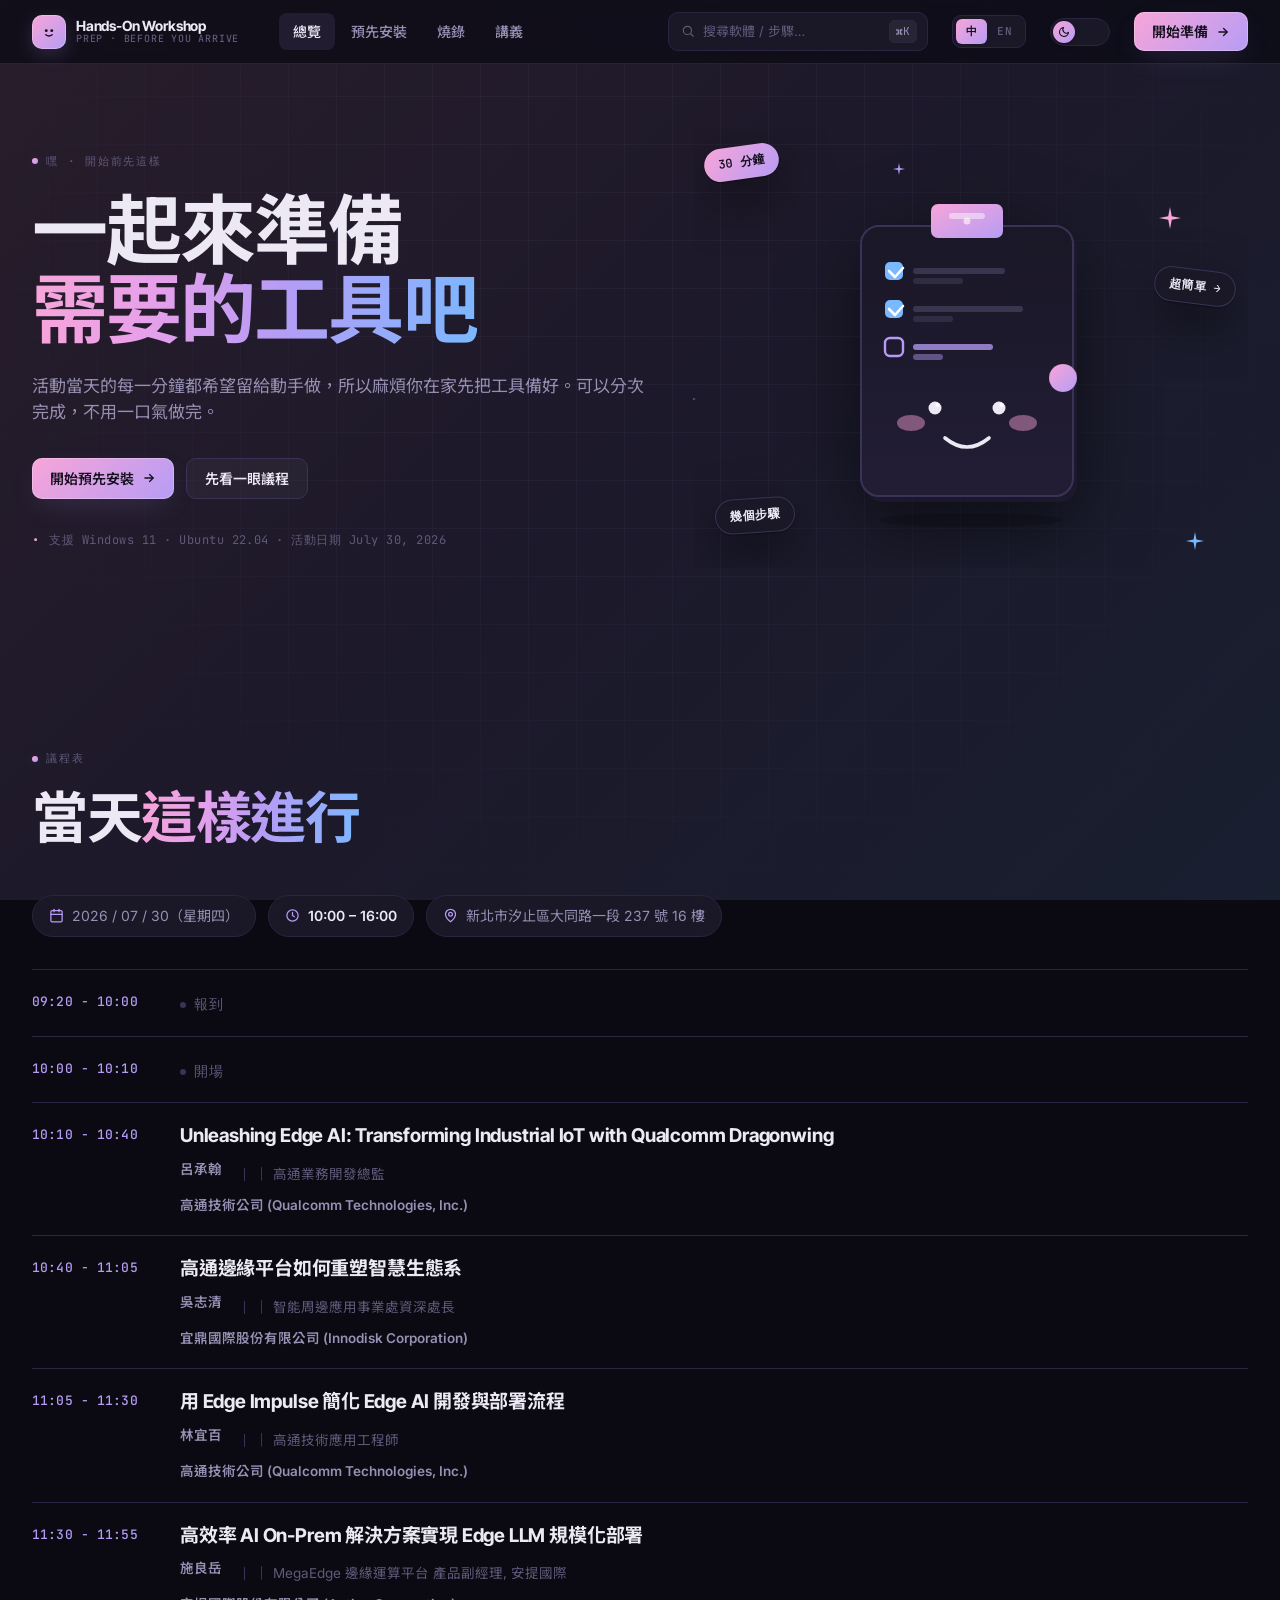
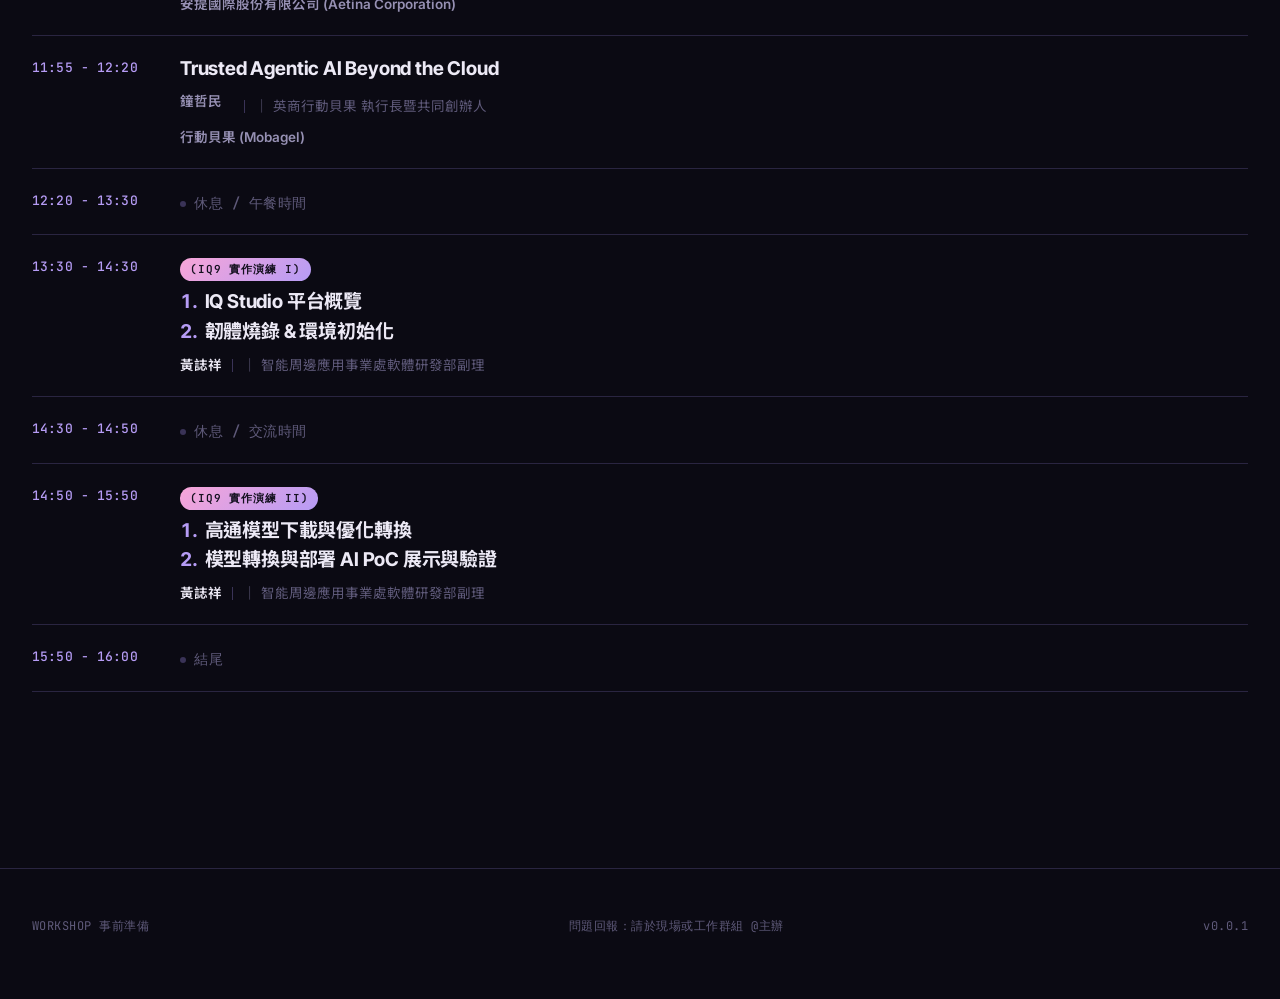
<file: index.html>
<!doctype html>
<html lang="zh-Hant" data-lang="zh" data-theme="dark">
<head>
<meta charset="utf-8" />
<meta name="viewport" content="width=device-width, initial-scale=1" />
<title>Workshop 事前準備 / Workshop Prep</title>
<script>(function(){var d=document.documentElement;try{d.setAttribute('data-theme',localStorage.getItem('how_theme')||'dark');}catch(e){d.setAttribute('data-theme','dark');}try{var l=localStorage.getItem('how_lang')||'zh';d.setAttribute('data-lang',l);d.setAttribute('lang',l==='zh'?'zh-Hant':'en');}catch(e){d.setAttribute('data-lang','zh');}})();</script>
<style>html{background:#0b0a13}html[data-theme="light"]{background:#fbf9fc}</style>
<link rel="preconnect" href="https://fonts.googleapis.com">
<link rel="preconnect" href="https://fonts.gstatic.com" crossorigin>
<link rel="stylesheet" href="https://fonts.googleapis.com/css2?family=Inter+Tight:wght@400;500;600;700;800&family=Inter:wght@400;500;600;700&family=JetBrains+Mono:wght@400;500;600&family=Noto+Sans+TC:wght@400;500;700;900&display=swap">
<link rel="stylesheet" href="styles.css" />
<style>
  /* Reusable SVG mascot symbol */
  .face-icon .eye { transform-origin: center; transform-box: fill-box; }
</style>
</head>
<body>

<!-- ===== Inline SVG library ===== -->
<svg width="0" height="0" style="position:absolute" aria-hidden="true">
  <defs>
    <!-- Brand face icon: two eyes + smile, sits on gradient pill -->
    <symbol id="brand-face" viewBox="0 0 24 24">
      <circle class="eye eye-l" cx="9" cy="10.5" r="1.6" fill="currentColor"/>
      <circle class="eye eye-r" cx="15" cy="10.5" r="1.6" fill="currentColor"/>
      <path d="M8.5 15 Q12 17.5 15.5 15" stroke="currentColor" stroke-width="1.6"
            fill="none" stroke-linecap="round"/>
    </symbol>
    <!-- 4-pointed sparkle -->
    <symbol id="sparkle-glyph" viewBox="0 0 20 20">
      <path d="M10 0 L11.6 8.4 L20 10 L11.6 11.6 L10 20 L8.4 11.6 L0 10 L8.4 8.4 Z"
            fill="currentColor"/>
    </symbol>
  </defs>
</svg>

<!-- ===== NAV ===== -->
<header class="nav">
  <div class="nav-inner">
    <a href="index.html" class="brand">
      <span class="brand-mark" aria-hidden="true">
        <svg viewBox="0 0 24 24" fill="none" class="face-icon" overflow="visible">
          <circle class="eye eye-l" cx="9" cy="10.5" r="1.6" fill="currentColor"/>
          <circle class="eye eye-r" cx="15" cy="10.5" r="1.6" fill="currentColor"/>
          <path d="M8.5 15 Q12 17.5 15.5 15" stroke="currentColor" stroke-width="1.6" fill="none" stroke-linecap="round"/>
        </svg>
      </span>
      <span class="brand-text">
        <span class="top"><span class="zh-only">Hands-On Workshop</span><span class="en-only">Hands-On Workshop</span></span>
        <span class="sub">PREP · BEFORE YOU ARRIVE</span>
      </span>
    </a>

    <nav class="nav-links">
      <a href="index.html" class="nav-link active"><span class="zh-only">總覽</span><span class="en-only">Overview</span></a>
      <a href="pre-install.html" class="nav-link"><span class="zh-only">預先安裝</span><span class="en-only">Pre-Install</span></a>
      <a href="flashing.html" class="nav-link"><span class="zh-only">燒錄</span><span class="en-only">Flashing</span></a>
      <a href="handouts.html" class="nav-link"><span class="zh-only">講義</span><span class="en-only">Handouts</span></a>
    </nav>

    <span class="nav-spacer"></span>

    <button class="nav-search" data-open-search aria-label="Open search">
      <svg viewBox="0 0 24 24" fill="none" stroke="currentColor" stroke-width="2" stroke-linecap="round" stroke-linejoin="round"><circle cx="11" cy="11" r="7"/><path d="m21 21-4.3-4.3"/></svg>
      <span class="label zh-only">搜尋軟體 / 步驟…</span>
      <span class="label en-only">Search software / steps…</span>
      <span class="kbd">⌘K</span>
    </button>

    <div class="lang-toggle" role="group" aria-label="Language">
      <button data-lang="zh">中</button>
      <button data-lang="en">EN</button>
    </div>

    <button class="theme-toggle" data-theme-toggle aria-label="Toggle theme">
      <span class="thumb">
        <svg class="icon-moon" viewBox="0 0 24 24" fill="none" stroke="currentColor" stroke-width="2.2" stroke-linecap="round" stroke-linejoin="round"><path d="M21 12.8A9 9 0 1 1 11.2 3a7 7 0 0 0 9.8 9.8z"/></svg>
        <svg class="icon-sun" viewBox="0 0 24 24" fill="none" stroke="currentColor" stroke-width="2.2" stroke-linecap="round" stroke-linejoin="round"><circle cx="12" cy="12" r="4"/><path d="M12 2v2"/><path d="M12 20v2"/><path d="m4.93 4.93 1.41 1.41"/><path d="m17.66 17.66 1.41 1.41"/><path d="M2 12h2"/><path d="M20 12h2"/><path d="m6.34 17.66-1.41 1.41"/><path d="m19.07 4.93-1.41 1.41"/></svg>
      </span>
    </button>

    <a href="pre-install.html" class="btn-cta">
      <span class="zh-only">開始準備</span><span class="en-only">Get Started</span>
      <svg viewBox="0 0 24 24" fill="none" stroke="currentColor" stroke-width="2.2" stroke-linecap="round" stroke-linejoin="round" width="14" height="14"><path d="M5 12h14"/><path d="m13 6 6 6-6 6"/></svg>
    </a>
  </div>
</header>

<!-- ===== HERO ===== -->
<main class="shell">
  <section class="page hero">
    <div>
      <span class="eyebrow">
        <span class="zh-only">嘿 · 開始前先這樣</span>
        <span class="en-only">HEY · BEFORE WE BUILD</span>
      </span>
      <h1 class="display">
        <span class="zh-only">一起來準備<br/><span class="grad-text">需要的工具吧</span></span>
        <span class="en-only">Let's Get<br/><span class="grad-text">Your Tools Ready.</span></span>
      </h1>
      <p class="lead">
        <span class="zh-only">活動當天的每一分鐘都希望留給動手做，所以麻煩你在家先把工具備好。可以分次完成，不用一口氣做完。</span>
        <span class="en-only">Every minute on the day should go to building, not setup. Get your tools ready at home — you can do it in chunks, no need to finish in one sitting.</span>
      </p>

      <div class="hero-cta-row">
        <a href="pre-install.html" class="btn-cta">
          <span class="zh-only">開始預先安裝</span><span class="en-only">Start pre-install</span>
          <svg viewBox="0 0 24 24" fill="none" stroke="currentColor" stroke-width="2.2" stroke-linecap="round" stroke-linejoin="round" width="14" height="14"><path d="M5 12h14"/><path d="m13 6 6 6-6 6"/></svg>
        </a>
        <a href="#agenda" class="btn-ghost">
          <span class="zh-only">先看一眼議程</span><span class="en-only">Peek the agenda</span>
        </a>
      </div>

      <div class="hero-meta">
        <span class="zh-only">支援 Windows 11 · Ubuntu 22.04 · 活動日期 July 30, 2026</span>
        <span class="en-only">Windows 11 · Ubuntu 22.04 · event date July 30, 2026</span>
      </div>
    </div>

    <!-- ===== Mascot scene ===== -->
    <div class="mascot-wrap" aria-hidden="true">

      <span class="sparkle sparkle-1"><svg width="22" height="22"><use href="#sparkle-glyph"/></svg></span>
      <span class="sparkle sparkle-2"><svg width="14" height="14"><use href="#sparkle-glyph"/></svg></span>
      <span class="sparkle sparkle-3"><svg width="18" height="18"><use href="#sparkle-glyph"/></svg></span>
      <span class="sparkle sparkle-4"><svg width="12" height="12"><use href="#sparkle-glyph"/></svg></span>

      <span class="sticker sticker-1 accent">
        <span class="zh-only">30 分鐘</span><span class="en-only">30 min</span>
      </span>
      <span class="sticker sticker-2">
        <span class="zh-only">超簡單 →</span><span class="en-only">easy →</span>
      </span>
      <span class="sticker sticker-3">
        <span class="zh-only">幾個步驟</span><span class="en-only">steps</span>
      </span>

      <svg class="mascot" viewBox="0 0 320 380">
        <defs>
          <linearGradient id="paperFill" x1="0" x2="0" y1="0" y2="1">
            <stop offset="0"  stop-color="var(--surface)"/>
            <stop offset="1"  stop-color="var(--surface-2)"/>
          </linearGradient>
          <linearGradient id="clipFill" x1="0" x2="1" y1="0" y2="1">
            <stop offset="0" stop-color="var(--c-pink)"/>
            <stop offset="1" stop-color="var(--c-lavender)"/>
          </linearGradient>
        </defs>

        <!-- ground shadow -->
        <ellipse cx="160" cy="362" rx="92" ry="7" fill="rgba(0,0,0,0.18)"/>

        <!-- clipboard back panel (slight offset for depth) -->
        <rect x="54" y="74" width="212" height="270" rx="18"
              fill="var(--surface-2)" opacity="0.6"/>

        <!-- clipboard body -->
        <rect x="50" y="68" width="212" height="270" rx="18"
              fill="url(#paperFill)" stroke="var(--border-strong)" stroke-width="2"/>

        <!-- clip at top -->
        <rect x="120" y="46" width="72" height="34" rx="7" fill="url(#clipFill)"/>
        <rect x="138" y="55" width="36" height="6"  rx="3" fill="rgba(255,255,255,0.45)"/>
        <circle cx="156" cy="63" r="3.5" fill="rgba(255,255,255,0.6)"/>

        <!-- checklist rows -->
        <g>
          <!-- row 1 ✓ -->
          <rect x="74" y="104" width="18" height="18" rx="5" fill="var(--c-blue)"/>
          <path d="M78 113 L84 119 L92 110" stroke="white" stroke-width="2.6"
                fill="none" stroke-linecap="round" stroke-linejoin="round"/>
          <rect x="102" y="110" width="92" height="6" rx="3" fill="var(--text-3)" opacity="0.45"/>
          <rect x="102" y="120" width="50" height="6" rx="3" fill="var(--text-3)" opacity="0.3"/>

          <!-- row 2 ✓ -->
          <rect x="74" y="142" width="18" height="18" rx="5" fill="var(--c-blue)"/>
          <path d="M78 151 L84 157 L92 148" stroke="white" stroke-width="2.6"
                fill="none" stroke-linecap="round" stroke-linejoin="round"/>
          <rect x="102" y="148" width="110" height="6" rx="3" fill="var(--text-3)" opacity="0.45"/>
          <rect x="102" y="158" width="40" height="6"  rx="3" fill="var(--text-3)" opacity="0.3"/>

          <!-- row 3 (open, accented) -->
          <rect x="74" y="180" width="18" height="18" rx="5"
                fill="none" stroke="var(--accent)" stroke-width="2.4"/>
          <rect x="102" y="186" width="80" height="6" rx="3" fill="var(--accent)" opacity="0.75"/>
          <rect x="102" y="196" width="30" height="6" rx="3" fill="var(--accent)" opacity="0.45"/>
        </g>

        <!-- face area: blush + eyes + smile -->
        <g>
          <ellipse cx="100" cy="265" rx="14" ry="8" fill="var(--c-pink)" opacity="0.45"/>
          <ellipse cx="212" cy="265" rx="14" ry="8" fill="var(--c-pink)" opacity="0.45"/>

          <circle class="eye eye-l" cx="124" cy="250" r="6.5" fill="var(--text)"/>
          <circle class="eye eye-r" cx="188" cy="250" r="6.5" fill="var(--text)"/>
          <!-- eye shine -->
          <circle cx="126.5" cy="247" r="2" fill="white"/>
          <circle cx="190.5" cy="247" r="2" fill="white"/>

          <!-- smile -->
          <path d="M134 280 Q156 298 178 280" stroke="var(--text)" stroke-width="3.6"
                fill="none" stroke-linecap="round"/>
        </g>

        <!-- little hand waving -->
        <g class="hand">
          <circle cx="252" cy="220" r="14" fill="url(#clipFill)"/>
          <circle cx="252" cy="220" r="14" fill="none" stroke="rgba(0,0,0,0.08)" stroke-width="1"/>
        </g>
      </svg>
    </div>
  </section>


  <!-- ===== AGENDA ===== -->
  <section class="section" id="agenda">
    <div class="section-head">
      <span class="eyebrow"><span class="zh-only">議程表</span><span class="en-only">AGENDA</span></span>
      <h2 class="display">
        <span class="zh-only">當天<span class="grad-text">這樣進行</span></span>
        <span class="en-only">How the Day Runs.</span>
      </h2>
    </div>

    <div class="ag-meta">
      <span class="chip">
        <svg viewBox="0 0 24 24" fill="none" stroke="currentColor" stroke-width="2" stroke-linecap="round" stroke-linejoin="round"><rect x="3" y="4" width="18" height="18" rx="2"/><path d="M16 2v4"/><path d="M8 2v4"/><path d="M3 10h18"/></svg>
        2026 / 07 / 30（星期四）
      </span>
      <span class="chip">
        <svg viewBox="0 0 24 24" fill="none" stroke="currentColor" stroke-width="2" stroke-linecap="round" stroke-linejoin="round"><circle cx="12" cy="12" r="9"/><path d="M12 7v5l3 2"/></svg>
        <b>10:00 – 16:00</b>
      </span>
      <span class="chip">
        <svg viewBox="0 0 24 24" fill="none" stroke="currentColor" stroke-width="2" stroke-linecap="round" stroke-linejoin="round"><path d="M20 10c0 6-8 12-8 12s-8-6-8-12a8 8 0 0 1 16 0z"/><circle cx="12" cy="10" r="3"/></svg>
        新北市汐止區大同路一段 237 號 16 樓
      </span>
    </div>

    <div class="timeline">

      <div class="ag-row is-break">
        <div class="ag-time">09:20 - 10:00</div>
        <div class="ag-body"><div class="ag-label">報到</div></div>
      </div>

      <div class="ag-row is-break">
        <div class="ag-time">10:00 - 10:10</div>
        <div class="ag-body"><div class="ag-label">開場</div></div>
      </div>

      <div class="ag-row">
        <div class="ag-time">10:10 - 10:40</div>
        <div class="ag-body">
          <div class="ag-title">Unleashing Edge AI: Transforming Industrial IoT with Qualcomm Dragonwing</div>
          <div class="ag-speaker">
            <span class="org">呂承翰</span>
            <span class="who"><span class="name"></span><span class="divider"></span><span class="role">｜ 高通業務開發總監</span></span>
          </div>
          <div class="ag-speaker">
            <span class="org">高通技術公司 (Qualcomm Technologies, Inc.)</span>
          </div>
        </div>
      </div>

      <div class="ag-row">
        <div class="ag-time">10:40 - 11:05</div>
        <div class="ag-body">
          <div class="ag-title">高通邊緣平台如何重塑智慧生態系</div>
          <div class="ag-speaker">
            <span class="org">吳志清</span>
            <span class="who"><span class="name"></span><span class="divider"></span><span class="role">｜ 智能周邊應用事業處資深處長</span></span>
          </div>
          <div class="ag-speaker">
            <span class="org">宜鼎國際股份有限公司 (Innodisk Corporation)</span>
          </div>
        </div>
      </div>

      <div class="ag-row">
        <div class="ag-time">11:05 - 11:30</div>
        <div class="ag-body">
          <div class="ag-title">用 Edge Impulse 簡化 Edge AI 開發與部署流程</div>
          <div class="ag-speaker">
            <span class="org">林宜百</span>
            <span class="who"><span class="name"></span><span class="divider"></span><span class="role">｜ 高通技術應用工程師</span></span>
          </div>
          <div class="ag-speaker">
            <span class="org">高通技術公司 (Qualcomm Technologies, Inc.)</span>
          </div>
        </div>
      </div>

      <div class="ag-row">
        <div class="ag-time">11:30 - 11:55</div>
        <div class="ag-body">
          <div class="ag-title">高效率 AI On-Prem 解決方案實現 Edge LLM 規模化部署</div>
          <div class="ag-speaker">
            <span class="org">施良岳</span>
            <span class="who"><span class="name"></span><span class="divider"></span><span class="role">｜ MegaEdge 邊緣運算平台 產品副經理, 安提國際</span></span>
          </div>
          <div class="ag-speaker">
            <span class="org">安提國際股份有限公司 (Aetina Corporation)</span>
          </div>
        </div>
      </div>

      <div class="ag-row">
        <div class="ag-time">11:55 - 12:20</div>
        <div class="ag-body">
          <div class="ag-title">Trusted Agentic AI Beyond the Cloud</div>
          <div class="ag-speaker">
            <span class="org">鐘哲民</span>
            <span class="who"><span class="name"></span><span class="divider"></span><span class="role">｜ 英商行動貝果 執行長暨共同創辦人</span></span>
          </div>
          <div class="ag-speaker">
            <span class="org">行動貝果 (Mobagel)</span>
          </div>
        </div>
      </div>

      <div class="ag-row is-break">
        <div class="ag-time">12:20 - 13:30</div>
        <div class="ag-body"><div class="ag-label">休息 / 午餐時間</div></div>
      </div>

      <div class="ag-row is-lab">
        <div class="ag-time">13:30 - 14:30</div>
        <div class="ag-body">
          <span class="ag-tag">(IQ9 實作演練 I)</span>
          <ul class="ag-nums">
            <li><span class="n">1.</span> IQ Studio 平台概覽</li>
            <li><span class="n">2.</span> 韌體燒錄 &amp; 環境初始化</li>
          </ul>
          <div class="ag-speaker">
            <span class="who"><span class="name">黃誌祥</span><span class="divider"></span><span class="role">｜ 智能周邊應用事業處軟體研發部副理</span></span>
          </div>
        </div>
      </div>

      <div class="ag-row is-break">
        <div class="ag-time">14:30 - 14:50</div>
        <div class="ag-body"><div class="ag-label">休息 / 交流時間</div></div>
      </div>

      <div class="ag-row is-lab">
        <div class="ag-time">14:50 - 15:50</div>
        <div class="ag-body">
          <span class="ag-tag">(IQ9 實作演練 II)</span>
          <ul class="ag-nums">
            <li><span class="n">1.</span> 高通模型下載與優化轉換</li>
            <li><span class="n">2.</span> 模型轉換與部署 AI PoC 展示與驗證</li>
          </ul>
          <div class="ag-speaker">
            <span class="who"><span class="name">黃誌祥</span><span class="divider"></span><span class="role">｜ 智能周邊應用事業處軟體研發部副理</span></span>
          </div>
        </div>
      </div>

      <div class="ag-row is-break">
        <div class="ag-time">15:50 - 16:00</div>
        <div class="ag-body"><div class="ag-label">結尾</div></div>
      </div>

    </div>
  </section>
</main>

<footer class="foot">
  <div class="foot-inner">
    <span><span class="zh-only">WORKSHOP 事前準備</span><span class="en-only">WORKSHOP PREP SITE</span></span>
    <span>
      <span class="zh-only">問題回報：請於現場或工作群組 @主辦</span>
      <span class="en-only">Questions: ping the organisers on-site or in the channel</span>
    </span>
    <span>v0.0.1</span>
  </div>
</footer>

<!-- ===== SEARCH OVERLAY ===== -->
<div class="search-overlay" id="search-overlay" role="dialog" aria-modal="true">
  <div class="search-panel">
    <div class="search-input-row">
      <svg viewBox="0 0 24 24" fill="none" stroke="currentColor" stroke-width="2" stroke-linecap="round" stroke-linejoin="round"><circle cx="11" cy="11" r="7"/><path d="m21 21-4.3-4.3"/></svg>
      <input id="search-input" type="text" placeholder="搜尋軟體、步驟、FAQ… / search software, steps, FAQ…" autocomplete="off" />
      <span class="esc">ESC</span>
    </div>
    <div class="search-results" id="search-results"></div>
  </div>
</div>

<script src="search-index.js"></script>
<script src="app.js"></script>
</body>
</html>
</file>
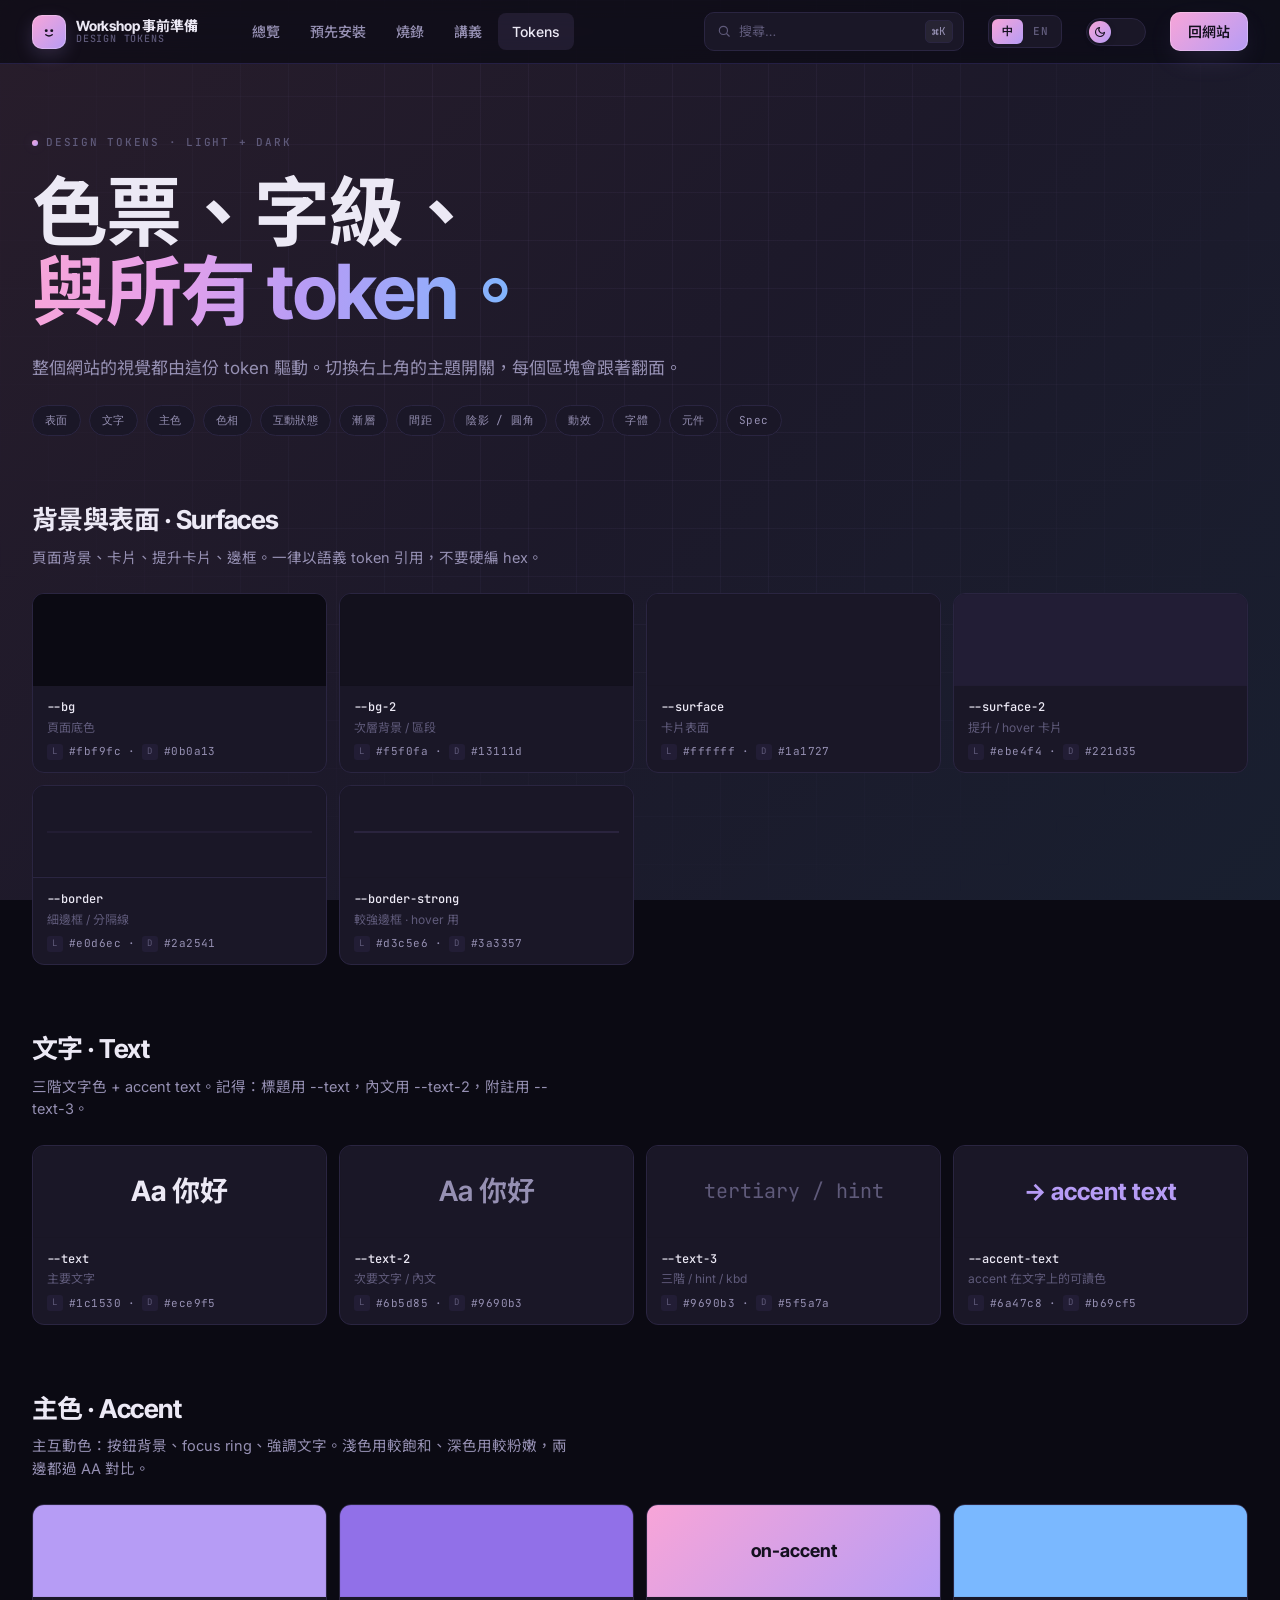
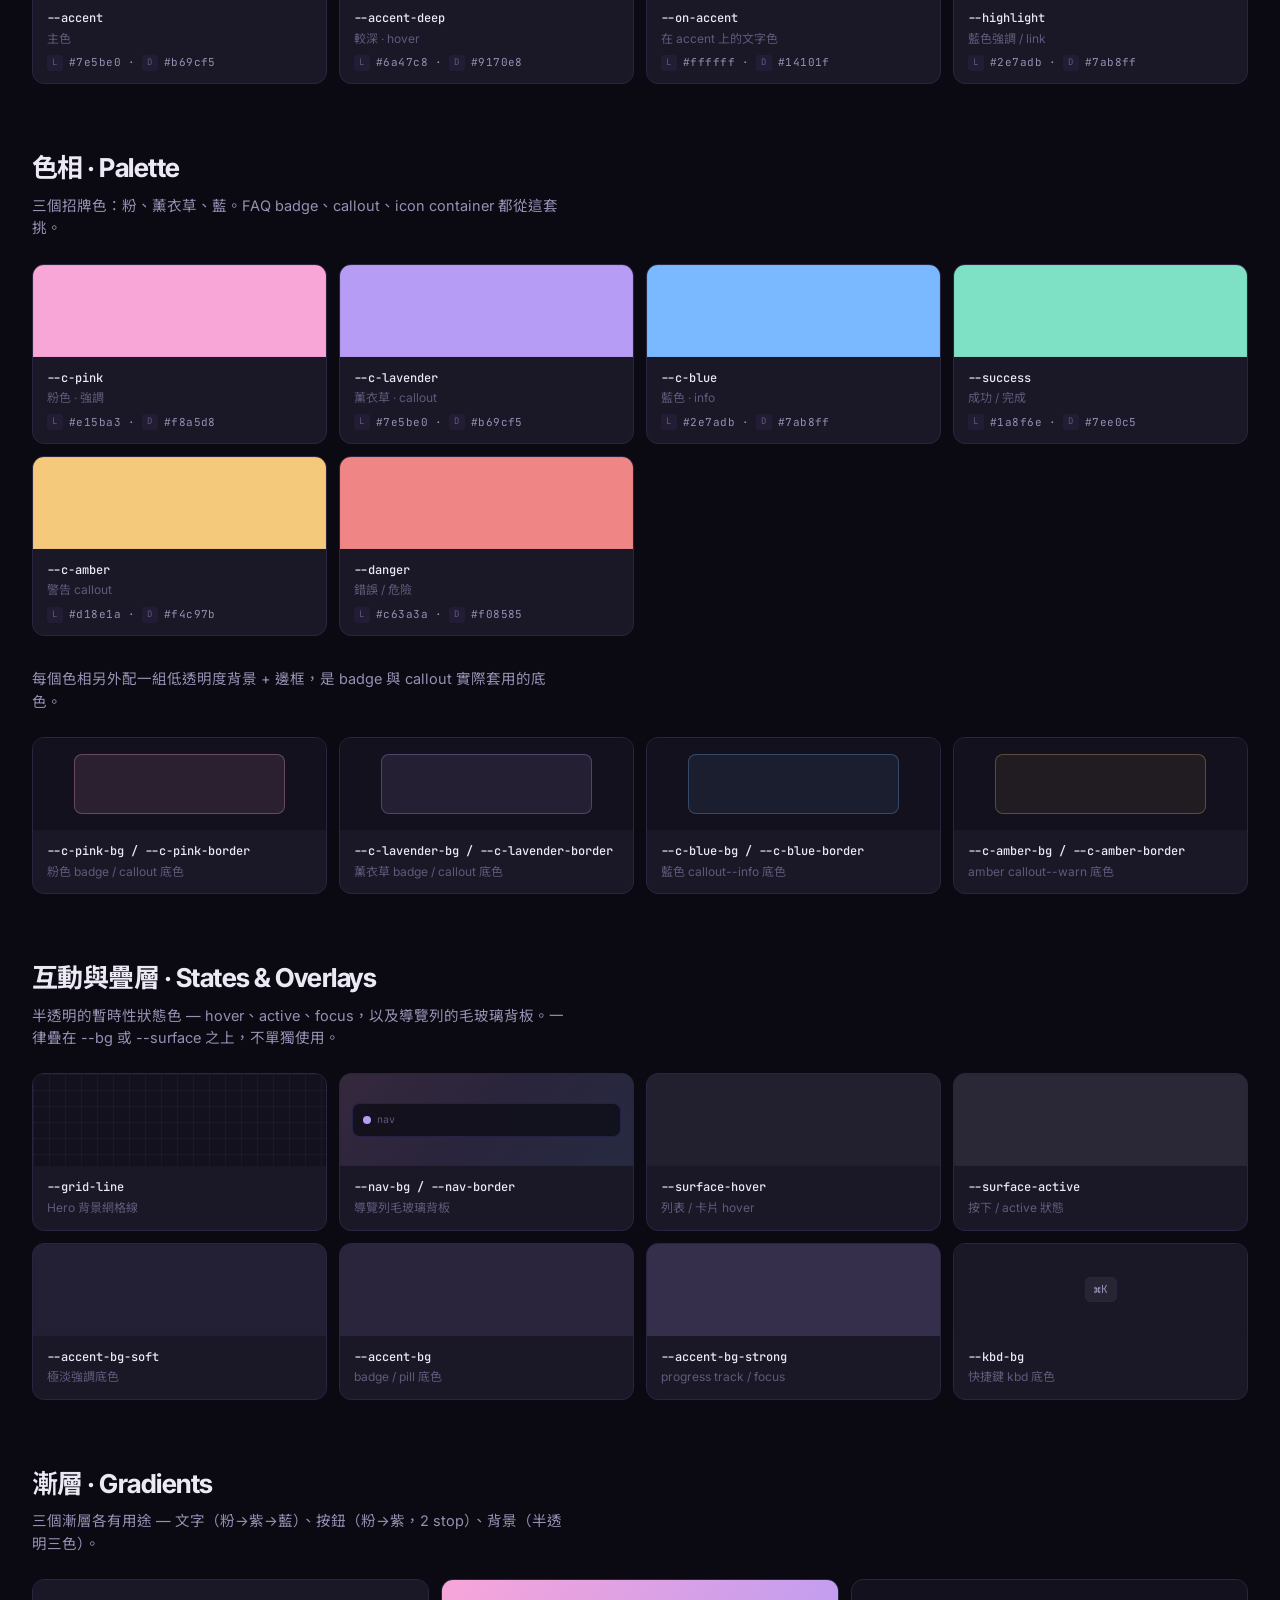
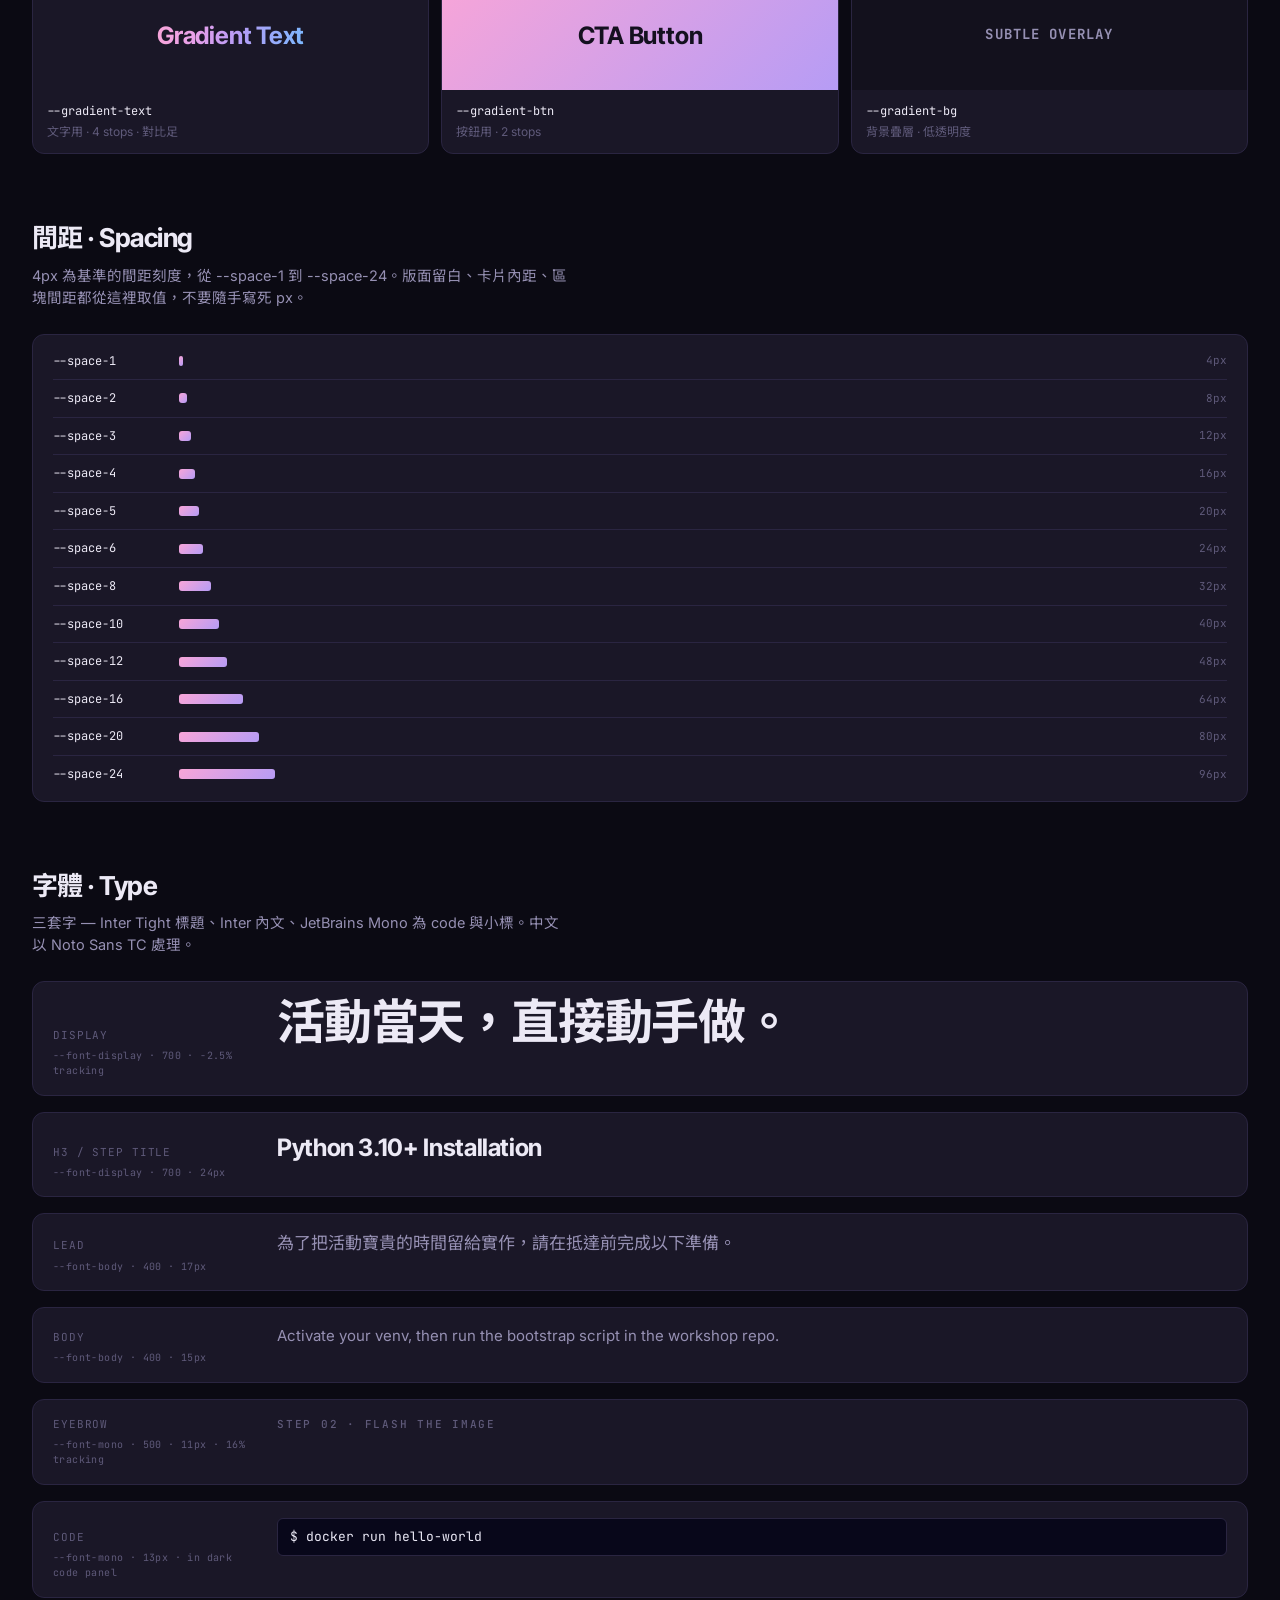
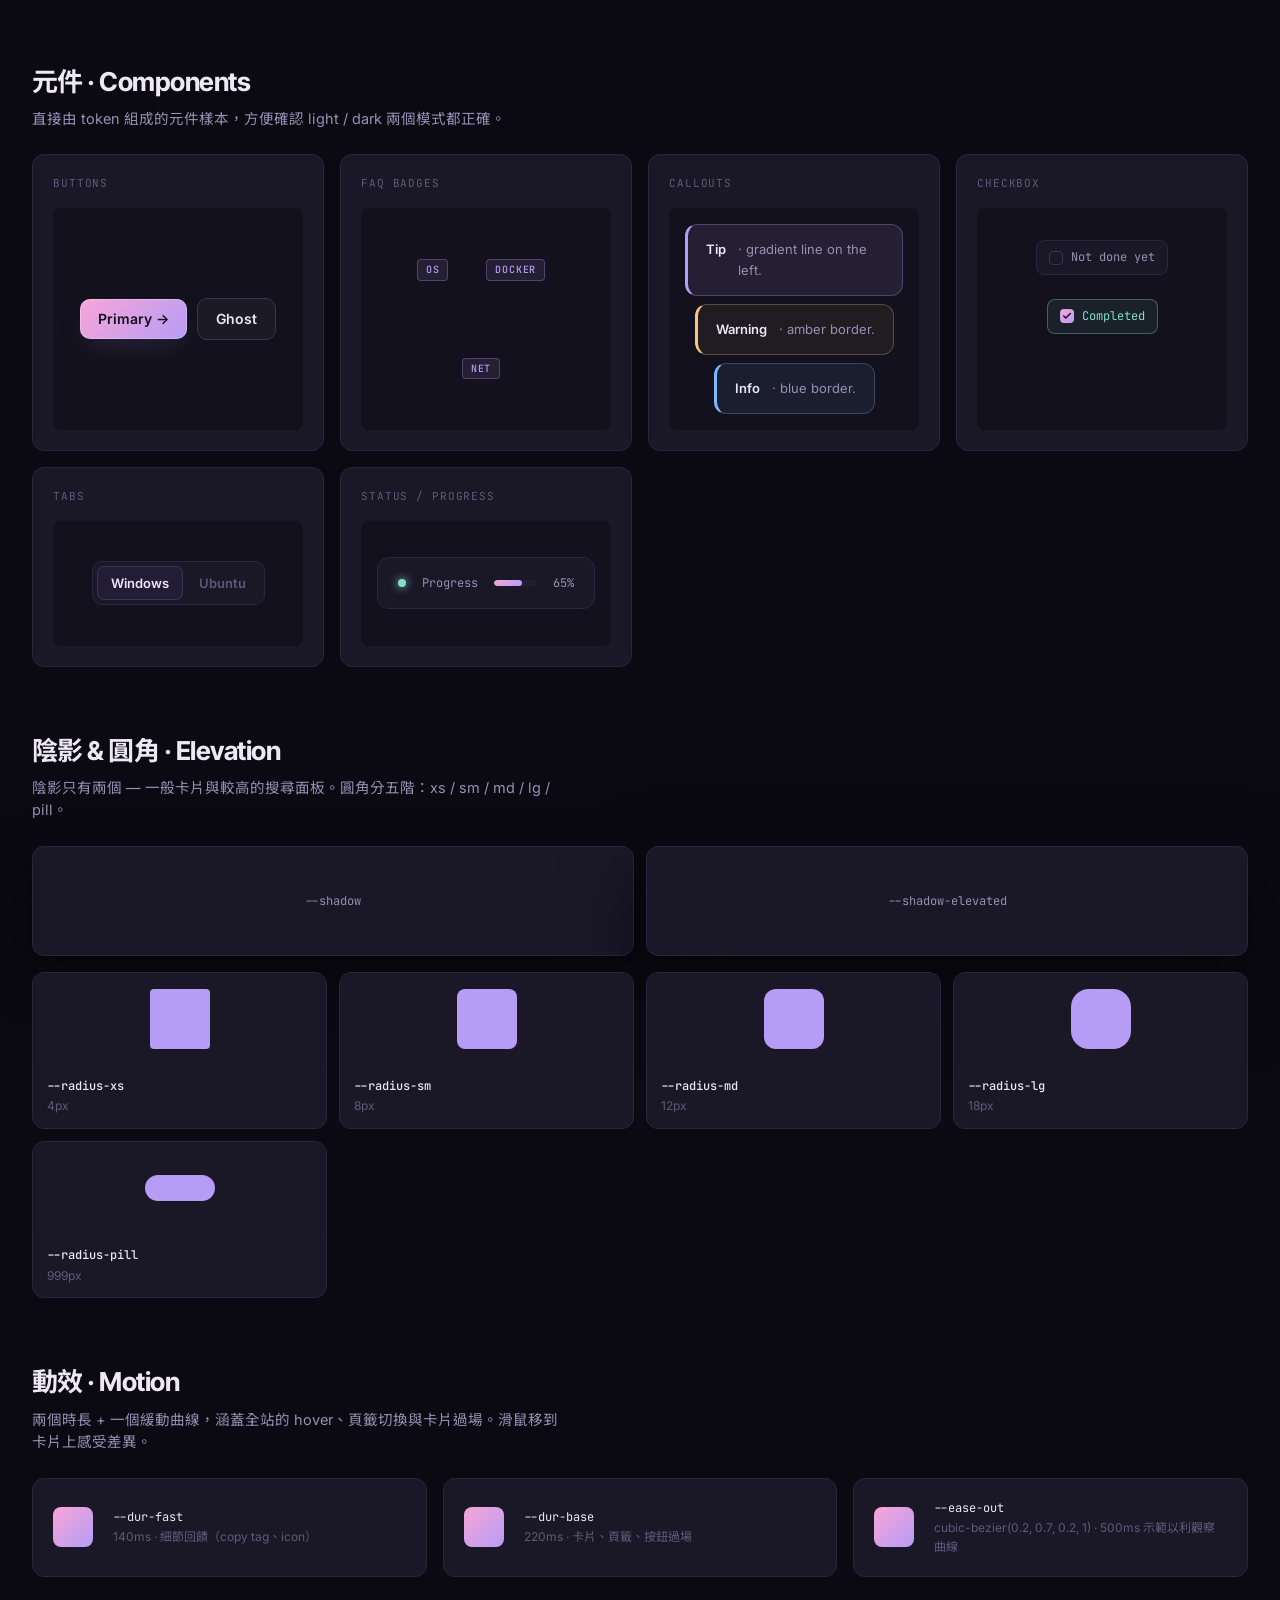
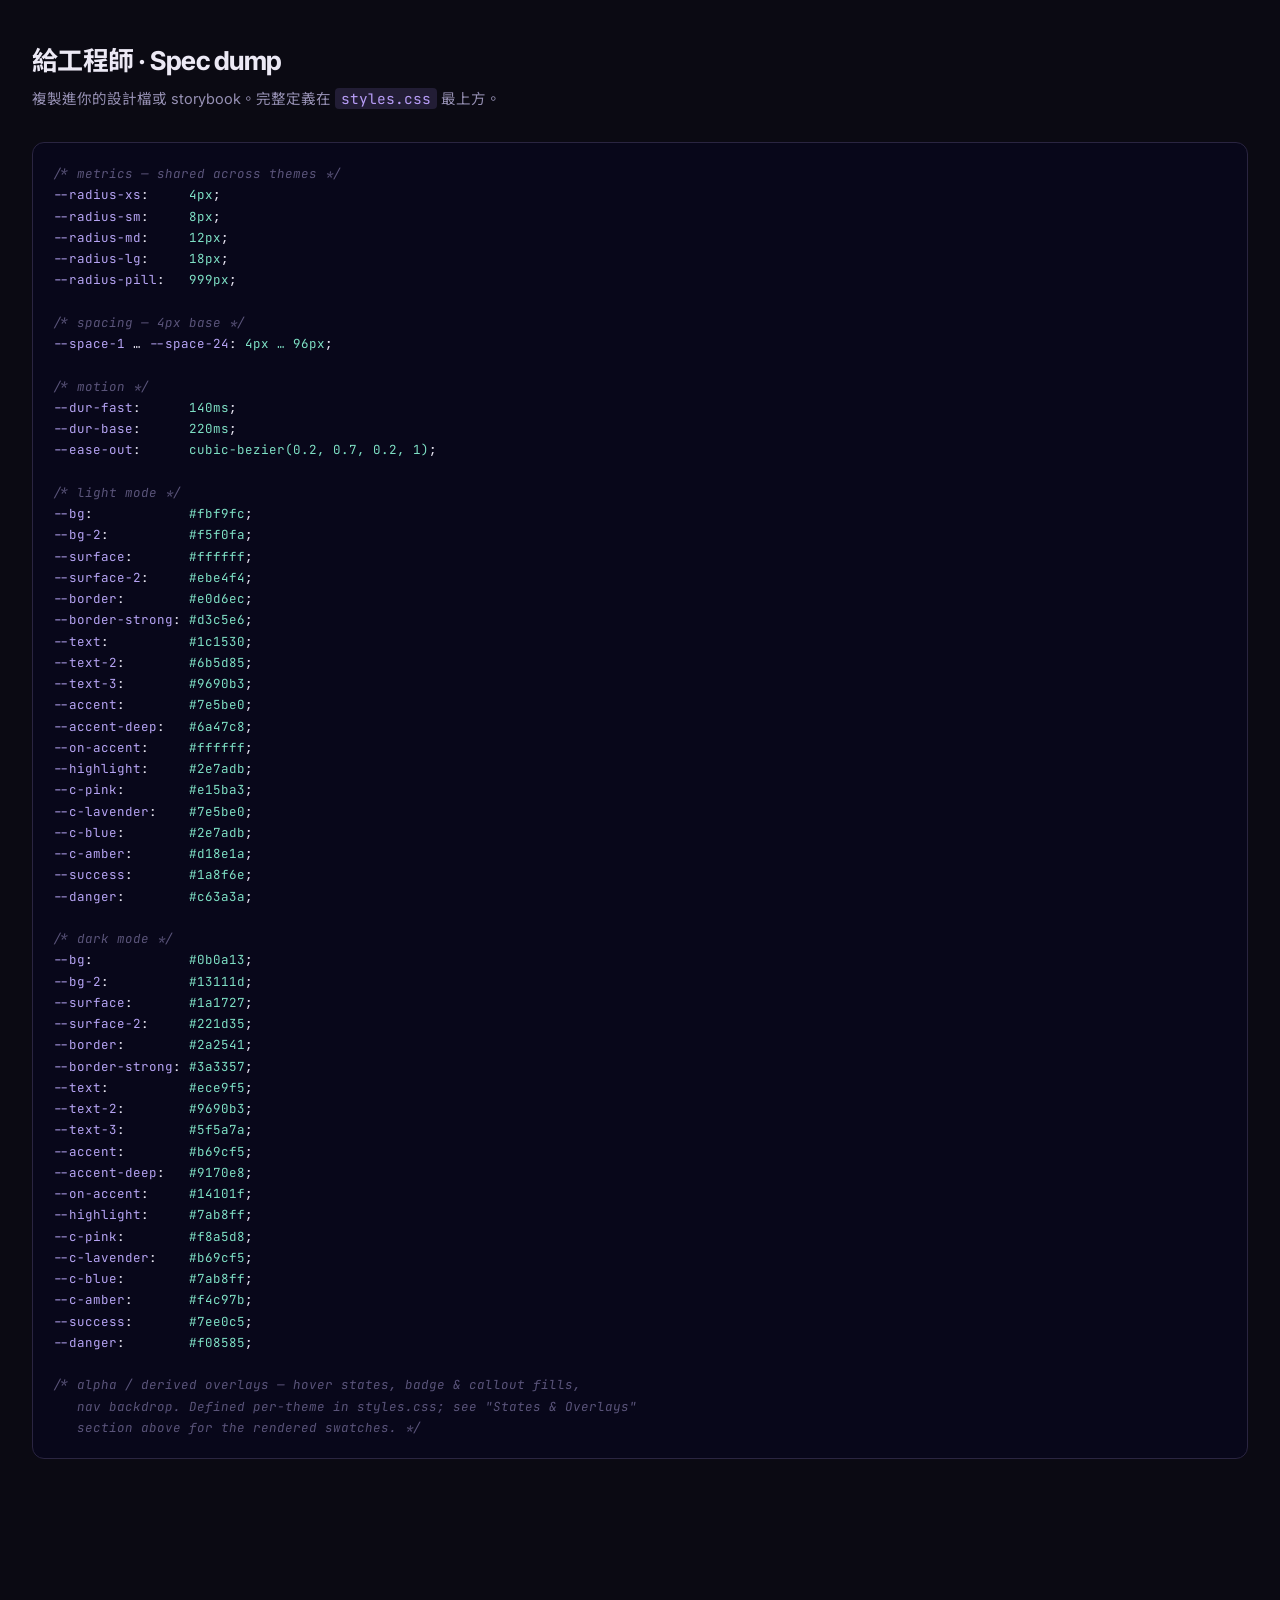
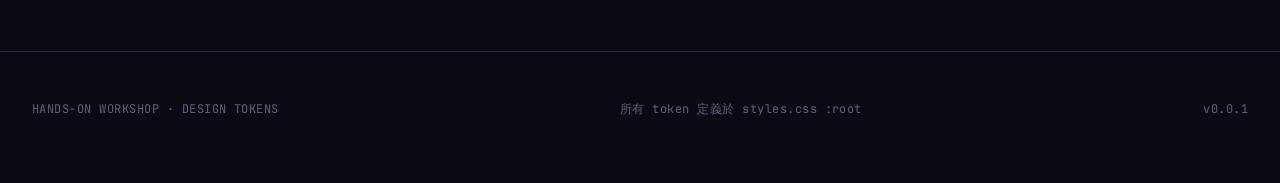
<file: color-tokens.html>
<!doctype html>
<html lang="zh-Hant" data-lang="zh" data-theme="dark">
<head>
<meta charset="utf-8" />
<meta name="viewport" content="width=device-width, initial-scale=1" />
<title>色票 / Tokens — Hands-On Workshop</title>
<script>(function(){var d=document.documentElement;try{d.setAttribute('data-theme',localStorage.getItem('how_theme')||'dark');}catch(e){d.setAttribute('data-theme','dark');}try{var l=localStorage.getItem('how_lang')||'zh';d.setAttribute('data-lang',l);d.setAttribute('lang',l==='zh'?'zh-Hant':'en');}catch(e){d.setAttribute('data-lang','zh');}})();</script>
<style>html{background:#0b0a13}html[data-theme="light"]{background:#fbf9fc}</style>
<link rel="preconnect" href="https://fonts.googleapis.com">
<link rel="preconnect" href="https://fonts.gstatic.com" crossorigin>
<link rel="stylesheet" href="https://fonts.googleapis.com/css2?family=Inter+Tight:wght@400;500;600;700;800&family=Inter:wght@400;500;600;700&family=JetBrains+Mono:wght@400;500;600&family=Noto+Sans+TC:wght@400;500;700;900&display=swap">
<link rel="stylesheet" href="styles.css" />
<style>
  /* Page-specific styles for the swatch grid */
  .tk-grid {
    display: grid;
    grid-template-columns: repeat(auto-fill, minmax(240px, 1fr));
    gap: var(--space-3);
    margin-top: var(--space-6);
  }
  .tk-grid--wide {
    grid-template-columns: repeat(auto-fill, minmax(320px, 1fr));
  }
  .tk-grid--two {
    grid-template-columns: repeat(2, minmax(0, 1fr));
  }
  .swatch {
    position: relative;
    display: flex;
    flex-direction: column;
    background: var(--surface);
    border: 1px solid var(--border);
    border-radius: var(--radius-md);
    overflow: hidden;
    transition: border-color var(--dur-fast), transform var(--dur-fast);
  }
  .swatch:hover { border-color: var(--border-strong); }
  .swatch-chip {
    height: 92px;
    position: relative;
  }
  .swatch-chip::after {
    content: '';
    position: absolute;
    inset: 0;
    box-shadow: inset 0 0 0 1px rgba(0,0,0,0.04);
    pointer-events: none;
  }
  .swatch-meta {
    padding: 12px 14px;
    display: flex;
    flex-direction: column;
    gap: 2px;
  }
  .swatch-meta .name {
    font-family: var(--font-mono);
    font-size: 12px;
    color: var(--text);
    font-weight: 500;
  }
  .swatch-meta .role {
    font-size: 12px;
    color: var(--text-3);
  }
  .swatch-meta .hex {
    margin-top: 4px;
    display: inline-flex;
    align-items: center;
    gap: 6px;
    font-family: var(--font-mono);
    font-size: 11px;
    color: var(--text-2);
    letter-spacing: 0.04em;
  }
  .swatch-meta .hex .light, .swatch-meta .hex .dark {
    display: inline-flex; align-items: center; gap: 4px;
  }
  .swatch-meta .hex .mode {
    font-size: 9px; padding: 1px 5px; border-radius: 3px;
    background: var(--surface-2); color: var(--text-3);
    letter-spacing: 0.1em; text-transform: uppercase;
  }
  .copy-tag {
    position: absolute;
    top: 8px; right: 8px;
    background: rgba(0,0,0,0.45);
    color: #fff;
    font-family: var(--font-mono);
    font-size: 10px;
    padding: 3px 7px;
    border-radius: 4px;
    opacity: 0;
    transition: opacity var(--dur-fast);
    cursor: pointer;
  }
  .swatch:hover .copy-tag { opacity: 1; }
  .copy-tag.copied { background: var(--success); color: #fff; opacity: 1; }

  /* Token section header */
  .tk-section { margin-top: var(--space-16); }
  .tk-section h2 {
    font-family: var(--font-display);
    font-size: 26px;
    font-weight: 700;
    letter-spacing: -0.02em;
    color: var(--text);
    margin: 0;
  }
  .tk-section .sub {
    margin-top: 6px;
    color: var(--text-2);
    font-size: 14.5px;
    max-width: 60ch;
  }

  /* Gradient row */
  .grad-row {
    display: grid;
    grid-template-columns: repeat(auto-fit, minmax(280px, 1fr));
    gap: var(--space-3);
    margin-top: var(--space-6);
  }
  .grad-card {
    background: var(--surface);
    border: 1px solid var(--border);
    border-radius: var(--radius-md);
    overflow: hidden;
  }
  .grad-card .preview {
    height: 110px;
    display: grid;
    place-items: center;
    font-family: var(--font-display);
    font-weight: 700;
    font-size: 24px;
    letter-spacing: -0.01em;
  }
  .grad-card .meta { padding: 12px 14px; }
  .grad-card .meta .name { font-family: var(--font-mono); font-size: 12px; color: var(--text); }
  .grad-card .meta .role { font-size: 12px; color: var(--text-3); margin-top: 2px; }

  /* Type sample */
  .type-row {
    display: flex;
    flex-direction: column;
    gap: var(--space-4);
    margin-top: var(--space-6);
  }
  .type-sample {
    display: grid;
    grid-template-columns: 200px 1fr;
    align-items: baseline;
    gap: var(--space-6);
    padding: var(--space-4) var(--space-5);
    background: var(--surface);
    border: 1px solid var(--border);
    border-radius: var(--radius-md);
  }
  .type-sample .label {
    font-family: var(--font-mono);
    font-size: 11px;
    color: var(--text-3);
    letter-spacing: 0.08em;
    text-transform: uppercase;
  }
  .type-sample .label .spec {
    display: block;
    margin-top: 4px;
    font-size: 10px;
    color: var(--text-3);
    text-transform: none;
    letter-spacing: 0.04em;
  }

  /* Component preview row */
  .comp-row {
    display: grid;
    grid-template-columns: repeat(auto-fit, minmax(280px, 1fr));
    gap: var(--space-4);
    margin-top: var(--space-6);
  }
  .comp-card {
    padding: var(--space-5);
    background: var(--surface);
    border: 1px solid var(--border);
    border-radius: var(--radius-md);
    display: flex;
    flex-direction: column;
    gap: var(--space-4);
    min-height: 200px;
  }
  .comp-card .head {
    font-family: var(--font-mono);
    font-size: 11px;
    color: var(--text-3);
    letter-spacing: 0.08em;
    text-transform: uppercase;
  }
  .comp-card .stage {
    flex: 1;
    display: grid;
    place-items: center;
    padding: var(--space-4);
    background: var(--bg-2);
    border-radius: var(--radius-sm);
  }

  /* Shadow demo */
  .shadow-demo {
    display: grid;
    place-items: center;
    height: 110px;
    background: var(--surface);
    border-radius: var(--radius-md);
    box-shadow: var(--shadow);
    font-family: var(--font-mono);
    font-size: 12px;
    color: var(--text-2);
    border: 1px solid var(--border);
  }
  .shadow-demo--elev { box-shadow: var(--shadow-elevated); }

  /* Jump nav */
  .tk-jumpnav {
    display: flex;
    flex-wrap: wrap;
    gap: 8px;
    margin-top: var(--space-6);
  }
  .tk-jumpnav a {
    font-family: var(--font-mono);
    font-size: 11px;
    letter-spacing: 0.04em;
    padding: 6px 12px;
    border-radius: var(--radius-pill);
    border: 1px solid var(--border);
    color: var(--text-2);
    text-decoration: none;
    background: var(--surface);
    transition: border-color var(--dur-fast), color var(--dur-fast), background var(--dur-fast);
  }
  .tk-jumpnav a:hover {
    border-color: var(--accent);
    color: var(--accent-text);
    background: var(--accent-bg-soft);
  }

  /* Spacing scale */
  .space-scale {
    margin-top: var(--space-6);
    background: var(--surface);
    border: 1px solid var(--border);
    border-radius: var(--radius-md);
    padding: var(--space-2) var(--space-5);
  }
  .space-row {
    display: flex;
    align-items: center;
    gap: var(--space-4);
    padding: 9px 0;
    border-bottom: 1px solid var(--border);
  }
  .space-row:last-child { border-bottom: none; }
  .space-row .name {
    width: 110px;
    flex-shrink: 0;
    font-family: var(--font-mono);
    font-size: 12px;
    color: var(--text);
  }
  .space-row .bar {
    height: 10px;
    border-radius: 3px;
    background: var(--gradient-btn);
    flex-shrink: 0;
  }
  .space-row .px {
    margin-left: auto;
    font-family: var(--font-mono);
    font-size: 11px;
    color: var(--text-3);
  }

  /* Motion demo */
  .motion-card {
    padding: var(--space-5);
    background: var(--surface);
    border: 1px solid var(--border);
    border-radius: var(--radius-md);
    display: flex;
    align-items: center;
    gap: var(--space-5);
  }
  .motion-card .swatch-square {
    width: 40px;
    height: 40px;
    flex-shrink: 0;
    background: var(--gradient-btn);
    border-radius: var(--radius-sm);
    transition: transform var(--motion-dur, 220ms) var(--ease-out);
  }
  .motion-card:hover .swatch-square { transform: scale(1.25) rotate(8deg); }
  .motion-card .name { font-family: var(--font-mono); font-size: 12px; color: var(--text); }
  .motion-card .role { font-size: 12px; color: var(--text-3); margin-top: 2px; }

  /* Code panel for the spec dump */
  .spec-dump {
    margin-top: var(--space-8);
    padding: var(--space-5);
    background: var(--code-bg);
    border: 1px solid var(--code-border);
    border-radius: var(--radius-md);
    font-family: var(--font-mono);
    font-size: 12.5px;
    line-height: 1.7;
    color: var(--code-text);
    overflow-x: auto;
    white-space: pre;
  }
  .spec-dump .k { color: #B6A4F4; }
  .spec-dump .v { color: #7ee0c5; }
  .spec-dump .c { color: #5A547A; font-style: italic; }
</style>
</head>
<body>

<header class="nav">
  <div class="nav-inner">
    <a href="index.html" class="brand">
      <span class="brand-mark" aria-hidden="true">
        <svg viewBox="0 0 24 24" fill="none" class="face-icon" overflow="visible">
          <circle class="eye eye-l" cx="9" cy="10.5" r="1.6" fill="currentColor"/>
          <circle class="eye eye-r" cx="15" cy="10.5" r="1.6" fill="currentColor"/>
          <path d="M8.5 15 Q12 17.5 15.5 15" stroke="currentColor" stroke-width="1.6" fill="none" stroke-linecap="round"/>
        </svg>
      </span>
      <span class="brand-text">
        <span class="top"><span class="zh-only">Workshop 事前準備</span><span class="en-only">Workshop Prep</span></span>
        <span class="sub">DESIGN TOKENS</span>
      </span>
    </a>
    <nav class="nav-links">
      <a href="index.html" class="nav-link"><span class="zh-only">總覽</span><span class="en-only">Overview</span></a>
      <a href="pre-install.html" class="nav-link"><span class="zh-only">預先安裝</span><span class="en-only">Pre-Install</span></a>
      <a href="flashing.html" class="nav-link"><span class="zh-only">燒錄</span><span class="en-only">Flashing</span></a>
      <a href="handouts.html" class="nav-link"><span class="zh-only">講義</span><span class="en-only">Handouts</span></a>
      <a href="color-tokens.html" class="nav-link active">Tokens</a>
    </nav>
    <span class="nav-spacer"></span>
    <button class="nav-search" data-open-search aria-label="Open search">
      <svg viewBox="0 0 24 24" fill="none" stroke="currentColor" stroke-width="2" stroke-linecap="round" stroke-linejoin="round"><circle cx="11" cy="11" r="7"/><path d="m21 21-4.3-4.3"/></svg>
      <span class="label zh-only">搜尋…</span>
      <span class="label en-only">Search…</span>
      <span class="kbd">⌘K</span>
    </button>
    <div class="lang-toggle"><button data-lang="zh">中</button><button data-lang="en">EN</button></div>
    <button class="theme-toggle" data-theme-toggle aria-label="Toggle theme">
      <span class="thumb">
        <svg class="icon-moon" viewBox="0 0 24 24" fill="none" stroke="currentColor" stroke-width="2.2" stroke-linecap="round" stroke-linejoin="round"><path d="M21 12.8A9 9 0 1 1 11.2 3a7 7 0 0 0 9.8 9.8z"/></svg>
        <svg class="icon-sun" viewBox="0 0 24 24" fill="none" stroke="currentColor" stroke-width="2.2" stroke-linecap="round" stroke-linejoin="round"><circle cx="12" cy="12" r="4"/><path d="M12 2v2"/><path d="M12 20v2"/><path d="m4.93 4.93 1.41 1.41"/><path d="m17.66 17.66 1.41 1.41"/><path d="M2 12h2"/><path d="M20 12h2"/><path d="m6.34 17.66-1.41 1.41"/><path d="m19.07 4.93-1.41 1.41"/></svg>
      </span>
    </button>
    <a href="index.html" class="btn-cta">
      <span class="zh-only">回網站</span><span class="en-only">To site</span>
    </a>
  </div>
</header>

<main class="shell">
  <section class="page">

    <span class="eyebrow">DESIGN TOKENS · LIGHT + DARK</span>
    <h1 class="display">
      <span class="zh-only">色票、字級、<br/><span class="grad-text">與所有 token。</span></span>
      <span class="en-only">Palette, type,<br/><span class="grad-text">and every token.</span></span>
    </h1>
    <p class="lead">
      <span class="zh-only">整個網站的視覺都由這份 token 驅動。切換右上角的主題開關，每個區塊會跟著翻面。</span>
      <span class="en-only">The whole site is driven by these CSS custom properties. Flip the theme switch top-right and every section follows.</span>
    </p>

    <nav class="tk-jumpnav" aria-label="Section navigation">
      <a href="#surfaces"><span class="zh-only">表面</span><span class="en-only">Surfaces</span></a>
      <a href="#text"><span class="zh-only">文字</span><span class="en-only">Text</span></a>
      <a href="#accent"><span class="zh-only">主色</span><span class="en-only">Accent</span></a>
      <a href="#palette"><span class="zh-only">色相</span><span class="en-only">Palette</span></a>
      <a href="#states"><span class="zh-only">互動狀態</span><span class="en-only">States</span></a>
      <a href="#gradients"><span class="zh-only">漸層</span><span class="en-only">Gradients</span></a>
      <a href="#spacing"><span class="zh-only">間距</span><span class="en-only">Spacing</span></a>
      <a href="#elevation"><span class="zh-only">陰影 / 圓角</span><span class="en-only">Elevation</span></a>
      <a href="#motion"><span class="zh-only">動效</span><span class="en-only">Motion</span></a>
      <a href="#type"><span class="zh-only">字體</span><span class="en-only">Type</span></a>
      <a href="#components"><span class="zh-only">元件</span><span class="en-only">Components</span></a>
      <a href="#spec">Spec</a>
    </nav>

    <!-- ===== SURFACE ===== -->
    <section class="tk-section" id="surfaces">
      <h2><span class="zh-only">背景與表面 · Surfaces</span><span class="en-only">Surfaces</span></h2>
      <p class="sub">
        <span class="zh-only">頁面背景、卡片、提升卡片、邊框。一律以語義 token 引用，不要硬編 hex。</span>
        <span class="en-only">Page background, surfaces, elevated surfaces, borders. Always reference these by token — never hardcode the hex.</span>
      </p>
      <div class="tk-grid">
        <div class="swatch">
          <div class="swatch-chip" style="background:var(--bg);"></div>
          <div class="swatch-meta">
            <span class="name">--bg</span>
            <span class="role"><span class="zh-only">頁面底色</span><span class="en-only">Page background</span></span>
            <span class="hex"><span class="mode">L</span>#fbf9fc · <span class="mode">D</span>#0b0a13</span>
          </div>
          <button class="copy-tag" data-copy="--bg">copy</button>
        </div>
        <div class="swatch">
          <div class="swatch-chip" style="background:var(--bg-2);"></div>
          <div class="swatch-meta">
            <span class="name">--bg-2</span>
            <span class="role"><span class="zh-only">次層背景 / 區段</span><span class="en-only">Secondary bg / sections</span></span>
            <span class="hex"><span class="mode">L</span>#f5f0fa · <span class="mode">D</span>#13111d</span>
          </div>
          <button class="copy-tag" data-copy="--bg-2">copy</button>
        </div>
        <div class="swatch">
          <div class="swatch-chip" style="background:var(--surface);"></div>
          <div class="swatch-meta">
            <span class="name">--surface</span>
            <span class="role"><span class="zh-only">卡片表面</span><span class="en-only">Card surface</span></span>
            <span class="hex"><span class="mode">L</span>#ffffff · <span class="mode">D</span>#1a1727</span>
          </div>
          <button class="copy-tag" data-copy="--surface">copy</button>
        </div>
        <div class="swatch">
          <div class="swatch-chip" style="background:var(--surface-2);"></div>
          <div class="swatch-meta">
            <span class="name">--surface-2</span>
            <span class="role"><span class="zh-only">提升 / hover 卡片</span><span class="en-only">Elevated / hover card</span></span>
            <span class="hex"><span class="mode">L</span>#ebe4f4 · <span class="mode">D</span>#221d35</span>
          </div>
          <button class="copy-tag" data-copy="--surface-2">copy</button>
        </div>
        <div class="swatch">
          <div class="swatch-chip" style="background:var(--surface);border-bottom:1px solid var(--border);">
            <div style="position:absolute;left:14px;top:50%;right:14px;border-top:1px solid var(--border);transform:translateY(-50%);"></div>
          </div>
          <div class="swatch-meta">
            <span class="name">--border</span>
            <span class="role"><span class="zh-only">細邊框 / 分隔線</span><span class="en-only">Hairline / divider</span></span>
            <span class="hex"><span class="mode">L</span>#e0d6ec · <span class="mode">D</span>#2a2541</span>
          </div>
          <button class="copy-tag" data-copy="--border">copy</button>
        </div>
        <div class="swatch">
          <div class="swatch-chip" style="background:var(--surface);">
            <div style="position:absolute;left:14px;top:50%;right:14px;border-top:1px solid var(--border-strong);transform:translateY(-50%);"></div>
          </div>
          <div class="swatch-meta">
            <span class="name">--border-strong</span>
            <span class="role"><span class="zh-only">較強邊框 · hover 用</span><span class="en-only">Stronger border · hover</span></span>
            <span class="hex"><span class="mode">L</span>#d3c5e6 · <span class="mode">D</span>#3a3357</span>
          </div>
          <button class="copy-tag" data-copy="--border-strong">copy</button>
        </div>
      </div>
    </section>

    <!-- ===== TEXT ===== -->
    <section class="tk-section" id="text">
      <h2><span class="zh-only">文字 · Text</span><span class="en-only">Text</span></h2>
      <p class="sub">
        <span class="zh-only">三階文字色 + accent text。記得：標題用 --text，內文用 --text-2，附註用 --text-3。</span>
        <span class="en-only">Three text greys + accent text. Rule of thumb: headings on --text, body on --text-2, captions on --text-3.</span>
      </p>
      <div class="tk-grid">
        <div class="swatch">
          <div class="swatch-chip" style="background:var(--surface);display:grid;place-items:center;color:var(--text);font-family:var(--font-display);font-size:28px;font-weight:700;">Aa 你好</div>
          <div class="swatch-meta">
            <span class="name">--text</span>
            <span class="role"><span class="zh-only">主要文字</span><span class="en-only">Primary text</span></span>
            <span class="hex"><span class="mode">L</span>#1c1530 · <span class="mode">D</span>#ece9f5</span>
          </div>
        </div>
        <div class="swatch">
          <div class="swatch-chip" style="background:var(--surface);display:grid;place-items:center;color:var(--text-2);font-family:var(--font-display);font-size:28px;font-weight:600;">Aa 你好</div>
          <div class="swatch-meta">
            <span class="name">--text-2</span>
            <span class="role"><span class="zh-only">次要文字 / 內文</span><span class="en-only">Secondary / body</span></span>
            <span class="hex"><span class="mode">L</span>#6b5d85 · <span class="mode">D</span>#9690b3</span>
          </div>
        </div>
        <div class="swatch">
          <div class="swatch-chip" style="background:var(--surface);display:grid;place-items:center;color:var(--text-3);font-family:var(--font-mono);font-size:20px;">tertiary / hint</div>
          <div class="swatch-meta">
            <span class="name">--text-3</span>
            <span class="role"><span class="zh-only">三階 / hint / kbd</span><span class="en-only">Tertiary / hint / kbd</span></span>
            <span class="hex"><span class="mode">L</span>#9690b3 · <span class="mode">D</span>#5f5a7a</span>
          </div>
        </div>
        <div class="swatch">
          <div class="swatch-chip" style="background:var(--surface);display:grid;place-items:center;color:var(--accent-text);font-family:var(--font-display);font-size:24px;font-weight:700;">→ accent text</div>
          <div class="swatch-meta">
            <span class="name">--accent-text</span>
            <span class="role"><span class="zh-only">accent 在文字上的可讀色</span><span class="en-only">Accent for readable text</span></span>
            <span class="hex"><span class="mode">L</span>#6a47c8 · <span class="mode">D</span>#b69cf5</span>
          </div>
        </div>
      </div>
    </section>

    <!-- ===== ACCENT / BRAND ===== -->
    <section class="tk-section" id="accent">
      <h2><span class="zh-only">主色 · Accent</span><span class="en-only">Accent</span></h2>
      <p class="sub">
        <span class="zh-only">主互動色：按鈕背景、focus ring、強調文字。淺色用較飽和、深色用較粉嫩，兩邊都過 AA 對比。</span>
        <span class="en-only">Main interactive color: button bg, focus ring, accent text. Saturated in light, pastel in dark — both clear AA contrast.</span>
      </p>
      <div class="tk-grid">
        <div class="swatch">
          <div class="swatch-chip" style="background:var(--accent);"></div>
          <div class="swatch-meta">
            <span class="name">--accent</span>
            <span class="role"><span class="zh-only">主色</span><span class="en-only">Primary accent</span></span>
            <span class="hex"><span class="mode">L</span>#7e5be0 · <span class="mode">D</span>#b69cf5</span>
          </div>
        </div>
        <div class="swatch">
          <div class="swatch-chip" style="background:var(--accent-deep);"></div>
          <div class="swatch-meta">
            <span class="name">--accent-deep</span>
            <span class="role"><span class="zh-only">較深 · hover</span><span class="en-only">Deeper · hover</span></span>
            <span class="hex"><span class="mode">L</span>#6a47c8 · <span class="mode">D</span>#9170e8</span>
          </div>
        </div>
        <div class="swatch">
          <div class="swatch-chip" style="background:var(--gradient-btn);display:grid;place-items:center;color:var(--on-accent);font-family:var(--font-display);font-weight:700;font-size:18px;">on-accent</div>
          <div class="swatch-meta">
            <span class="name">--on-accent</span>
            <span class="role"><span class="zh-only">在 accent 上的文字色</span><span class="en-only">Text color on accent</span></span>
            <span class="hex"><span class="mode">L</span>#ffffff · <span class="mode">D</span>#14101f</span>
          </div>
        </div>
        <div class="swatch">
          <div class="swatch-chip" style="background:var(--highlight);"></div>
          <div class="swatch-meta">
            <span class="name">--highlight</span>
            <span class="role"><span class="zh-only">藍色強調 / link</span><span class="en-only">Blue emphasis / link</span></span>
            <span class="hex"><span class="mode">L</span>#2e7adb · <span class="mode">D</span>#7ab8ff</span>
          </div>
        </div>
      </div>
    </section>

    <!-- ===== PALETTE ===== -->
    <section class="tk-section" id="palette">
      <h2><span class="zh-only">色相 · Palette</span><span class="en-only">Palette</span></h2>
      <p class="sub">
        <span class="zh-only">三個招牌色：粉、薰衣草、藍。FAQ badge、callout、icon container 都從這套挑。</span>
        <span class="en-only">Three signature hues: pink, lavender, blue. FAQ badges, callouts, and icon containers all draw from these.</span>
      </p>
      <div class="tk-grid">
        <div class="swatch">
          <div class="swatch-chip" style="background:var(--c-pink);"></div>
          <div class="swatch-meta">
            <span class="name">--c-pink</span>
            <span class="role"><span class="zh-only">粉色 · 強調</span><span class="en-only">Pink · accent</span></span>
            <span class="hex"><span class="mode">L</span>#e15ba3 · <span class="mode">D</span>#f8a5d8</span>
          </div>
        </div>
        <div class="swatch">
          <div class="swatch-chip" style="background:var(--c-lavender);"></div>
          <div class="swatch-meta">
            <span class="name">--c-lavender</span>
            <span class="role"><span class="zh-only">薰衣草 · callout</span><span class="en-only">Lavender · callouts</span></span>
            <span class="hex"><span class="mode">L</span>#7e5be0 · <span class="mode">D</span>#b69cf5</span>
          </div>
        </div>
        <div class="swatch">
          <div class="swatch-chip" style="background:var(--c-blue);"></div>
          <div class="swatch-meta">
            <span class="name">--c-blue</span>
            <span class="role"><span class="zh-only">藍色 · info</span><span class="en-only">Blue · info</span></span>
            <span class="hex"><span class="mode">L</span>#2e7adb · <span class="mode">D</span>#7ab8ff</span>
          </div>
        </div>
        <div class="swatch">
          <div class="swatch-chip" style="background:var(--success);"></div>
          <div class="swatch-meta">
            <span class="name">--success</span>
            <span class="role"><span class="zh-only">成功 / 完成</span><span class="en-only">Success / done</span></span>
            <span class="hex"><span class="mode">L</span>#1a8f6e · <span class="mode">D</span>#7ee0c5</span>
          </div>
        </div>
        <div class="swatch">
          <div class="swatch-chip" style="background:var(--c-amber);"></div>
          <div class="swatch-meta">
            <span class="name">--c-amber</span>
            <span class="role"><span class="zh-only">警告 callout</span><span class="en-only">Warning callout</span></span>
            <span class="hex"><span class="mode">L</span>#d18e1a · <span class="mode">D</span>#f4c97b</span>
          </div>
        </div>
        <div class="swatch">
          <div class="swatch-chip" style="background:var(--danger);"></div>
          <div class="swatch-meta">
            <span class="name">--danger</span>
            <span class="role"><span class="zh-only">錯誤 / 危險</span><span class="en-only">Danger / destructive</span></span>
            <span class="hex"><span class="mode">L</span>#c63a3a · <span class="mode">D</span>#f08585</span>
          </div>
        </div>
      </div>

      <p class="sub" style="margin-top:var(--space-8);">
        <span class="zh-only">每個色相另外配一組低透明度背景 + 邊框，是 badge 與 callout 實際套用的底色。</span>
        <span class="en-only">Each hue also ships a low-alpha background + border pair — the actual fill used by badges and callouts.</span>
      </p>
      <div class="tk-grid">
        <div class="swatch">
          <div class="swatch-chip" style="background:var(--bg-2);display:grid;place-items:center;">
            <div style="width:72%;height:66%;border-radius:var(--radius-sm);background:var(--c-pink-bg);border:1px solid var(--c-pink-border);"></div>
          </div>
          <div class="swatch-meta">
            <span class="name">--c-pink-bg / --c-pink-border</span>
            <span class="role"><span class="zh-only">粉色 badge / callout 底色</span><span class="en-only">Pink badge / callout fill</span></span>
          </div>
        </div>
        <div class="swatch">
          <div class="swatch-chip" style="background:var(--bg-2);display:grid;place-items:center;">
            <div style="width:72%;height:66%;border-radius:var(--radius-sm);background:var(--c-lavender-bg);border:1px solid var(--c-lavender-border);"></div>
          </div>
          <div class="swatch-meta">
            <span class="name">--c-lavender-bg / --c-lavender-border</span>
            <span class="role"><span class="zh-only">薰衣草 badge / callout 底色</span><span class="en-only">Lavender badge / callout fill</span></span>
          </div>
        </div>
        <div class="swatch">
          <div class="swatch-chip" style="background:var(--bg-2);display:grid;place-items:center;">
            <div style="width:72%;height:66%;border-radius:var(--radius-sm);background:var(--c-blue-bg);border:1px solid var(--c-blue-border);"></div>
          </div>
          <div class="swatch-meta">
            <span class="name">--c-blue-bg / --c-blue-border</span>
            <span class="role"><span class="zh-only">藍色 callout--info 底色</span><span class="en-only">Blue callout--info fill</span></span>
          </div>
        </div>
        <div class="swatch">
          <div class="swatch-chip" style="background:var(--bg-2);display:grid;place-items:center;">
            <div style="width:72%;height:66%;border-radius:var(--radius-sm);background:var(--c-amber-bg);border:1px solid var(--c-amber-border);"></div>
          </div>
          <div class="swatch-meta">
            <span class="name">--c-amber-bg / --c-amber-border</span>
            <span class="role"><span class="zh-only">amber callout--warn 底色</span><span class="en-only">Amber callout--warn fill</span></span>
          </div>
        </div>
      </div>
    </section>

    <!-- ===== STATES & OVERLAYS ===== -->
    <section class="tk-section" id="states">
      <h2><span class="zh-only">互動與疊層 · States &amp; Overlays</span><span class="en-only">States &amp; Overlays</span></h2>
      <p class="sub">
        <span class="zh-only">半透明的暫時性狀態色 — hover、active、focus，以及導覽列的毛玻璃背板。一律疊在 --bg 或 --surface 之上，不單獨使用。</span>
        <span class="en-only">Semi-transparent tokens for transient hover / active / focus states, plus the frosted nav backdrop. Always composited over --bg or --surface — never used standalone.</span>
      </p>
      <div class="tk-grid">
        <div class="swatch">
          <div class="swatch-chip" style="background:var(--bg-2);background-image:linear-gradient(var(--grid-line) 1px, transparent 1px),linear-gradient(90deg, var(--grid-line) 1px, transparent 1px);background-size:16px 16px;"></div>
          <div class="swatch-meta">
            <span class="name">--grid-line</span>
            <span class="role"><span class="zh-only">Hero 背景網格線</span><span class="en-only">Hero background grid</span></span>
          </div>
        </div>
        <div class="swatch">
          <div class="swatch-chip" style="background:var(--gradient-bg);display:flex;align-items:center;padding:0 12px;">
            <div style="width:100%;height:34px;border-radius:var(--radius-sm);background:var(--nav-bg);border:1px solid var(--nav-border);backdrop-filter:blur(6px);display:flex;align-items:center;padding:0 10px;gap:6px;">
              <span style="width:8px;height:8px;border-radius:50%;background:var(--accent);"></span>
              <span style="font-family:var(--font-mono);font-size:10px;color:var(--text-3);">nav</span>
            </div>
          </div>
          <div class="swatch-meta">
            <span class="name">--nav-bg / --nav-border</span>
            <span class="role"><span class="zh-only">導覽列毛玻璃背板</span><span class="en-only">Frosted nav backdrop</span></span>
          </div>
        </div>
        <div class="swatch">
          <div class="swatch-chip" style="background:var(--surface-hover);"></div>
          <div class="swatch-meta">
            <span class="name">--surface-hover</span>
            <span class="role"><span class="zh-only">列表 / 卡片 hover</span><span class="en-only">List row / card hover</span></span>
          </div>
        </div>
        <div class="swatch">
          <div class="swatch-chip" style="background:var(--surface-active);"></div>
          <div class="swatch-meta">
            <span class="name">--surface-active</span>
            <span class="role"><span class="zh-only">按下 / active 狀態</span><span class="en-only">Pressed / active state</span></span>
          </div>
        </div>
        <div class="swatch">
          <div class="swatch-chip" style="background:var(--accent-bg-soft);"></div>
          <div class="swatch-meta">
            <span class="name">--accent-bg-soft</span>
            <span class="role"><span class="zh-only">極淡強調底色</span><span class="en-only">Faintest accent wash</span></span>
          </div>
        </div>
        <div class="swatch">
          <div class="swatch-chip" style="background:var(--accent-bg);"></div>
          <div class="swatch-meta">
            <span class="name">--accent-bg</span>
            <span class="role"><span class="zh-only">badge / pill 底色</span><span class="en-only">Badge / pill fill</span></span>
          </div>
        </div>
        <div class="swatch">
          <div class="swatch-chip" style="background:var(--accent-bg-strong);"></div>
          <div class="swatch-meta">
            <span class="name">--accent-bg-strong</span>
            <span class="role"><span class="zh-only">progress track / focus</span><span class="en-only">Progress track / focus</span></span>
          </div>
        </div>
        <div class="swatch">
          <div class="swatch-chip" style="background:var(--surface);display:grid;place-items:center;">
            <span style="font-family:var(--font-mono);font-size:11px;padding:3px 8px;border-radius:5px;background:var(--kbd-bg);color:var(--text-2);border:1px solid var(--border);">⌘K</span>
          </div>
          <div class="swatch-meta">
            <span class="name">--kbd-bg</span>
            <span class="role"><span class="zh-only">快捷鍵 kbd 底色</span><span class="en-only">Keyboard-shortcut chip fill</span></span>
          </div>
        </div>
      </div>
    </section>

    <!-- ===== GRADIENTS ===== -->
    <section class="tk-section" id="gradients">
      <h2><span class="zh-only">漸層 · Gradients</span><span class="en-only">Gradients</span></h2>
      <p class="sub">
        <span class="zh-only">三個漸層各有用途 — 文字（粉→紫→藍）、按鈕（粉→紫，2 stop）、背景（半透明三色）。</span>
        <span class="en-only">Three flavors — text (pink → violet → blue), button (pink → violet, 2 stops), background (semi-transparent tri-color).</span>
      </p>
      <div class="grad-row">
        <div class="grad-card">
          <div class="preview" style="background:var(--surface);">
            <span class="grad-text">Gradient Text</span>
          </div>
          <div class="meta">
            <div class="name">--gradient-text</div>
            <div class="role"><span class="zh-only">文字用 · 4 stops · 對比足</span><span class="en-only">For text · 4 stops · readable</span></div>
          </div>
        </div>
        <div class="grad-card">
          <div class="preview" style="background:var(--gradient-btn);color:var(--on-accent);">
            CTA Button
          </div>
          <div class="meta">
            <div class="name">--gradient-btn</div>
            <div class="role"><span class="zh-only">按鈕用 · 2 stops</span><span class="en-only">For buttons · 2 stops</span></div>
          </div>
        </div>
        <div class="grad-card">
          <div class="preview" style="background:linear-gradient(var(--bg-2),var(--bg-2)),var(--gradient-bg);background-blend-mode:normal;color:var(--text-2);font-size:14px;">
            <span style="font-family:var(--font-mono);letter-spacing:.08em;">SUBTLE OVERLAY</span>
          </div>
          <div class="meta">
            <div class="name">--gradient-bg</div>
            <div class="role"><span class="zh-only">背景疊層 · 低透明度</span><span class="en-only">Background wash · low alpha</span></div>
          </div>
        </div>
      </div>
    </section>

    <!-- ===== SPACING ===== -->
    <section class="tk-section" id="spacing">
      <h2><span class="zh-only">間距 · Spacing</span><span class="en-only">Spacing</span></h2>
      <p class="sub">
        <span class="zh-only">4px 為基準的間距刻度，從 --space-1 到 --space-24。版面留白、卡片內距、區塊間距都從這裡取值，不要隨手寫死 px。</span>
        <span class="en-only">A 4px-based scale from --space-1 to --space-24. Padding, gaps, and section rhythm all pull from here — avoid hardcoding px.</span>
      </p>
      <div class="space-scale">
        <div class="space-row"><span class="name">--space-1</span><div class="bar" style="width:4px;"></div><span class="px">4px</span></div>
        <div class="space-row"><span class="name">--space-2</span><div class="bar" style="width:8px;"></div><span class="px">8px</span></div>
        <div class="space-row"><span class="name">--space-3</span><div class="bar" style="width:12px;"></div><span class="px">12px</span></div>
        <div class="space-row"><span class="name">--space-4</span><div class="bar" style="width:16px;"></div><span class="px">16px</span></div>
        <div class="space-row"><span class="name">--space-5</span><div class="bar" style="width:20px;"></div><span class="px">20px</span></div>
        <div class="space-row"><span class="name">--space-6</span><div class="bar" style="width:24px;"></div><span class="px">24px</span></div>
        <div class="space-row"><span class="name">--space-8</span><div class="bar" style="width:32px;"></div><span class="px">32px</span></div>
        <div class="space-row"><span class="name">--space-10</span><div class="bar" style="width:40px;"></div><span class="px">40px</span></div>
        <div class="space-row"><span class="name">--space-12</span><div class="bar" style="width:48px;"></div><span class="px">48px</span></div>
        <div class="space-row"><span class="name">--space-16</span><div class="bar" style="width:64px;"></div><span class="px">64px</span></div>
        <div class="space-row"><span class="name">--space-20</span><div class="bar" style="width:80px;"></div><span class="px">80px</span></div>
        <div class="space-row"><span class="name">--space-24</span><div class="bar" style="width:96px;"></div><span class="px">96px</span></div>
      </div>
    </section>

    <!-- ===== TYPE ===== -->
    <section class="tk-section" id="type">
      <h2><span class="zh-only">字體 · Type</span><span class="en-only">Type</span></h2>
      <p class="sub">
        <span class="zh-only">三套字 — Inter Tight 標題、Inter 內文、JetBrains Mono 為 code 與小標。中文以 Noto Sans TC 處理。</span>
        <span class="en-only">Three families — Inter Tight for display, Inter for body, JetBrains Mono for code and eyebrows. CJK falls back to Noto Sans TC.</span>
      </p>
      <div class="type-row">
        <div class="type-sample">
          <div class="label">DISPLAY<span class="spec">--font-display · 700 · -2.5% tracking</span></div>
          <div style="font-family:var(--font-display);font-weight:700;font-size:48px;letter-spacing:-0.025em;line-height:1;color:var(--text);">活動當天，直接動手做。</div>
        </div>
        <div class="type-sample">
          <div class="label">H3 / STEP TITLE<span class="spec">--font-display · 700 · 24px</span></div>
          <div style="font-family:var(--font-display);font-weight:700;font-size:24px;letter-spacing:-0.015em;color:var(--text);">Python 3.10+ Installation</div>
        </div>
        <div class="type-sample">
          <div class="label">LEAD<span class="spec">--font-body · 400 · 17px</span></div>
          <div style="font-family:var(--font-body);font-weight:400;font-size:17px;line-height:1.55;color:var(--text-2);">為了把活動寶貴的時間留給實作，請在抵達前完成以下準備。</div>
        </div>
        <div class="type-sample">
          <div class="label">BODY<span class="spec">--font-body · 400 · 15px</span></div>
          <div style="font-family:var(--font-body);font-weight:400;font-size:15px;line-height:1.65;color:var(--text-2);">Activate your venv, then run the bootstrap script in the workshop repo.</div>
        </div>
        <div class="type-sample">
          <div class="label">EYEBROW<span class="spec">--font-mono · 500 · 11px · 16% tracking</span></div>
          <div style="font-family:var(--font-mono);font-weight:500;font-size:11px;letter-spacing:0.16em;text-transform:uppercase;color:var(--text-3);">STEP 02 · FLASH THE IMAGE</div>
        </div>
        <div class="type-sample">
          <div class="label">CODE<span class="spec">--font-mono · 13px · in dark code panel</span></div>
          <div style="font-family:var(--font-mono);font-size:13px;color:var(--code-text);background:var(--code-bg);padding:8px 12px;border-radius:6px;border:1px solid var(--code-border);">$ docker run hello-world</div>
        </div>
      </div>
    </section>

    <!-- ===== COMPONENTS ===== -->
    <section class="tk-section" id="components">
      <h2><span class="zh-only">元件 · Components</span><span class="en-only">Components</span></h2>
      <p class="sub">
        <span class="zh-only">直接由 token 組成的元件樣本，方便確認 light / dark 兩個模式都正確。</span>
        <span class="en-only">Sample components composed from tokens — verify both light and dark modes look right.</span>
      </p>
      <div class="comp-row">
        <div class="comp-card">
          <div class="head">BUTTONS</div>
          <div class="stage" style="gap:10px;display:flex;flex-wrap:wrap;justify-content:center;">
            <button class="btn-cta">Primary →</button>
            <button class="btn-ghost">Ghost</button>
          </div>
        </div>

        <div class="comp-card">
          <div class="head">FAQ BADGES</div>
          <div class="stage" style="gap:8px;display:flex;flex-wrap:wrap;justify-content:center;">
            <span class="faq-summary" style="padding:6px 10px;font-size:13px;"><span class="badge">OS</span></span>
            <span class="faq-summary" style="padding:6px 10px;font-size:13px;"><span class="badge">DOCKER</span></span>
            <span class="faq-summary" style="padding:6px 10px;font-size:13px;"><span class="badge">NET</span></span>
          </div>
        </div>

        <div class="comp-card">
          <div class="head">CALLOUTS</div>
          <div class="stage" style="display:flex;flex-direction:column;gap:8px;width:100%;">
            <div class="callout" style="margin:0;font-size:13px;"><strong>Tip</strong> · gradient line on the left.</div>
            <div class="callout callout--warn" style="margin:0;font-size:13px;"><strong>Warning</strong> · amber border.</div>
            <div class="callout callout--info" style="margin:0;font-size:13px;"><strong>Info</strong> · blue border.</div>
          </div>
        </div>

        <div class="comp-card">
          <div class="head">CHECKBOX</div>
          <div class="stage" style="display:flex;flex-direction:column;gap:8px;">
            <span class="step-checkbox">
              <span class="box"><svg viewBox="0 0 24 24" fill="none" stroke="currentColor" stroke-width="3.5" stroke-linecap="round" stroke-linejoin="round"><polyline points="20 6 9 17 4 12"/></svg></span>
              Not done yet
            </span>
            <span class="step-checkbox done">
              <span class="box"><svg viewBox="0 0 24 24" fill="none" stroke="currentColor" stroke-width="3.5" stroke-linecap="round" stroke-linejoin="round"><polyline points="20 6 9 17 4 12"/></svg></span>
              Completed
            </span>
          </div>
        </div>

        <div class="comp-card">
          <div class="head">TABS</div>
          <div class="stage">
            <div class="tabs" style="margin:0;">
              <button class="tab on">Windows</button>
              <button class="tab">Ubuntu</button>
            </div>
          </div>
        </div>

        <div class="comp-card">
          <div class="head">STATUS / PROGRESS</div>
          <div class="stage">
            <div class="status-bar" style="width:100%;">
              <span class="dot"></span>
              <span>Progress</span>
              <div class="progress"><div class="progress-fill" style="width:65%"></div></div>
              <span>65%</span>
            </div>
          </div>
        </div>
      </div>
    </section>

    <!-- ===== ELEVATION ===== -->
    <section class="tk-section" id="elevation">
      <h2><span class="zh-only">陰影 & 圓角 · Elevation</span><span class="en-only">Elevation & radius</span></h2>
      <p class="sub">
        <span class="zh-only">陰影只有兩個 — 一般卡片與較高的搜尋面板。圓角分五階：xs / sm / md / lg / pill。</span>
        <span class="en-only">Just two shadows — regular cards, and the elevated search panel. Five radii: xs / sm / md / lg / pill.</span>
      </p>
      <div class="tk-grid tk-grid--two">
        <div class="shadow-demo">--shadow</div>
        <div class="shadow-demo shadow-demo--elev">--shadow-elevated</div>
      </div>

      <div class="tk-grid" style="margin-top:var(--space-4);">
        <div class="swatch">
          <div class="swatch-chip" style="background:var(--surface);display:grid;place-items:center;">
            <div style="width:60px;height:60px;background:var(--accent);border-radius:var(--radius-xs);"></div>
          </div>
          <div class="swatch-meta"><span class="name">--radius-xs</span><span class="role">4px</span></div>
        </div>
        <div class="swatch">
          <div class="swatch-chip" style="background:var(--surface);display:grid;place-items:center;">
            <div style="width:60px;height:60px;background:var(--accent);border-radius:var(--radius-sm);"></div>
          </div>
          <div class="swatch-meta"><span class="name">--radius-sm</span><span class="role">8px</span></div>
        </div>
        <div class="swatch">
          <div class="swatch-chip" style="background:var(--surface);display:grid;place-items:center;">
            <div style="width:60px;height:60px;background:var(--accent);border-radius:var(--radius-md);"></div>
          </div>
          <div class="swatch-meta"><span class="name">--radius-md</span><span class="role">12px</span></div>
        </div>
        <div class="swatch">
          <div class="swatch-chip" style="background:var(--surface);display:grid;place-items:center;">
            <div style="width:60px;height:60px;background:var(--accent);border-radius:var(--radius-lg);"></div>
          </div>
          <div class="swatch-meta"><span class="name">--radius-lg</span><span class="role">18px</span></div>
        </div>
        <div class="swatch">
          <div class="swatch-chip" style="background:var(--surface);display:grid;place-items:center;">
            <div style="width:70px;height:26px;background:var(--accent);border-radius:var(--radius-pill);"></div>
          </div>
          <div class="swatch-meta"><span class="name">--radius-pill</span><span class="role">999px</span></div>
        </div>
      </div>
    </section>

    <!-- ===== MOTION ===== -->
    <section class="tk-section" id="motion">
      <h2><span class="zh-only">動效 · Motion</span><span class="en-only">Motion</span></h2>
      <p class="sub">
        <span class="zh-only">兩個時長 + 一個緩動曲線，涵蓋全站的 hover、頁籤切換與卡片過場。滑鼠移到卡片上感受差異。</span>
        <span class="en-only">Two durations and one easing curve cover every hover, tab switch, and card transition site-wide. Hover a card to feel the difference.</span>
      </p>
      <div class="comp-row">
        <div class="motion-card" style="--motion-dur:140ms;">
          <div class="swatch-square"></div>
          <div>
            <div class="name">--dur-fast</div>
            <div class="role">140ms · <span class="zh-only">細節回饋（copy tag、icon）</span><span class="en-only">micro feedback (copy tag, icons)</span></div>
          </div>
        </div>
        <div class="motion-card" style="--motion-dur:220ms;">
          <div class="swatch-square"></div>
          <div>
            <div class="name">--dur-base</div>
            <div class="role">220ms · <span class="zh-only">卡片、頁籤、按鈕過場</span><span class="en-only">cards, tabs, button transitions</span></div>
          </div>
        </div>
        <div class="motion-card" style="--motion-dur:500ms;">
          <div class="swatch-square"></div>
          <div>
            <div class="name">--ease-out</div>
            <div class="role">cubic-bezier(0.2, 0.7, 0.2, 1) · <span class="zh-only">500ms 示範以利觀察曲線</span><span class="en-only">500ms demo speed to show the curve</span></div>
          </div>
        </div>
      </div>
    </section>

    <!-- ===== SPEC DUMP ===== -->
    <section class="tk-section" id="spec">
      <h2><span class="zh-only">給工程師 · Spec dump</span><span class="en-only">For engineers · spec dump</span></h2>
      <p class="sub">
        <span class="zh-only">複製進你的設計檔或 storybook。完整定義在 <code style="font-family:var(--font-mono);background:var(--surface-2);padding:1px 6px;border-radius:4px;color:var(--accent-text);">styles.css</code> 最上方。</span>
        <span class="en-only">Paste this into your design file or storybook. The canonical source lives at the top of <code style="font-family:var(--font-mono);background:var(--surface-2);padding:1px 6px;border-radius:4px;color:var(--accent-text);">styles.css</code>.</span>
      </p>
      <div class="spec-dump"><span class="c">/* metrics — shared across themes */</span>
<span class="k">--radius-xs</span>:     <span class="v">4px</span>;
<span class="k">--radius-sm</span>:     <span class="v">8px</span>;
<span class="k">--radius-md</span>:     <span class="v">12px</span>;
<span class="k">--radius-lg</span>:     <span class="v">18px</span>;
<span class="k">--radius-pill</span>:   <span class="v">999px</span>;

<span class="c">/* spacing — 4px base */</span>
<span class="k">--space-1</span> … <span class="k">--space-24</span>: <span class="v">4px … 96px</span>;

<span class="c">/* motion */</span>
<span class="k">--dur-fast</span>:      <span class="v">140ms</span>;
<span class="k">--dur-base</span>:      <span class="v">220ms</span>;
<span class="k">--ease-out</span>:      <span class="v">cubic-bezier(0.2, 0.7, 0.2, 1)</span>;

<span class="c">/* light mode */</span>
<span class="k">--bg</span>:            <span class="v">#fbf9fc</span>;
<span class="k">--bg-2</span>:          <span class="v">#f5f0fa</span>;
<span class="k">--surface</span>:       <span class="v">#ffffff</span>;
<span class="k">--surface-2</span>:     <span class="v">#ebe4f4</span>;
<span class="k">--border</span>:        <span class="v">#e0d6ec</span>;
<span class="k">--border-strong</span>: <span class="v">#d3c5e6</span>;
<span class="k">--text</span>:          <span class="v">#1c1530</span>;
<span class="k">--text-2</span>:        <span class="v">#6b5d85</span>;
<span class="k">--text-3</span>:        <span class="v">#9690b3</span>;
<span class="k">--accent</span>:        <span class="v">#7e5be0</span>;
<span class="k">--accent-deep</span>:   <span class="v">#6a47c8</span>;
<span class="k">--on-accent</span>:     <span class="v">#ffffff</span>;
<span class="k">--highlight</span>:     <span class="v">#2e7adb</span>;
<span class="k">--c-pink</span>:        <span class="v">#e15ba3</span>;
<span class="k">--c-lavender</span>:    <span class="v">#7e5be0</span>;
<span class="k">--c-blue</span>:        <span class="v">#2e7adb</span>;
<span class="k">--c-amber</span>:       <span class="v">#d18e1a</span>;
<span class="k">--success</span>:       <span class="v">#1a8f6e</span>;
<span class="k">--danger</span>:        <span class="v">#c63a3a</span>;

<span class="c">/* dark mode */</span>
<span class="k">--bg</span>:            <span class="v">#0b0a13</span>;
<span class="k">--bg-2</span>:          <span class="v">#13111d</span>;
<span class="k">--surface</span>:       <span class="v">#1a1727</span>;
<span class="k">--surface-2</span>:     <span class="v">#221d35</span>;
<span class="k">--border</span>:        <span class="v">#2a2541</span>;
<span class="k">--border-strong</span>: <span class="v">#3a3357</span>;
<span class="k">--text</span>:          <span class="v">#ece9f5</span>;
<span class="k">--text-2</span>:        <span class="v">#9690b3</span>;
<span class="k">--text-3</span>:        <span class="v">#5f5a7a</span>;
<span class="k">--accent</span>:        <span class="v">#b69cf5</span>;
<span class="k">--accent-deep</span>:   <span class="v">#9170e8</span>;
<span class="k">--on-accent</span>:     <span class="v">#14101f</span>;
<span class="k">--highlight</span>:     <span class="v">#7ab8ff</span>;
<span class="k">--c-pink</span>:        <span class="v">#f8a5d8</span>;
<span class="k">--c-lavender</span>:    <span class="v">#b69cf5</span>;
<span class="k">--c-blue</span>:        <span class="v">#7ab8ff</span>;
<span class="k">--c-amber</span>:       <span class="v">#f4c97b</span>;
<span class="k">--success</span>:       <span class="v">#7ee0c5</span>;
<span class="k">--danger</span>:        <span class="v">#f08585</span>;

<span class="c">/* alpha / derived overlays — hover states, badge & callout fills,
   nav backdrop. Defined per-theme in styles.css; see "States & Overlays"
   section above for the rendered swatches. */</span></div>
    </section>

  </section>
</main>

<footer class="foot">
  <div class="foot-inner">
    <span>HANDS-ON WORKSHOP · DESIGN TOKENS</span>
    <span><span class="zh-only">所有 token 定義於 styles.css :root</span><span class="en-only">All tokens live in styles.css :root</span></span>
    <span>v0.0.1</span>
  </div>
</footer>

<div class="search-overlay" id="search-overlay" role="dialog" aria-modal="true">
  <div class="search-panel">
    <div class="search-input-row">
      <svg viewBox="0 0 24 24" fill="none" stroke="currentColor" stroke-width="2" stroke-linecap="round" stroke-linejoin="round"><circle cx="11" cy="11" r="7"/><path d="m21 21-4.3-4.3"/></svg>
      <input id="search-input" type="text" placeholder="搜尋… / search…" autocomplete="off" />
      <span class="esc">ESC</span>
    </div>
    <div class="search-results" id="search-results"></div>
  </div>
</div>

<script src="search-index.js"></script>
<script src="app.js"></script>
<script>
  // Copy-token-name pills
  document.querySelectorAll('.copy-tag').forEach(btn => {
    btn.addEventListener('click', async (e) => {
      e.preventDefault();
      const name = btn.dataset.copy;
      try {
        await navigator.clipboard.writeText('var(' + name + ')');
        const original = btn.textContent;
        btn.classList.add('copied');
        btn.textContent = 'copied!';
        setTimeout(() => { btn.classList.remove('copied'); btn.textContent = original; }, 1300);
      } catch (_) {}
    });
  });
</script>
</body>
</html>
</file>
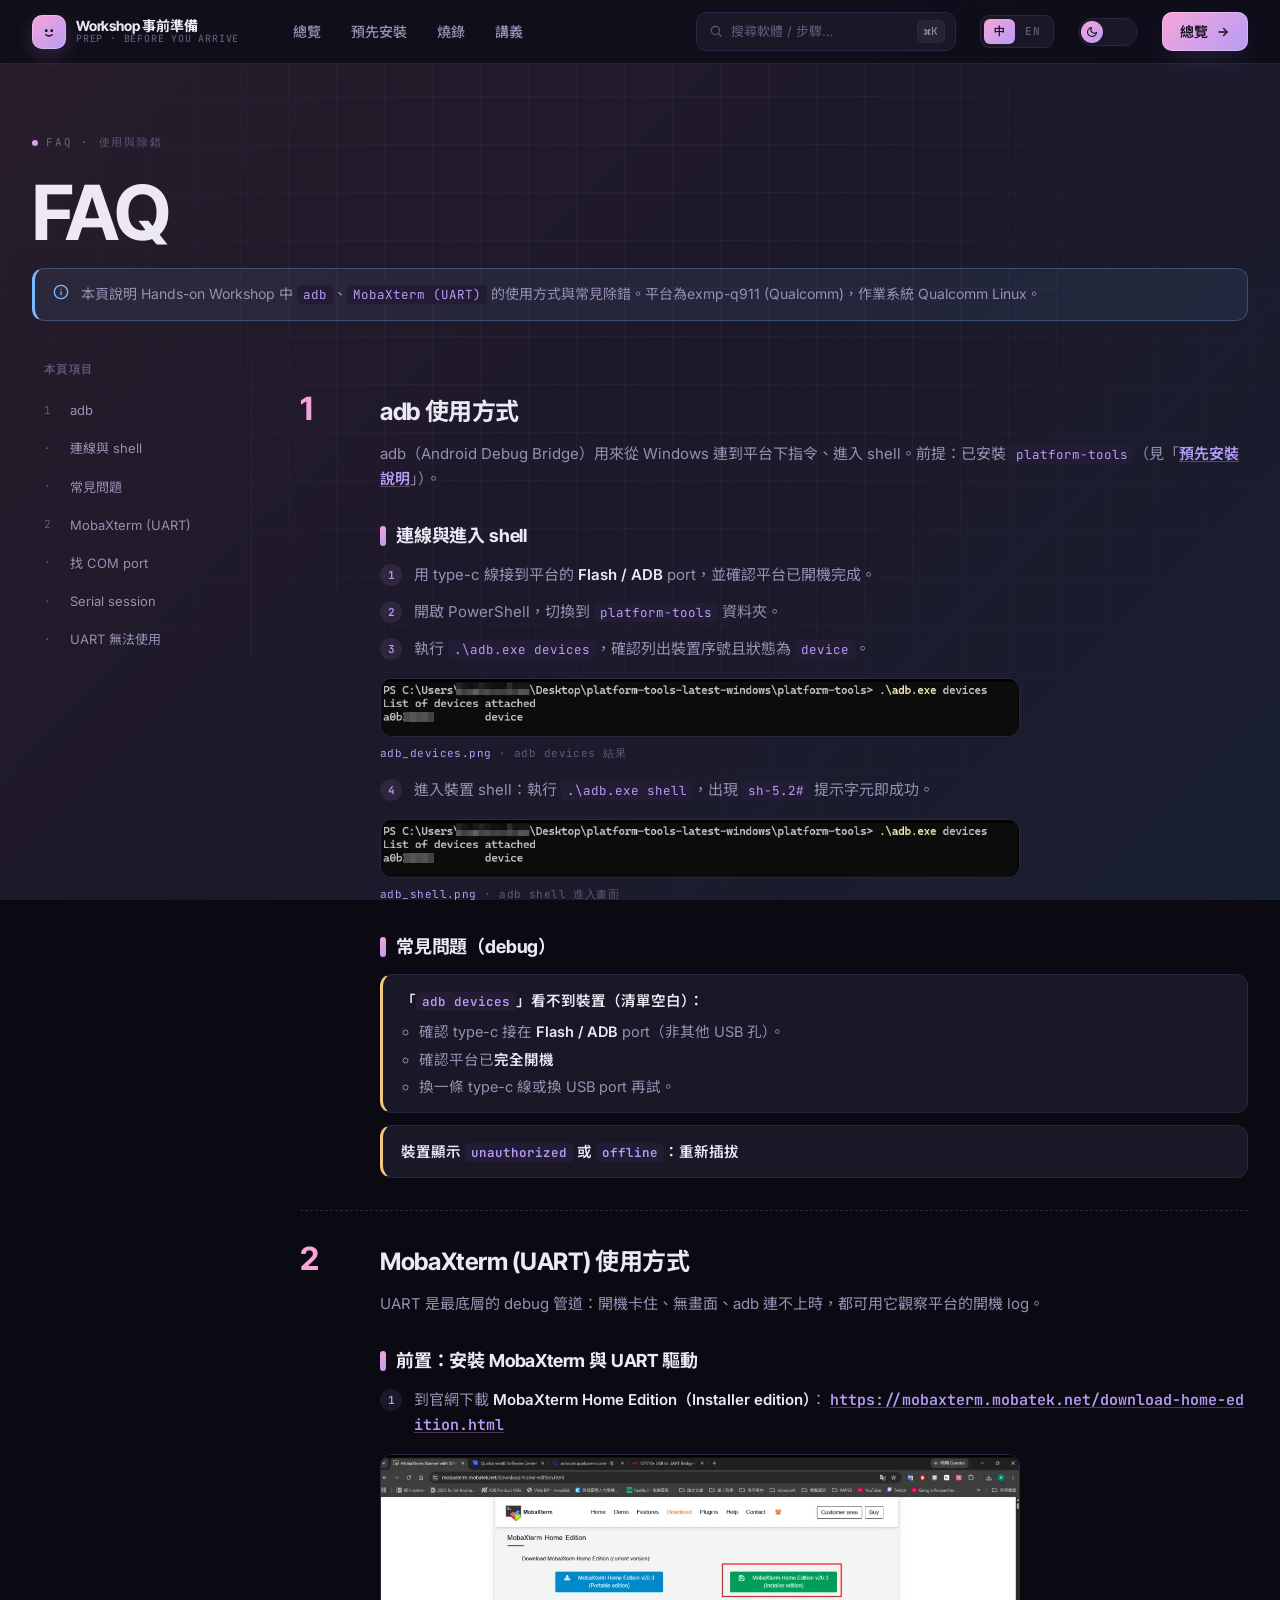
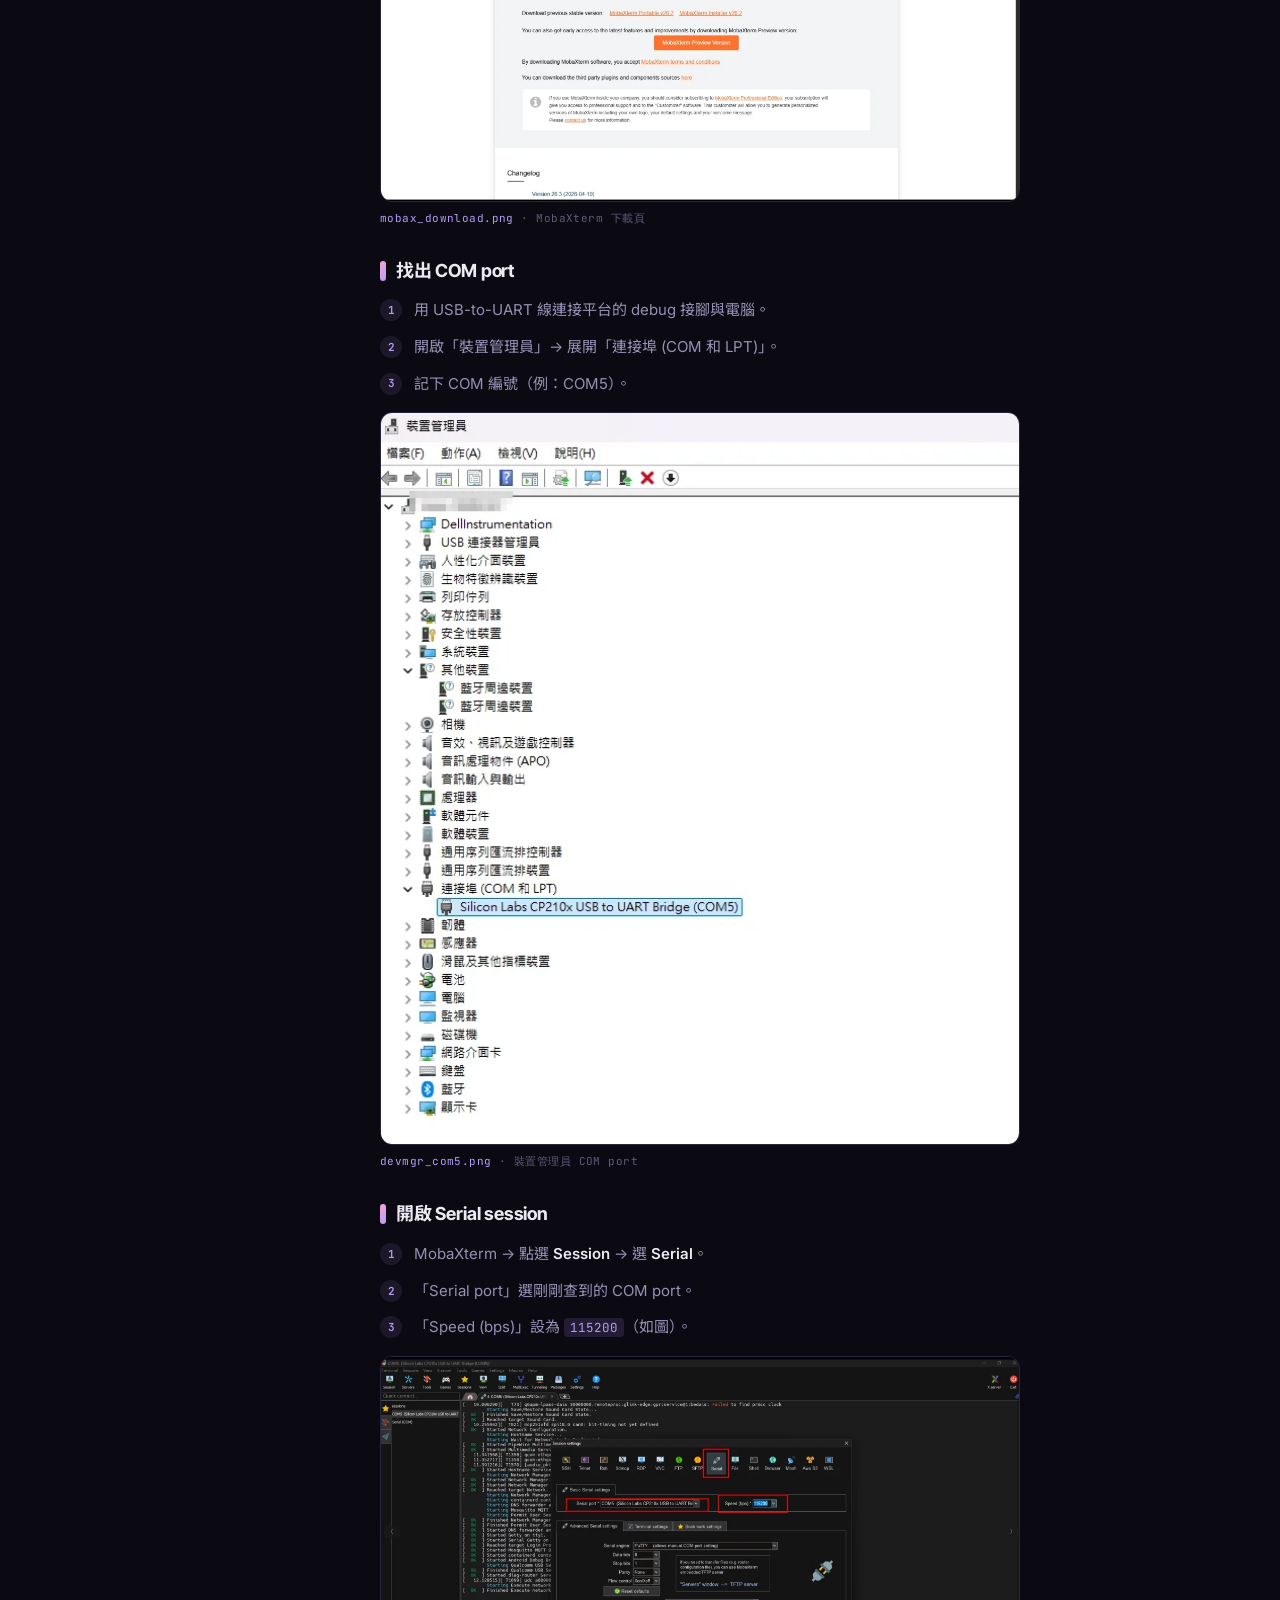
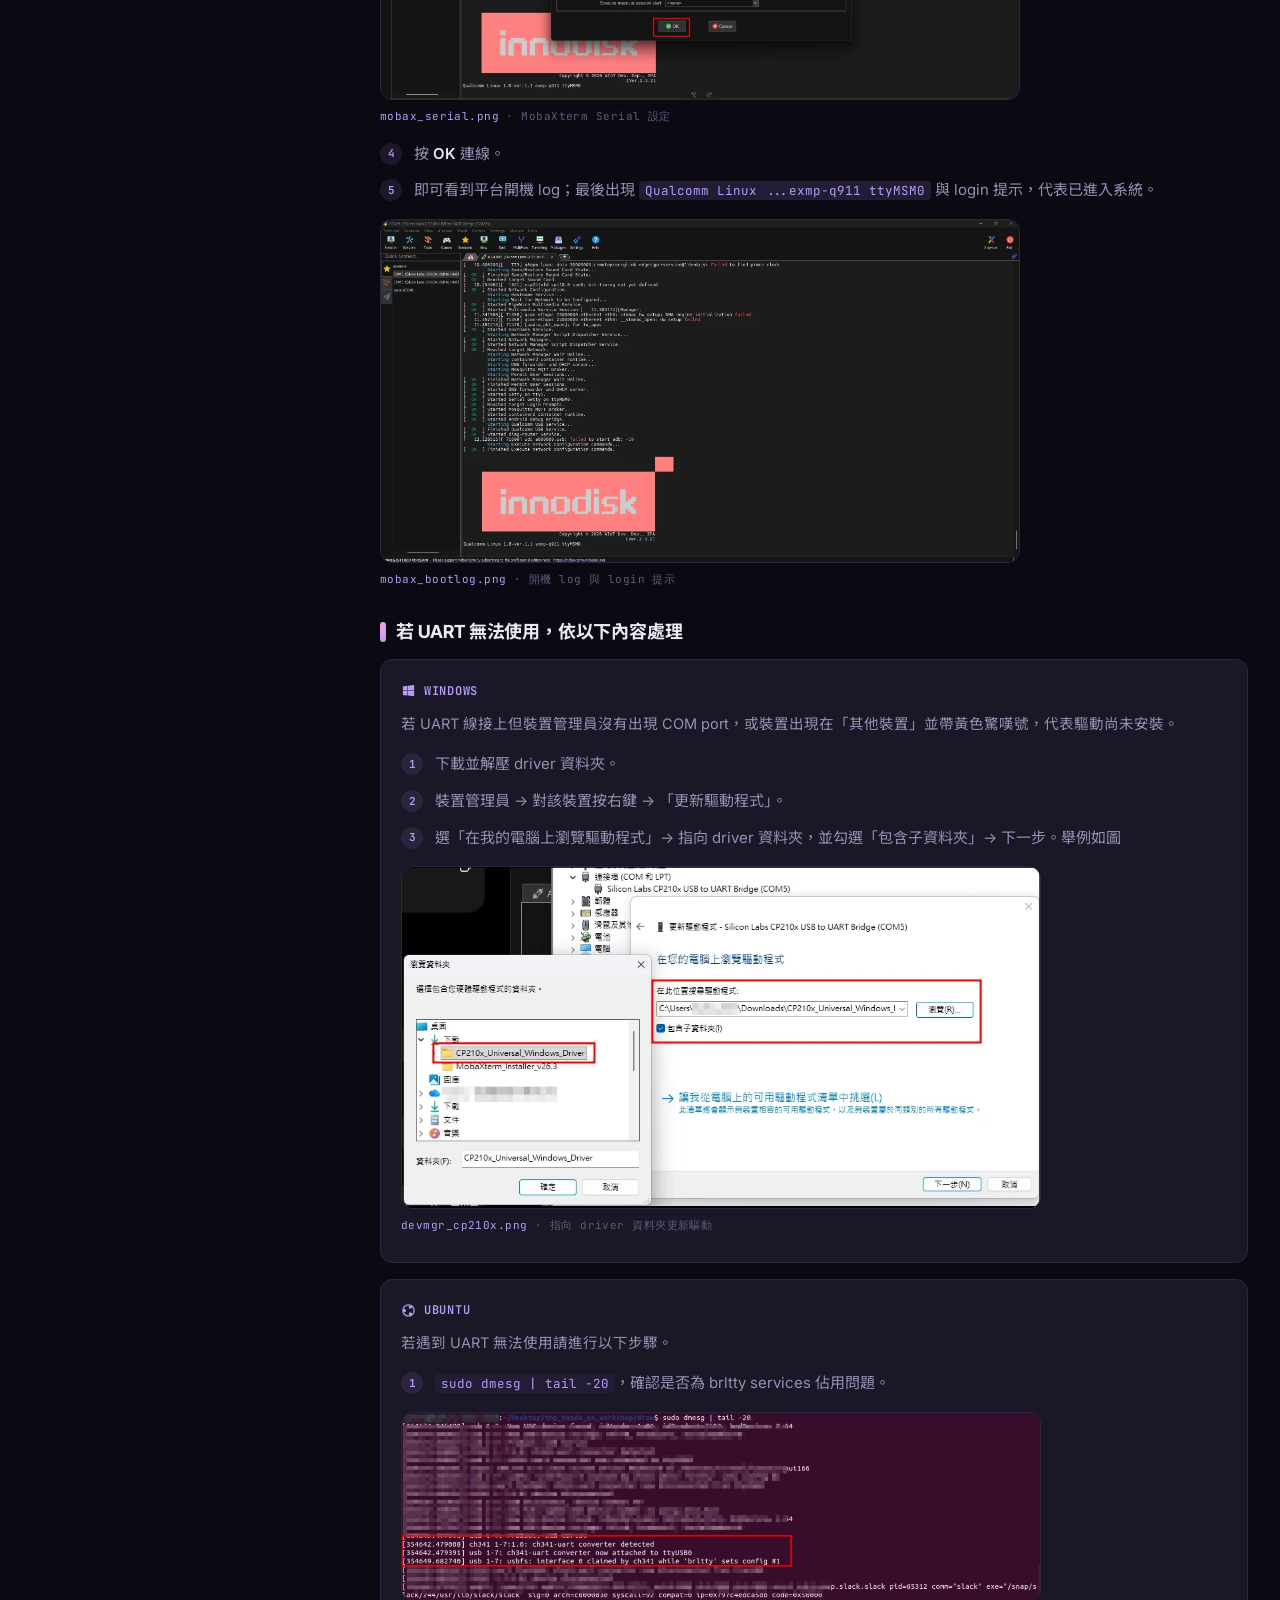
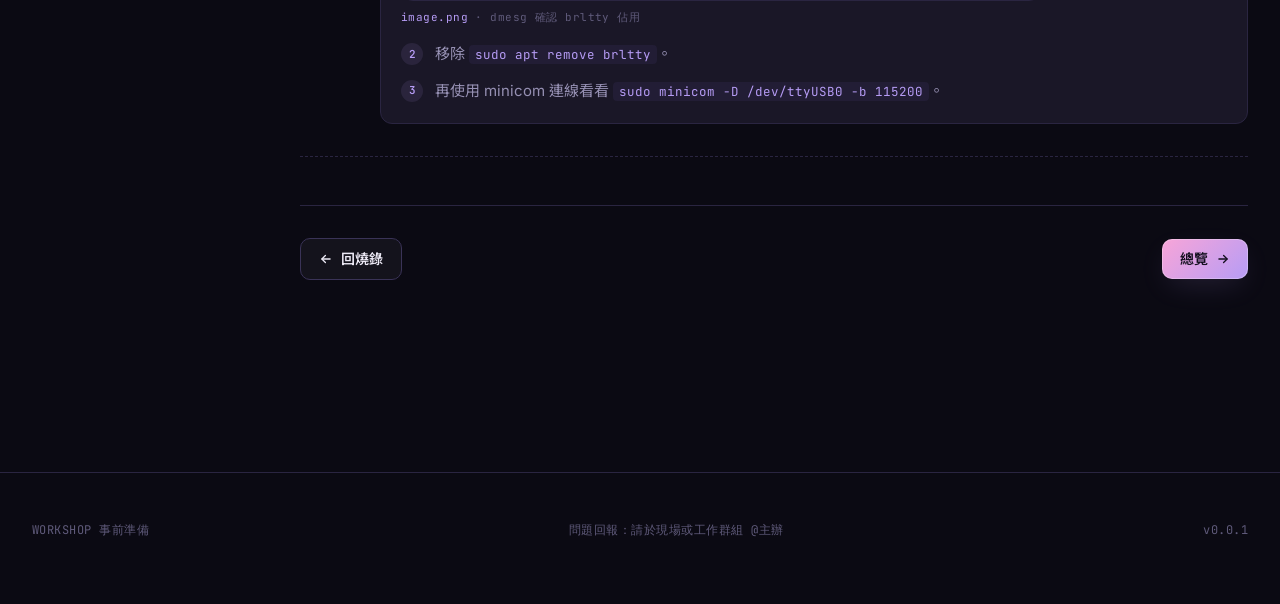
<file: faq.html>
<!doctype html>
<html lang="zh-Hant" data-lang="zh" data-theme="dark">
<head>
<meta charset="utf-8" />
<meta name="viewport" content="width=device-width, initial-scale=1" />
<title>FAQ — Workshop 事前準備</title>
<script>(function(){var d=document.documentElement;try{d.setAttribute('data-theme',localStorage.getItem('how_theme')||'dark');}catch(e){d.setAttribute('data-theme','dark');}try{var l=localStorage.getItem('how_lang')||'zh';d.setAttribute('data-lang',l);d.setAttribute('lang',l==='zh'?'zh-Hant':'en');}catch(e){d.setAttribute('data-lang','zh');}})();</script>
<style>html{background:#0b0a13}html[data-theme="light"]{background:#fbf9fc}</style>
<link rel="preconnect" href="https://fonts.googleapis.com">
<link rel="preconnect" href="https://fonts.gstatic.com" crossorigin>
<link rel="stylesheet" href="https://fonts.googleapis.com/css2?family=Inter+Tight:wght@400;500;600;700;800&family=Inter:wght@400;500;600;700&family=JetBrains+Mono:wght@400;500;600&family=Noto+Sans+TC:wght@400;500;700;900&display=swap">
<link rel="stylesheet" href="styles.css" />
<style>
  .guide-intro {
    font-family: var(--font-display);
    font-weight: 700;
    font-size: 19px;
    letter-spacing: -0.01em;
    color: var(--text);
    margin: var(--space-8) 0 var(--space-2);
  }
  .guide-intro--sub {
    font-family: var(--font-body);
    font-weight: 400;
    font-size: 15px;
    color: var(--text-2);
    margin: 0 0 var(--space-2);
    line-height: 1.7;
    max-width: 70ch;
  }
  .guide-subhead {
    display: flex;
    align-items: flex-start;
    gap: 10px;
    font-family: var(--font-display);
    font-weight: 700;
    font-size: 18px;
    line-height: 1.3;
    letter-spacing: -0.01em;
    color: var(--text);
    margin: var(--space-8) 0 var(--space-3);
  }
  .guide-subhead::before {
    content: '';
    width: 6px; height: 20px;
    border-radius: 3px;
    background: var(--gradient-btn);
    flex-shrink: 0;
    margin-top: 2px;
  }
  /* Screenshot images — native <img> paints instantly (no async hydration).
     height:auto lets each image size to its own intrinsic ratio = exact fit. */
  .shot { margin: var(--space-4) 0 var(--space-2); }
  .shot img.shot-img {
    width: 100%;
    max-width: 640px;
    height: auto;
    display: block;
    border: 1px solid var(--border);
    border-radius: var(--radius-md);
    background: var(--bg-2);
  }
  .shot figcaption {
    margin-top: 8px;
    font-family: var(--font-mono);
    font-size: 11px;
    color: var(--text-3);
    letter-spacing: 0.04em;
  }
  .shot figcaption .fn { color: var(--accent-text); }
  /* Debug bullet list */
  .debug-list { margin: var(--space-4) 0 0; padding: 0; list-style: none; display: flex; flex-direction: column; gap: var(--space-3); }
  .debug-list > li {
    padding: 14px 18px;
    background: var(--surface);
    border: 1px solid var(--border);
    border-left: 3px solid var(--c-amber);
    border-radius: var(--radius-md);
    color: var(--text-1, var(--text));
    font-size: 14.5px;
    line-height: 1.6;
  }
  .debug-list > li > .q { font-weight: 600; color: var(--text); }
  .debug-list ul { margin: 8px 0 0; padding-left: 18px; color: var(--text-2); display: flex; flex-direction: column; gap: 4px; }
  .debug-list code, .guide-intro--sub code, .step-body p code {
    font-family: var(--font-mono); font-size: 12.5px; padding: 1px 6px;
    background: var(--surface-2); border-radius: 4px; color: var(--accent-text); word-break: break-word;
  }
  .platform-chip {
    display: inline-flex; align-items: center; gap: 8px; flex-wrap: wrap;
    font-family: var(--font-mono); font-size: 12px; color: var(--text-2);
    padding: 8px 14px; background: var(--surface); border: 1px solid var(--border);
    border-radius: 999px; margin-top: var(--space-4);
  }
  .platform-chip b { color: var(--accent-text); font-weight: 600; }
  .platform-chip .sep { color: var(--text-3); }
  /* OS subsection block for the troubleshooting */
  .os-block {
    margin-top: var(--space-4);
    padding: var(--space-5);
    background: var(--surface);
    border: 1px solid var(--border);
    border-radius: var(--radius-md);
  }
  .os-block .os-title {
    display: inline-flex; align-items: center; gap: 8px;
    font-family: var(--font-mono); font-size: 12px; font-weight: 600;
    letter-spacing: 0.06em; text-transform: uppercase; color: var(--accent-text);
    margin-bottom: var(--space-3);
  }
  .os-block .os-title svg { width: 15px; height: 15px; }
</style>
</head>
<body>

<header class="nav">
  <div class="nav-inner">
    <a href="index.html" class="brand">
      <span class="brand-mark" aria-hidden="true">
        <svg viewBox="0 0 24 24" fill="none" class="face-icon" overflow="visible">
          <circle class="eye eye-l" cx="9" cy="10.5" r="1.6" fill="currentColor"/>
          <circle class="eye eye-r" cx="15" cy="10.5" r="1.6" fill="currentColor"/>
          <path d="M8.5 15 Q12 17.5 15.5 15" stroke="currentColor" stroke-width="1.6" fill="none" stroke-linecap="round"/>
        </svg>
      </span>
      <span class="brand-text">
        <span class="top"><span class="zh-only">Workshop 事前準備</span><span class="en-only">Workshop Prep</span></span>
        <span class="sub">PREP · BEFORE YOU ARRIVE</span>
      </span>
    </a>
    <nav class="nav-links">
      <a href="index.html" class="nav-link"><span class="zh-only">總覽</span><span class="en-only">Overview</span></a>
      <a href="pre-install.html" class="nav-link"><span class="zh-only">預先安裝</span><span class="en-only">Pre-Install</span></a>
      <a href="flashing.html" class="nav-link"><span class="zh-only">燒錄</span><span class="en-only">Flashing</span></a>
      <a href="handouts.html" class="nav-link"><span class="zh-only">講義</span><span class="en-only">Handouts</span></a>
    </nav>
    <span class="nav-spacer"></span>
    <button class="nav-search" data-open-search aria-label="Open search">
      <svg viewBox="0 0 24 24" fill="none" stroke="currentColor" stroke-width="2" stroke-linecap="round" stroke-linejoin="round"><circle cx="11" cy="11" r="7"/><path d="m21 21-4.3-4.3"/></svg>
      <span class="label zh-only">搜尋軟體 / 步驟…</span>
      <span class="label en-only">Search software / steps…</span>
      <span class="kbd">⌘K</span>
    </button>
    <div class="lang-toggle"><button data-lang="zh">中</button><button data-lang="en">EN</button></div>
    <button class="theme-toggle" data-theme-toggle aria-label="Toggle theme">
      <span class="thumb">
        <svg class="icon-moon" viewBox="0 0 24 24" fill="none" stroke="currentColor" stroke-width="2.2" stroke-linecap="round" stroke-linejoin="round"><path d="M21 12.8A9 9 0 1 1 11.2 3a7 7 0 0 0 9.8 9.8z"/></svg>
        <svg class="icon-sun" viewBox="0 0 24 24" fill="none" stroke="currentColor" stroke-width="2.2" stroke-linecap="round" stroke-linejoin="round"><circle cx="12" cy="12" r="4"/><path d="M12 2v2"/><path d="M12 20v2"/><path d="m4.93 4.93 1.41 1.41"/><path d="m17.66 17.66 1.41 1.41"/><path d="M2 12h2"/><path d="M20 12h2"/><path d="m6.34 17.66-1.41 1.41"/><path d="m19.07 4.93-1.41 1.41"/></svg>
      </span>
    </button>
    <a href="index.html" class="btn-cta">
      <span class="zh-only">總覽</span><span class="en-only">Overview</span>
      <svg viewBox="0 0 24 24" fill="none" stroke="currentColor" stroke-width="2.2" stroke-linecap="round" stroke-linejoin="round" width="14" height="14"><path d="M5 12h14"/><path d="m13 6 6 6-6 6"/></svg>
    </a>
  </div>
</header>

<main class="shell">
  <section class="page">

    <span class="eyebrow"><span class="zh-only">FAQ · 使用與除錯</span><span class="en-only">FAQ · USAGE & DEBUG</span></span>
    <h1 class="display">
      <span class="zh-only">FAQ</span>
      <span class="en-only">FAQ</span>
    </h1>

    <div class="callout callout--info">
      <span class="icon"><svg viewBox="0 0 24 24" fill="none" stroke="currentColor" stroke-width="2" stroke-linecap="round" stroke-linejoin="round" width="16" height="16"><circle cx="12" cy="12" r="10"/><path d="M12 16v-4"/><path d="M12 8h.01"/></svg></span>
      <div>
        <span class="zh-only">本頁說明 Hands-on Workshop 中 <code>adb</code>、<code>MobaXterm (UART)</code> 的使用方式與常見除錯。平台為exmp-q911 (Qualcomm)，作業系統 Qualcomm Linux。</span>
        <span class="en-only">This page covers how to use <code>adb</code> and <code>MobaXterm (UART)</code> in the Hands-on Workshop, plus common debugging. Platform:exmp-q911 (Qualcomm), OS: Qualcomm Linux.</span>
      </div>
    </div>

    <div class="page--with-side" style="margin-top:var(--space-10);">

      <aside class="side-nav" aria-label="On this page">
        <div class="side-nav-head"><span class="zh-only">本頁項目</span><span class="en-only">On this page</span></div>
        <a href="#adb"><span class="num">1</span> adb</a>
        <a href="#adb-shell"><span class="num">·</span> <span class="zh-only">連線與 shell</span><span class="en-only">Connect & shell</span></a>
        <a href="#adb-debug"><span class="num">·</span> <span class="zh-only">常見問題</span><span class="en-only">Debug</span></a>
        <a href="#uart"><span class="num">2</span> MobaXterm (UART)</a>
        <a href="#uart-com"><span class="num">·</span> <span class="zh-only">找 COM port</span><span class="en-only">Find COM port</span></a>
        <a href="#uart-serial"><span class="num">·</span> <span class="zh-only">Serial session</span><span class="en-only">Serial session</span></a>
        <a href="#uart-fix"><span class="num">·</span> <span class="zh-only">UART 無法使用</span><span class="en-only">UART won't work</span></a>
      </aside>

      <div>

        <!-- ===== 1. adb ===== -->
        <article class="step" id="adb">
          <div class="step-num">1</div>
          <div class="step-body">
            <h3><span class="zh-only">adb 使用方式</span><span class="en-only">Using adb</span></h3>
            <p>
              <span class="zh-only">adb（Android Debug Bridge）用來從 Windows 連到平台下指令、進入 shell。前提：已安裝 <code>platform-tools</code>（見「<a class="link" href="pre-install.html">預先安裝說明</a>」）。</span>
              <span class="en-only">adb (Android Debug Bridge) lets you run commands and enter a shell on the platform from Windows. Prerequisite: <code>platform-tools</code> is installed (see "<a class="link" href="pre-install.html">Pre-install guide</a>").</span>
            </p>

            <div class="guide-subhead"><span class="zh-only">連線與進入 shell</span><span class="en-only">Connect and enter the shell</span></div>
            <ol class="step-list" id="adb-shell">
              <li><span class="zh-only">用 type-c 線接到平台的 <strong>Flash / ADB</strong> port，並確認平台已開機完成。</span><span class="en-only">Connect a USB-C cable to the platform's <strong>Flash / ADB</strong> port, and confirm the platform has finished booting.</span></li>
              <li><span class="zh-only">開啟 PowerShell，切換到 <code>platform-tools</code> 資料夾。</span><span class="en-only">Open PowerShell and change into the <code>platform-tools</code> folder.</span></li>
              <li><span class="zh-only">執行 <code>.\adb.exe devices</code>，確認列出裝置序號且狀態為 <code>device</code>。</span><span class="en-only">Run <code>.\adb.exe devices</code> and confirm the device serial is listed with status <code>device</code>.</span></li>
            </ol>
            <figure class="shot">
              <img class="shot-img" src="[data-uri]" alt="faq-adb-devices" />
              <figcaption><span class="fn">adb_devices.png</span> · <span class="zh-only">adb devices 結果</span><span class="en-only">adb devices output</span></figcaption>
            </figure>
            <ol class="step-list" start="4" style="counter-reset: stepitem 3;">
              <li><span class="zh-only">進入裝置 shell：執行 <code>.\adb.exe shell</code>，出現 <code>sh-5.2#</code> 提示字元即成功。</span><span class="en-only">Enter the device shell: run <code>.\adb.exe shell</code>; the <code>sh-5.2#</code> prompt means success.</span></li>
            </ol>
            <figure class="shot">
              <img class="shot-img" src="[data-uri]" alt="faq-adb-shell" />
              <figcaption><span class="fn">adb_shell.png</span> · <span class="zh-only">adb shell 進入畫面</span><span class="en-only">adb shell prompt</span></figcaption>
            </figure>

            <div class="guide-subhead" id="adb-debug"><span class="zh-only">常見問題（debug）</span><span class="en-only">Common issues (debug)</span></div>
            <ul class="debug-list">
              <li>
                <span class="q"><span class="zh-only">「<code>adb devices</code>」看不到裝置（清單空白）：</span><span class="en-only">"<code>adb devices</code>" shows no device (empty list):</span></span>
                <ul>
                  <li><span class="zh-only">確認 type-c 接在 <strong>Flash / ADB</strong> port（非其他 USB 孔）。</span><span class="en-only">Confirm USB-C is on the <strong>Flash / ADB</strong> port (not another USB port).</span></li>
                  <li><span class="zh-only">確認平台已<strong>完全開機</strong></span><span class="en-only">Confirm the platform has <strong>fully booted</strong>.</span></li>
                  <li><span class="zh-only">換一條 type-c 線或換 USB port 再試。</span><span class="en-only">Try another USB-C cable or USB port.</span></li>
                </ul>
              </li>
              <li>
                <span class="q"><span class="zh-only">裝置顯示 <code>unauthorized</code> 或 <code>offline</code>：重新插拔</span><span class="en-only">Device shows <code>unauthorized</code> or <code>offline</code>: unplug and replug.</span></span>
              </li>
            </ul>
          </div>
        </article>

        <!-- ===== 2. MobaXterm (UART) ===== -->
        <article class="step" id="uart">
          <div class="step-num">2</div>
          <div class="step-body">
            <h3><span class="zh-only">MobaXterm (UART) 使用方式</span><span class="en-only">Using MobaXterm (UART)</span></h3>
            <p>
              <span class="zh-only">UART 是最底層的 debug 管道：開機卡住、無畫面、adb 連不上時，都可用它觀察平台的開機 log。</span>
              <span class="en-only">UART is the lowest-level debug channel: when boot hangs, there's no display, or adb won't connect, use it to watch the platform's boot log.</span>
            </p>

            <div class="guide-subhead"><span class="zh-only">前置：安裝 MobaXterm 與 UART 驅動</span><span class="en-only">Setup: install MobaXterm and the UART driver</span></div>
            <ol class="step-list">
              <li><span class="zh-only">到官網下載 <strong>MobaXterm Home Edition（Installer edition）</strong>：</span><span class="en-only">Download <strong>MobaXterm Home Edition (Installer edition)</strong> from the official site:</span> <a class="link" href="https://mobaxterm.mobatek.net/download-home-edition.html" target="_blank" rel="noopener">https://mobaxterm.mobatek.net/download-home-edition.html</a></li>
            </ol>
            <figure class="shot">
              <img class="shot-img" src="[data-uri]" alt="faq-mobax-download" />
              <figcaption><span class="fn">mobax_download.png</span> · <span class="zh-only">MobaXterm 下載頁</span><span class="en-only">MobaXterm download page</span></figcaption>
            </figure>

            <div class="guide-subhead" id="uart-com"><span class="zh-only">找出 COM port</span><span class="en-only">Find the COM port</span></div>
            <ol class="step-list">
              <li><span class="zh-only">用 USB-to-UART 線連接平台的 debug 接腳與電腦。</span><span class="en-only">Connect the platform's debug pins to the computer with a USB-to-UART cable.</span></li>
              <li><span class="zh-only">開啟「裝置管理員」→ 展開「連接埠 (COM 和 LPT)」。</span><span class="en-only">Open "Device Manager" → expand "Ports (COM &amp; LPT)".</span></li>
              <li><span class="zh-only">記下 COM 編號（例：COM5）。</span><span class="en-only">Note the COM number (e.g. COM5).</span></li>
            </ol>
            <figure class="shot">
              <img class="shot-img" src="[data-uri]" alt="faq-devmgr-com5" />
              <figcaption><span class="fn">devmgr_com5.png</span> · <span class="zh-only">裝置管理員 COM port</span><span class="en-only">Device Manager COM port</span></figcaption>
            </figure>

            <div class="guide-subhead" id="uart-serial"><span class="zh-only">開啟 Serial session</span><span class="en-only">Open a Serial session</span></div>
            <ol class="step-list">
              <li><span class="zh-only">MobaXterm → 點選 <strong>Session</strong> → 選 <strong>Serial</strong>。</span><span class="en-only">MobaXterm → click <strong>Session</strong> → choose <strong>Serial</strong>.</span></li>
              <li><span class="zh-only">「Serial port」選剛剛查到的 COM port。</span><span class="en-only">For "Serial port", pick the COM port you just found.</span></li>
              <li><span class="zh-only">「Speed (bps)」設為 <code>115200</code>（如圖）。</span><span class="en-only">Set "Speed (bps)" to <code>115200</code> (as shown).</span></li>
            </ol>
            <figure class="shot">
              <img class="shot-img" src="[data-uri]" alt="faq-mobax-serial" />
              <figcaption><span class="fn">mobax_serial.png</span> · <span class="zh-only">MobaXterm Serial 設定</span><span class="en-only">MobaXterm Serial settings</span></figcaption>
            </figure>
            <ol class="step-list" start="4" style="counter-reset: stepitem 3;">
              <li><span class="zh-only">按 <strong>OK</strong> 連線。</span><span class="en-only">Click <strong>OK</strong> to connect.</span></li>
              <li><span class="zh-only">即可看到平台開機 log；最後出現 <code>Qualcomm Linux ...exmp-q911 ttyMSM0</code> 與 login 提示，代表已進入系統。</span><span class="en-only">You'll see the platform's boot log; the final <code>Qualcomm Linux ...exmp-q911 ttyMSM0</code> and login prompt mean the system is up.</span></li>
            </ol>
            <figure class="shot">
              <img class="shot-img" src="[data-uri]" alt="faq-mobax-bootlog" />
              <figcaption><span class="fn">mobax_bootlog.png</span> · <span class="zh-only">開機 log 與 login 提示</span><span class="en-only">Boot log & login prompt</span></figcaption>
            </figure>

            <div class="guide-subhead" id="uart-fix"><span class="zh-only">若 UART 無法使用，依以下內容處理</span><span class="en-only">If UART doesn't work, follow these</span></div>

            <div class="os-block">
              <div class="os-title">
                <svg viewBox="0 0 24 24" fill="currentColor"><path d="M3 5.4 10.2 4.4v7.5H3zM11 4.2 21 3v8.9H11zM3 12.6h7.2v7.5L3 19.1zM11 12.6h10V21l-10-1.2z"/></svg>
                Windows
              </div>
              <p style="margin:0 0 var(--space-2);color:var(--text-2);font-size:14.5px;line-height:1.65;">
                <span class="zh-only">若 UART 線接上但裝置管理員沒有出現 COM port，或裝置出現在「其他裝置」並帶黃色驚嘆號，代表驅動尚未安裝。</span>
                <span class="en-only">If the UART cable is connected but no COM port appears in Device Manager, or the device shows under "Other devices" with a yellow exclamation mark, the driver isn't installed yet.</span>
              </p>
              <ol class="step-list">
                <li><span class="zh-only">下載並解壓 driver 資料夾。</span><span class="en-only">Download and extract the driver folder.</span></li>
                <li><span class="zh-only">裝置管理員 → 對該裝置按右鍵 → 「更新驅動程式」。</span><span class="en-only">Device Manager → right-click the device → "Update driver".</span></li>
                <li><span class="zh-only">選「在我的電腦上瀏覽驅動程式」→ 指向 driver 資料夾，並勾選「包含子資料夾」→ 下一步。舉例如圖</span><span class="en-only">Choose "Browse my computer for drivers" → point to the driver folder, check "Include subfolders" → Next. Example shown below.</span></li>
              </ol>
              <figure class="shot">
                <img class="shot-img" src="[data-uri]" alt="faq-devmgr-cp210x" />
                <figcaption><span class="fn">devmgr_cp210x.png</span> · <span class="zh-only">指向 driver 資料夾更新驅動</span><span class="en-only">Point to the driver folder</span></figcaption>
              </figure>
            </div>

            <div class="os-block">
              <div class="os-title">
                <svg viewBox="0 0 24 24" fill="none" stroke="currentColor" stroke-width="2" stroke-linecap="round" stroke-linejoin="round"><circle cx="12" cy="12" r="9"/><circle cx="5.5" cy="12" r="1.6" fill="currentColor"/><circle cx="15" cy="6.5" r="1.6" fill="currentColor"/><circle cx="15" cy="17.5" r="1.6" fill="currentColor"/></svg>
                Ubuntu
              </div>
              <p style="margin:0 0 var(--space-2);color:var(--text-2);font-size:14.5px;line-height:1.65;">
                <span class="zh-only">若遇到 UART 無法使用請進行以下步驟。</span>
                <span class="en-only">If UART doesn't work, follow these steps.</span>
              </p>
              <ol class="step-list">
                <li><span class="zh-only"><code>sudo dmesg | tail -20</code>，確認是否為 brltty services 佔用問題。</span><span class="en-only"><code>sudo dmesg | tail -20</code> to check whether brltty services are holding the port.</span></li>
              </ol>
              <figure class="shot">
                <img class="shot-img" src="[data-uri]" alt="faq-dmesg" />
                <figcaption><span class="fn">image.png</span> · <span class="zh-only">dmesg 確認 brltty 佔用</span><span class="en-only">dmesg — brltty occupying the port</span></figcaption>
              </figure>
              <ol class="step-list" start="2" style="counter-reset: stepitem 1;">
                <li><span class="zh-only">移除 <code>sudo apt remove brltty</code>。</span><span class="en-only">Remove it: <code>sudo apt remove brltty</code>.</span></li>
                <li><span class="zh-only">再使用 minicom 連線看看 <code>sudo minicom -D /dev/ttyUSB0 -b 115200</code>。</span><span class="en-only">Try connecting with minicom again: <code>sudo minicom -D /dev/ttyUSB0 -b 115200</code>.</span></li>
              </ol>
            </div>

          </div>
        </article>

        <div style="display:flex;justify-content:space-between;align-items:center;margin-top:var(--space-12);padding-top:var(--space-8);border-top:1px solid var(--border);">
          <a href="flashing.html" class="btn-ghost">
            <svg viewBox="0 0 24 24" fill="none" stroke="currentColor" stroke-width="2.2" stroke-linecap="round" stroke-linejoin="round" width="14" height="14"><path d="M19 12H5"/><path d="m11 18-6-6 6-6"/></svg>
            <span class="zh-only">回燒錄</span><span class="en-only">Back to flashing</span>
          </a>
          <a href="index.html" class="btn-cta">
            <span class="zh-only">總覽</span><span class="en-only">Overview</span>
            <svg viewBox="0 0 24 24" fill="none" stroke="currentColor" stroke-width="2.2" stroke-linecap="round" stroke-linejoin="round" width="14" height="14"><path d="M5 12h14"/><path d="m13 6 6 6-6 6"/></svg>
          </a>
        </div>

      </div>
    </div>
  </section>
</main>

<footer class="foot">
  <div class="foot-inner">
    <span><span class="zh-only">WORKSHOP 事前準備</span><span class="en-only">WORKSHOP PREP SITE</span></span>
    <span>
      <span class="zh-only">問題回報：請於現場或工作群組 @主辦</span>
      <span class="en-only">Questions: ping the organisers on-site or in the channel</span>
    </span>
    <span>v0.0.1</span>
  </div>
</footer>

<div class="search-overlay" id="search-overlay" role="dialog" aria-modal="true">
  <div class="search-panel">
    <div class="search-input-row">
      <svg viewBox="0 0 24 24" fill="none" stroke="currentColor" stroke-width="2" stroke-linecap="round" stroke-linejoin="round"><circle cx="11" cy="11" r="7"/><path d="m21 21-4.3-4.3"/></svg>
      <input id="search-input" type="text" placeholder="搜尋軟體、步驟、FAQ… / search software, steps, FAQ…" autocomplete="off" />
      <span class="esc">ESC</span>
    </div>
    <div class="search-results" id="search-results"></div>
  </div>
</div>

<script src="search-index.js"></script>
<script src="app.js"></script>
</body>
</html>
</file>
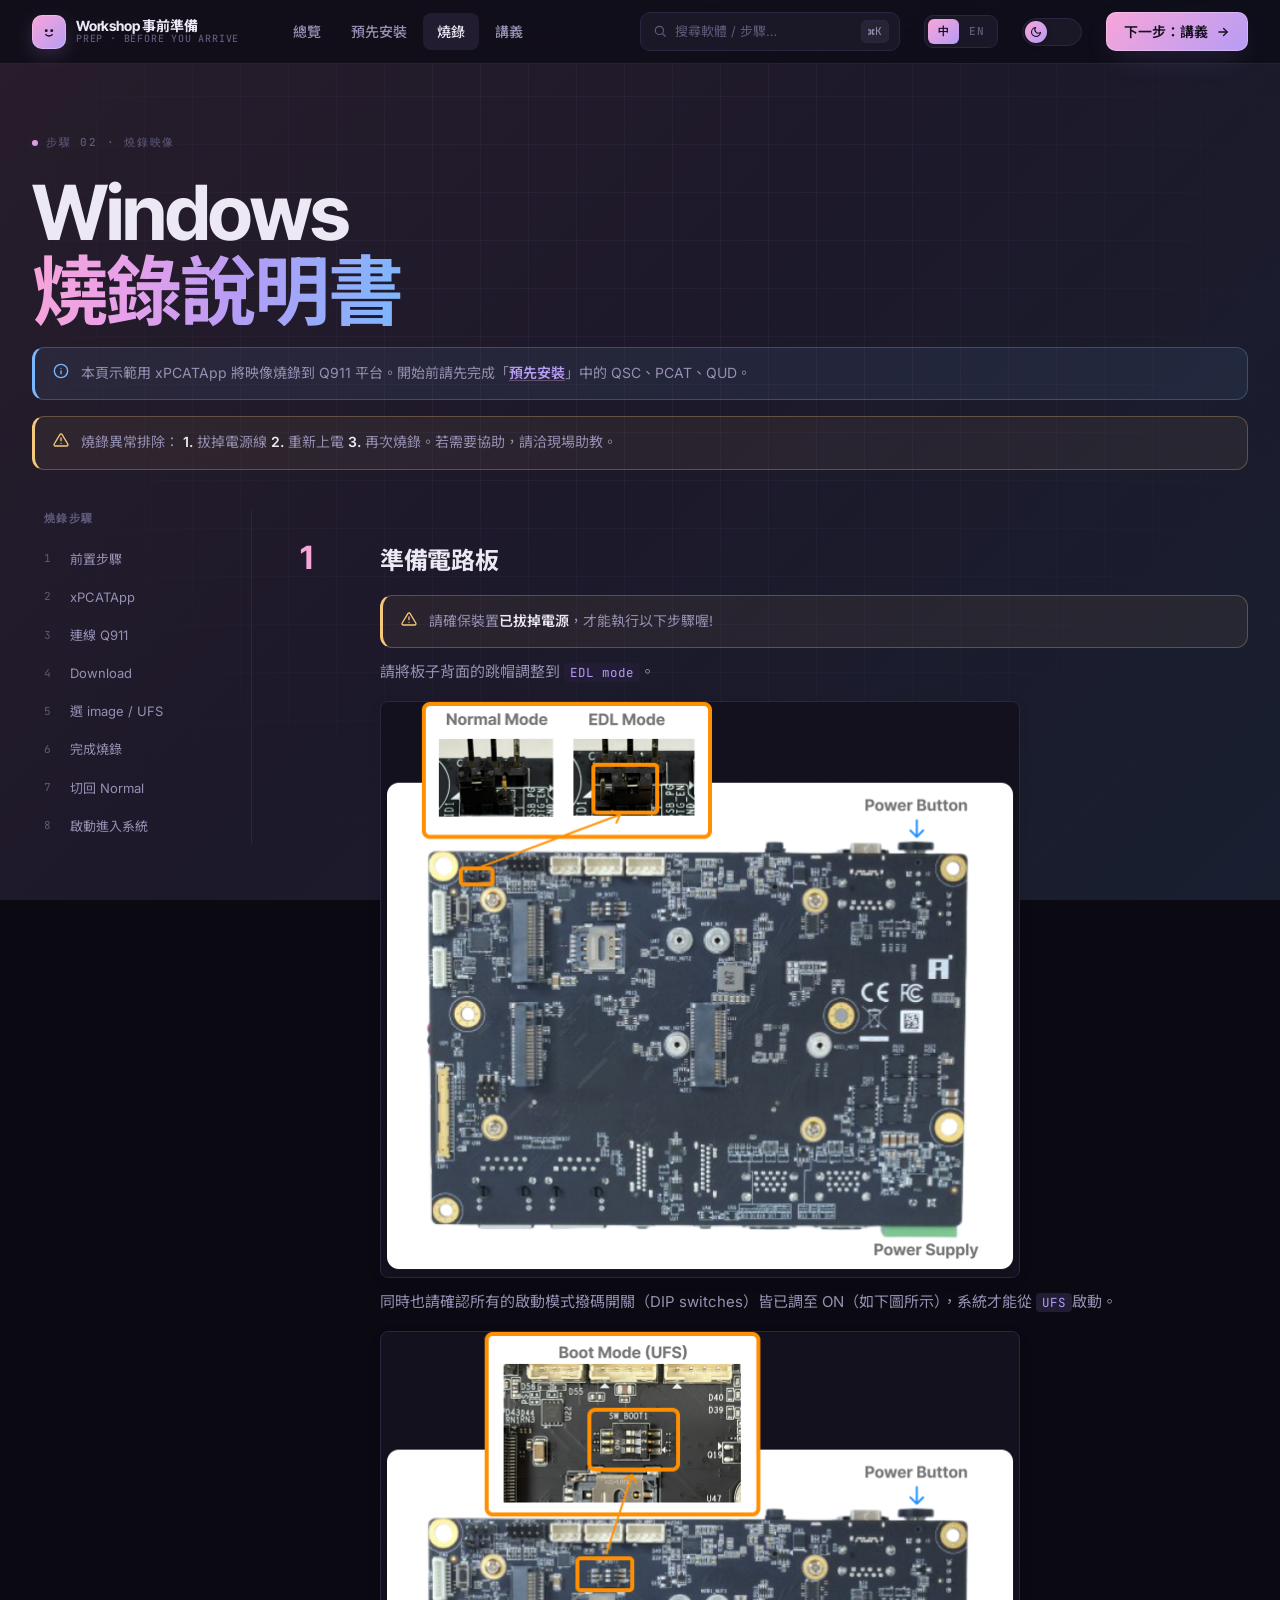
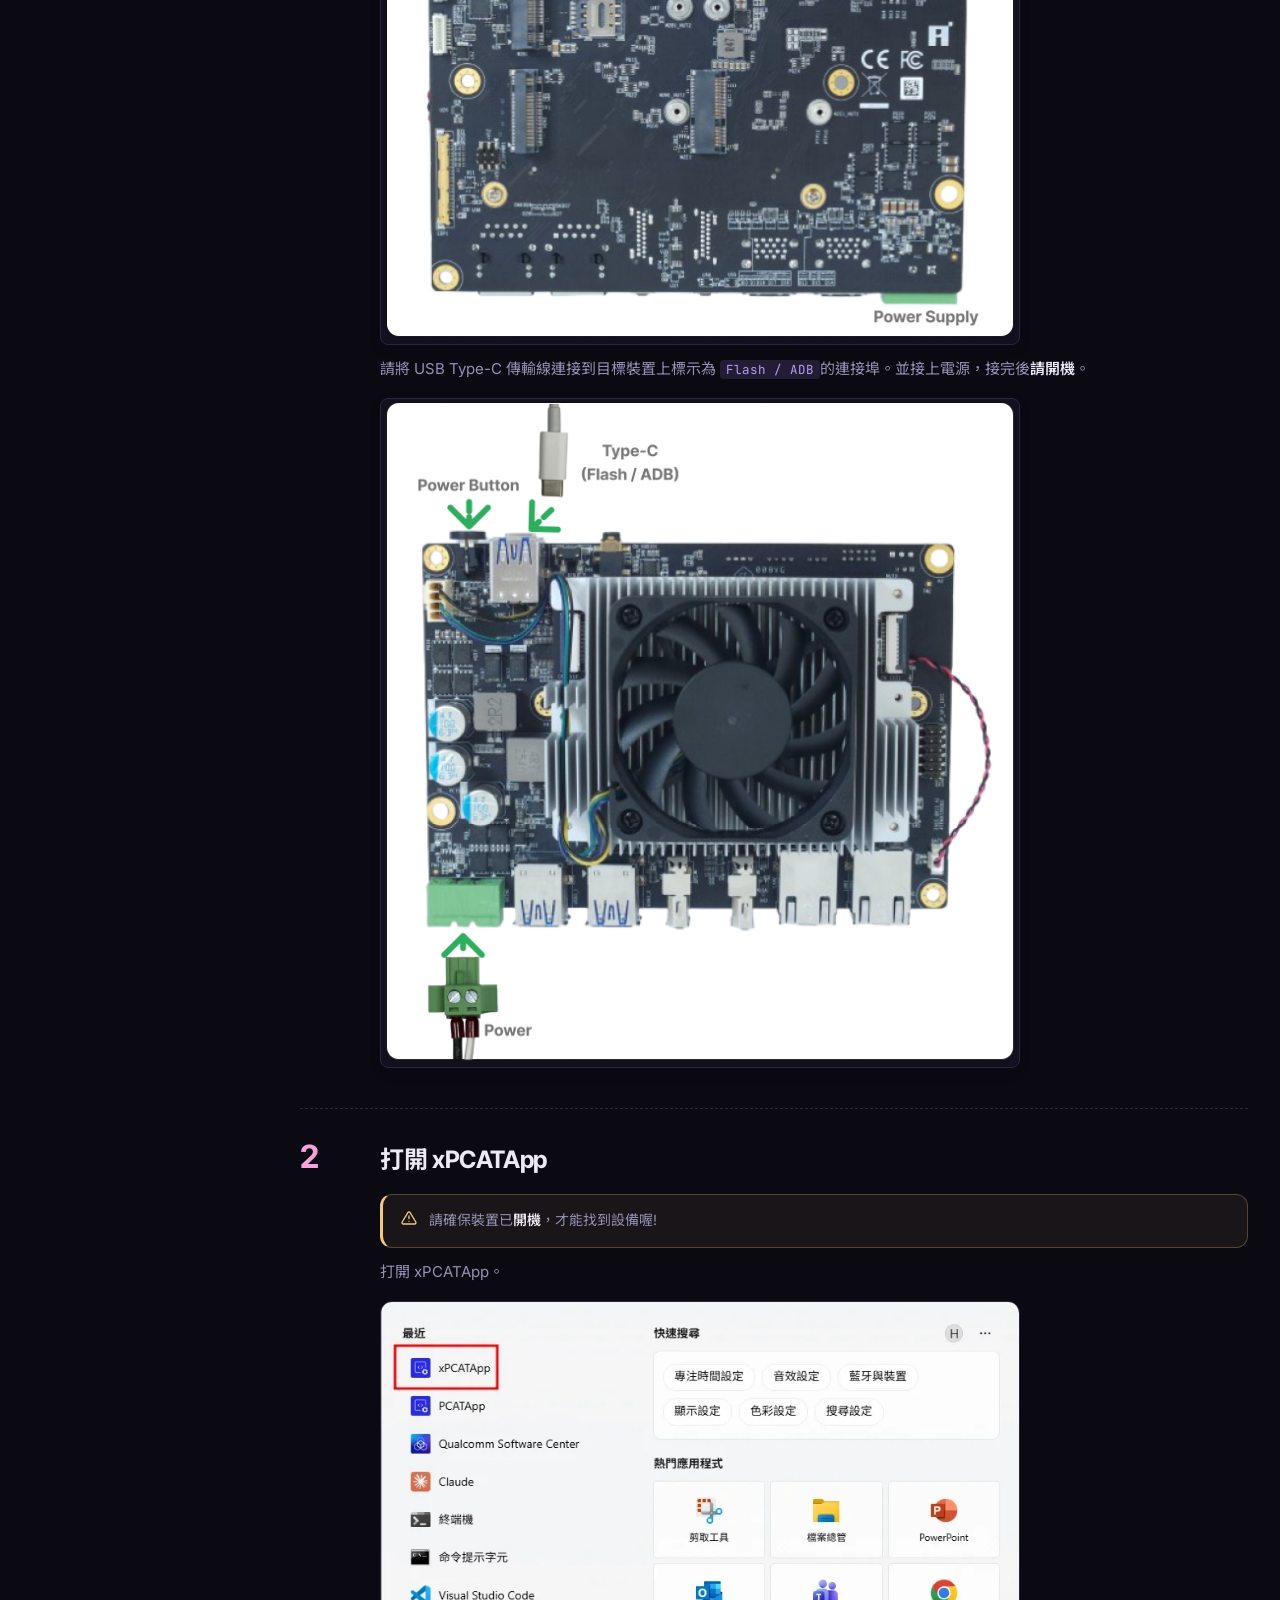
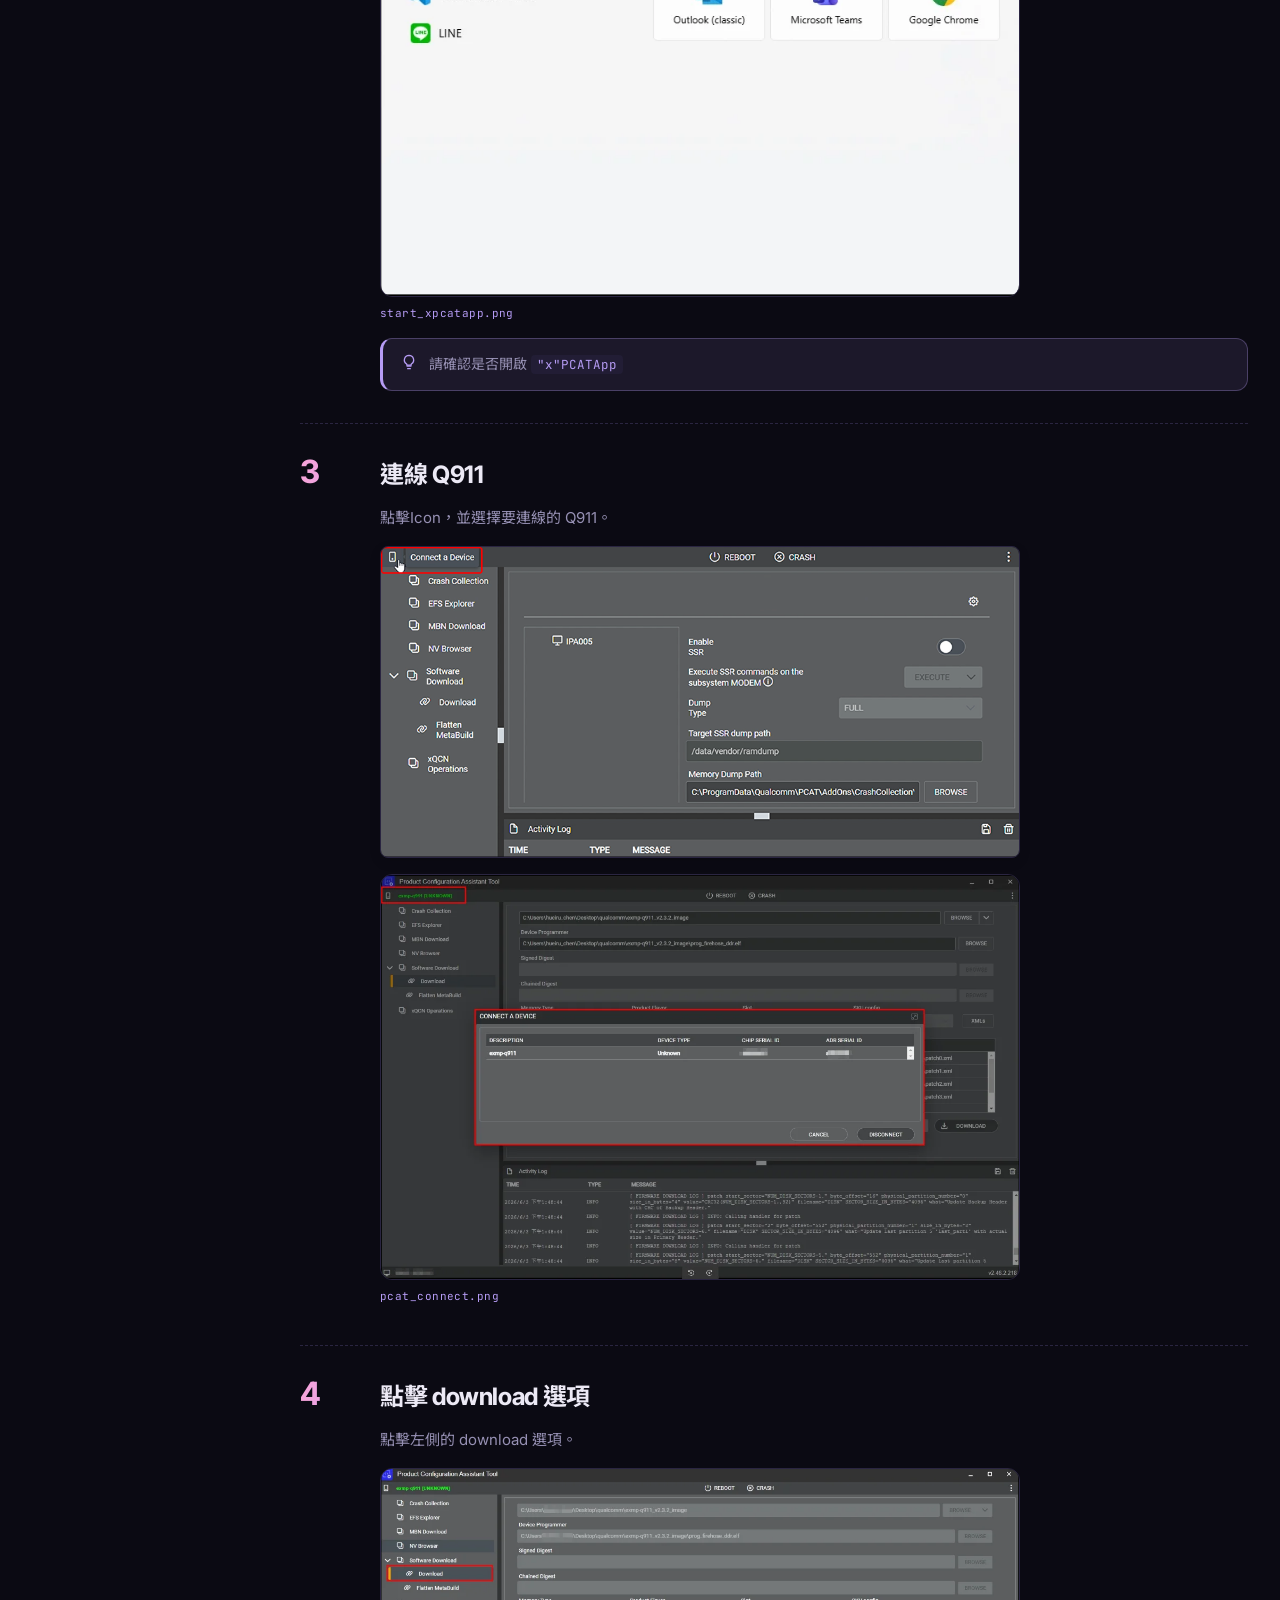
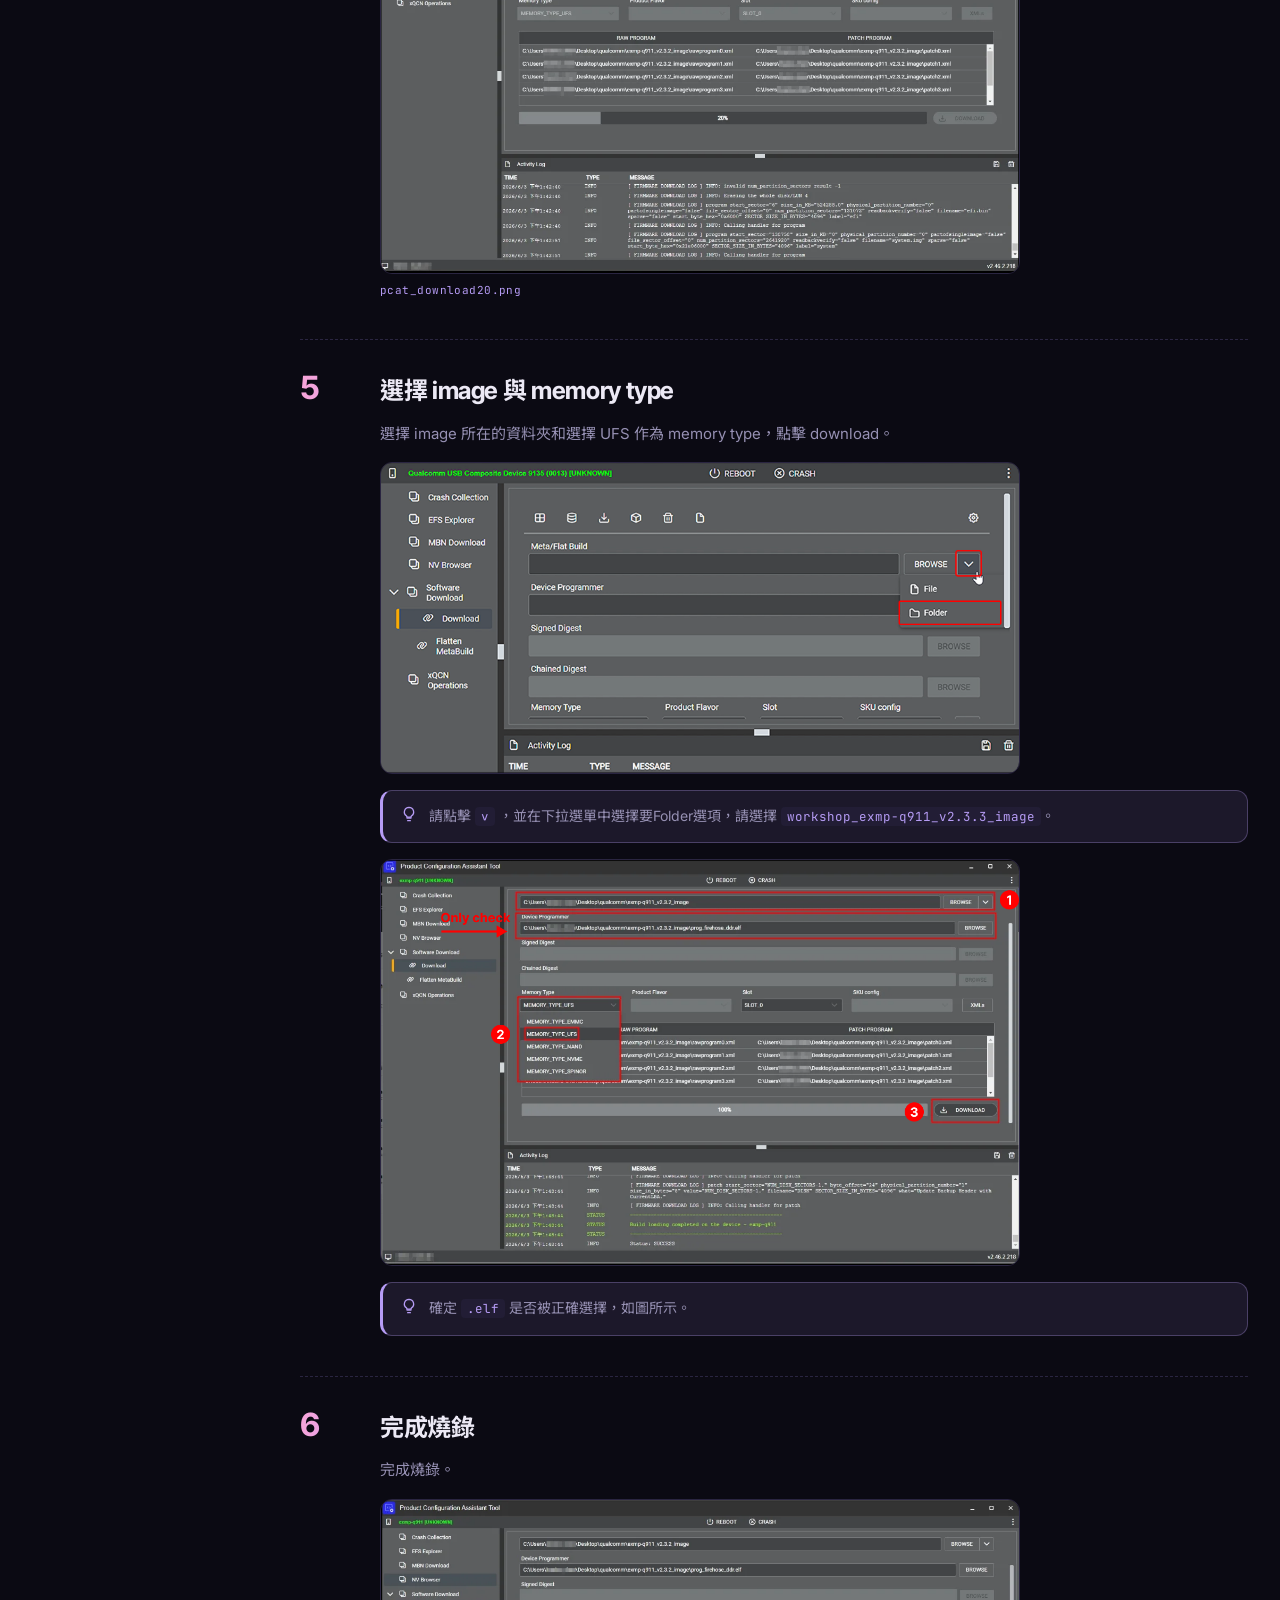
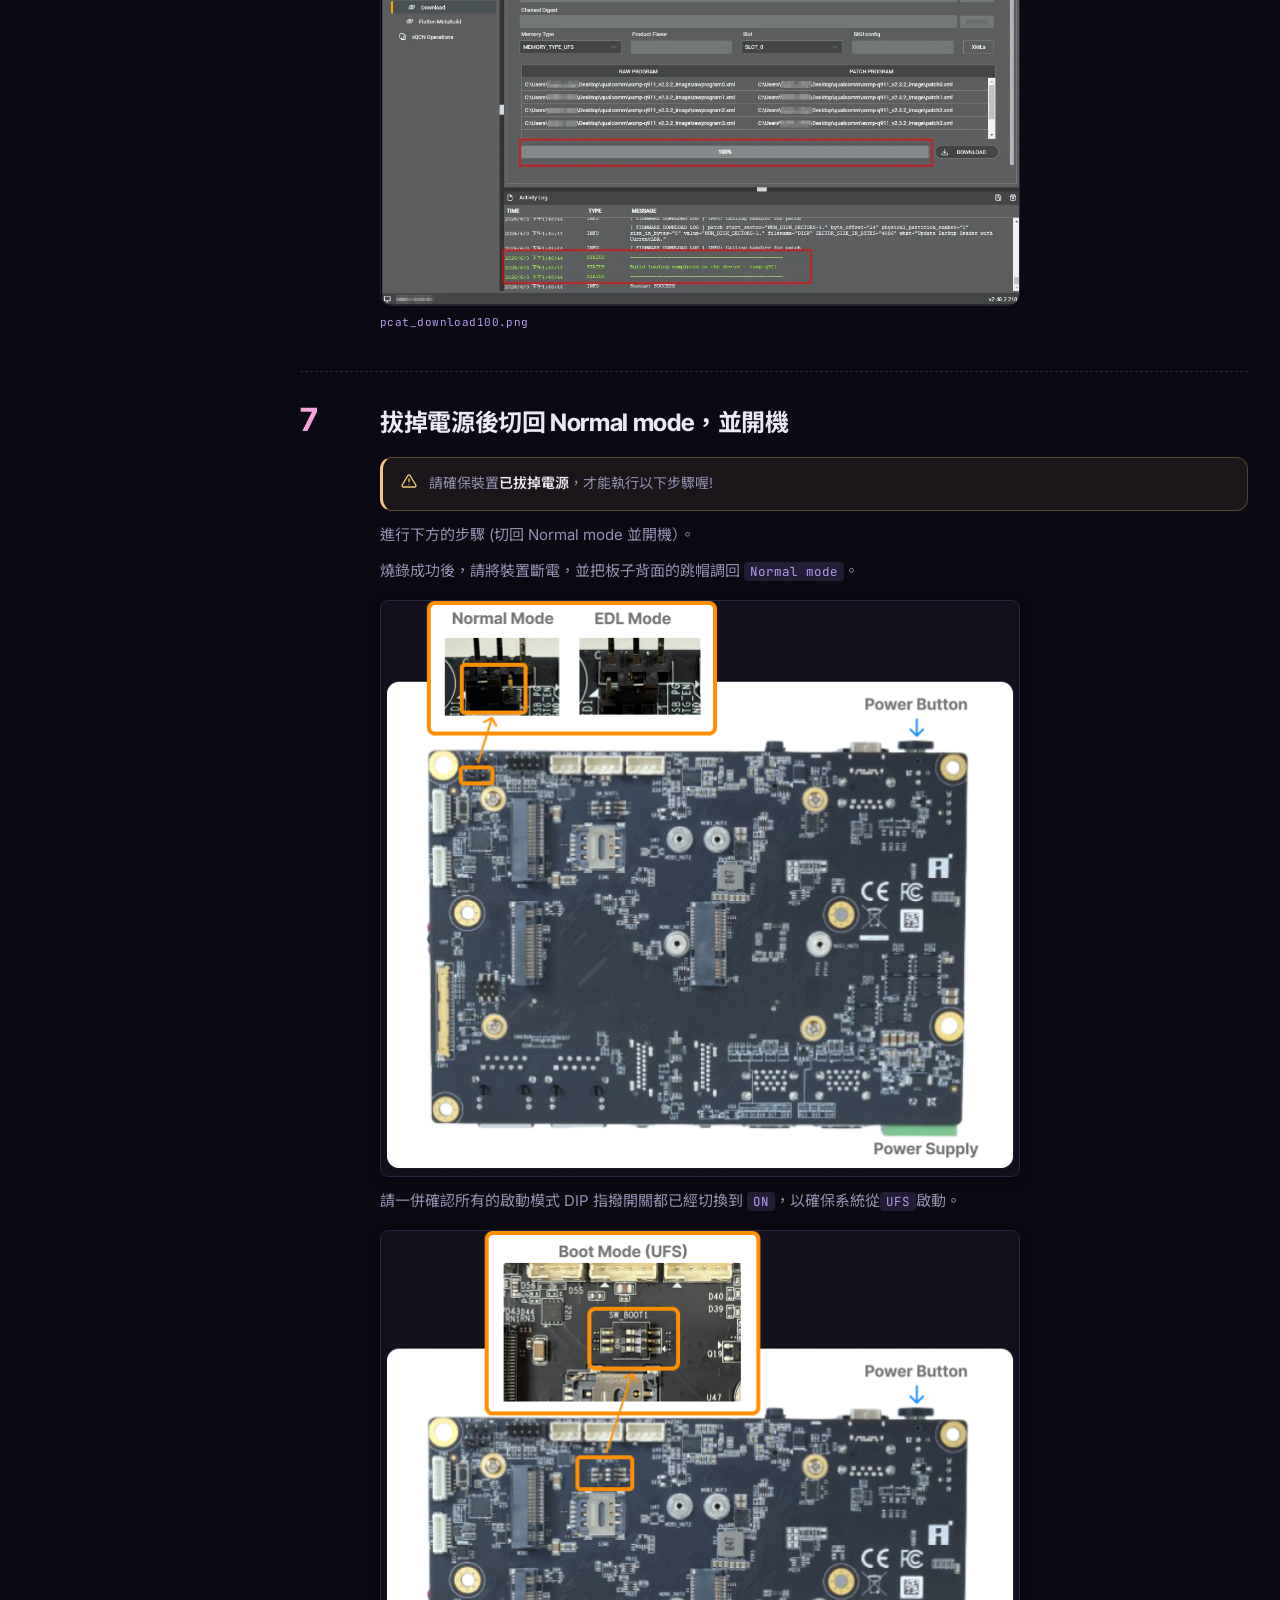
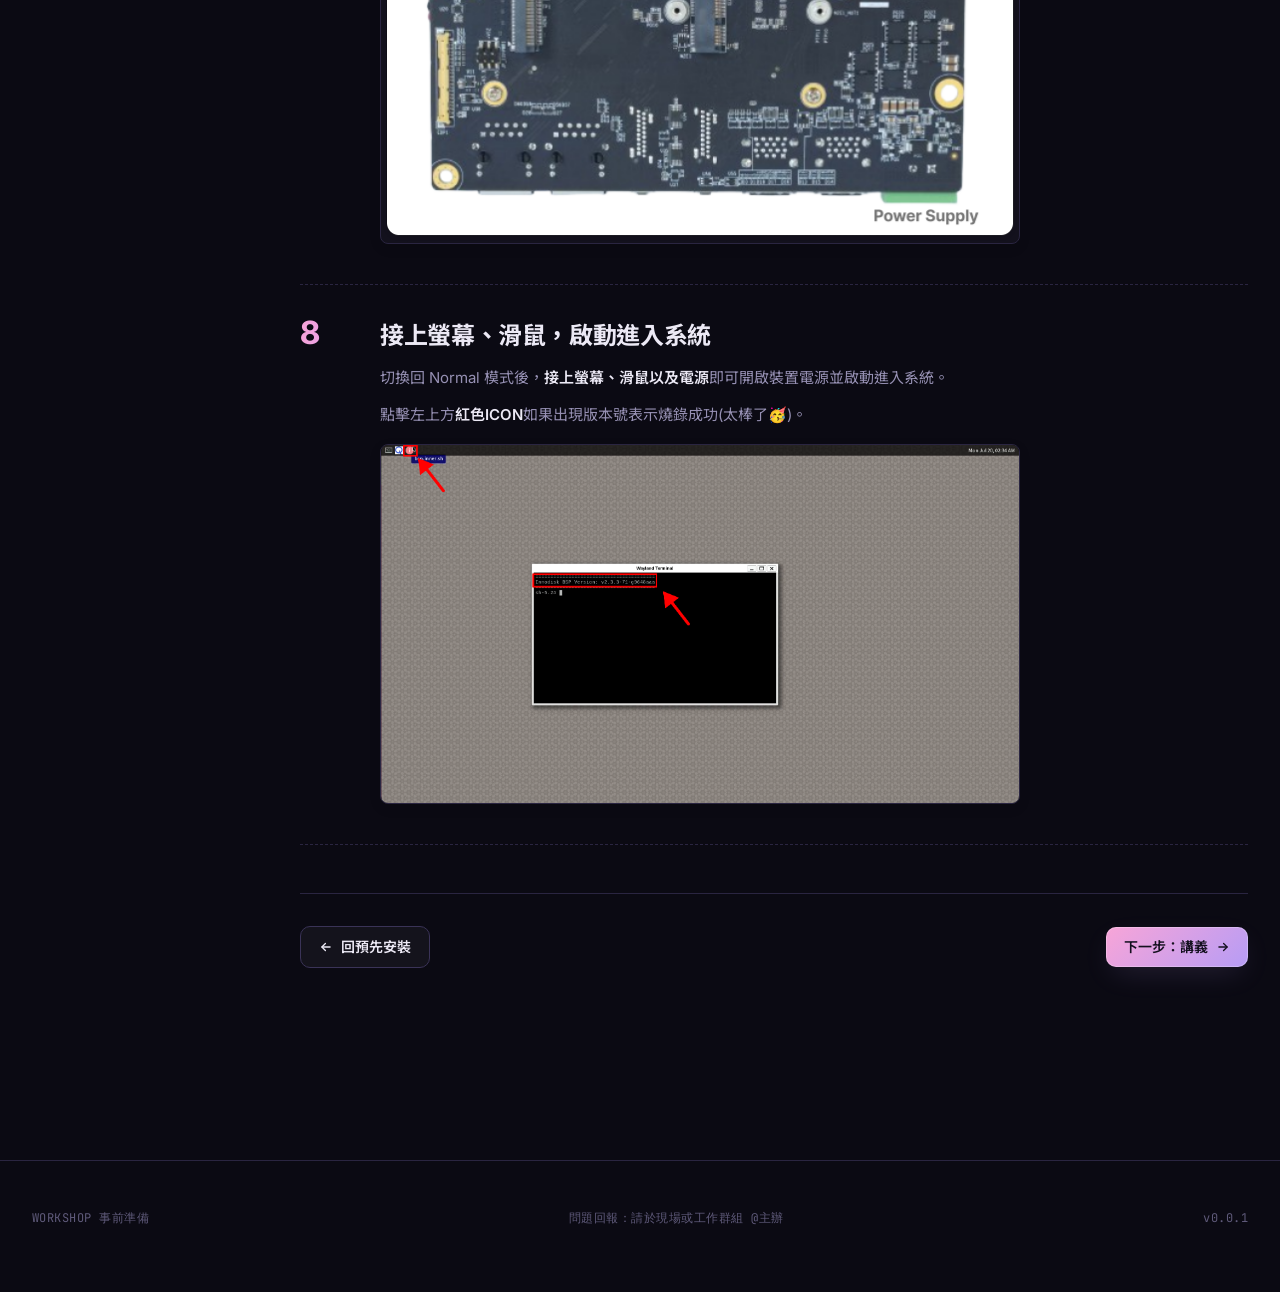
<file: flashing.html>
<!doctype html>
<html lang="zh-Hant" data-lang="zh" data-theme="dark">
<head>
<meta charset="utf-8" />
<meta name="viewport" content="width=device-width, initial-scale=1" />
<title>Flashing — Workshop 事前準備</title>
<script>(function(){var d=document.documentElement;try{d.setAttribute('data-theme',localStorage.getItem('how_theme')||'dark');}catch(e){d.setAttribute('data-theme','dark');}try{var l=localStorage.getItem('how_lang')||'zh';d.setAttribute('data-lang',l);d.setAttribute('lang',l==='zh'?'zh-Hant':'en');}catch(e){d.setAttribute('data-lang','zh');}})();</script>
<style>html{background:#0b0a13}html[data-theme="light"]{background:#fbf9fc}</style>
<link rel="preconnect" href="https://fonts.googleapis.com">
<link rel="preconnect" href="https://fonts.gstatic.com" crossorigin>
<link rel="stylesheet" href="https://fonts.googleapis.com/css2?family=Inter+Tight:wght@400;500;600;700;800&family=Inter:wght@400;500;600;700&family=JetBrains+Mono:wght@400;500;600&family=Noto+Sans+TC:wght@400;500;700;900&display=swap">
<link rel="stylesheet" href="styles.css" />
<style>
  .shot { margin: var(--space-4) 0 var(--space-2); }
  .shot img.shot-img {
    width: 100%;
    max-width: 640px;
    height: auto;
    display: block;
    border: 1px solid var(--border);
    border-radius: var(--radius-md);
    background: var(--bg-2);
  }
  .shot figcaption {
    margin-top: 8px;
    font-family: var(--font-mono);
    font-size: 11px;
    color: var(--text-3);
    letter-spacing: 0.04em;
  }
  .shot figcaption .fn { color: var(--accent-text); }
  .ref-link {
    display: inline-flex;
    align-items: center;
    gap: 8px;
    margin-top: var(--space-3);
    padding: 10px 16px;
    background: var(--surface);
    border: 1px solid var(--border);
    border-radius: var(--radius-md);
    font-size: 14px;
    color: var(--text-2);
    transition: border-color var(--dur-fast), background var(--dur-fast);
  }
  .ref-link:hover { border-color: var(--accent); background: var(--surface-hover); }
  .ref-link svg { width: 16px; height: 16px; flex-shrink: 0; color: var(--accent-text); }
  .ref-link .ref-url {
    font-family: var(--font-mono);
    font-size: 12px;
    color: var(--accent-text);
    word-break: break-all;
  }
  .ref-link .ref-steps {
    flex-shrink: 0;
    font-family: var(--font-mono);
    font-size: 11px;
    font-weight: 600;
    color: var(--on-accent);
    background: var(--gradient-btn);
    padding: 3px 9px;
    border-radius: 999px;
  }
  .step-body p code, .callout code {
    font-family: var(--font-mono); font-size: 12.5px; padding: 1px 6px;
    background: var(--surface-2); border-radius: 4px; color: var(--accent-text);
  }
</style>
</head>
<body>

<header class="nav">
  <div class="nav-inner">
    <a href="index.html" class="brand">
      <span class="brand-mark" aria-hidden="true">
        <svg viewBox="0 0 24 24" fill="none" class="face-icon" overflow="visible">
          <circle class="eye eye-l" cx="9" cy="10.5" r="1.6" fill="currentColor"/>
          <circle class="eye eye-r" cx="15" cy="10.5" r="1.6" fill="currentColor"/>
          <path d="M8.5 15 Q12 17.5 15.5 15" stroke="currentColor" stroke-width="1.6" fill="none" stroke-linecap="round"/>
        </svg>
      </span>
      <span class="brand-text">
        <span class="top"><span class="zh-only">Workshop 事前準備</span><span class="en-only">Workshop Prep</span></span>
        <span class="sub">PREP · BEFORE YOU ARRIVE</span>
      </span>
    </a>
    <nav class="nav-links">
      <a href="index.html" class="nav-link"><span class="zh-only">總覽</span><span class="en-only">Overview</span></a>
      <a href="pre-install.html" class="nav-link"><span class="zh-only">預先安裝</span><span class="en-only">Pre-Install</span></a>
      <a href="flashing.html" class="nav-link active"><span class="zh-only">燒錄</span><span class="en-only">Flashing</span></a>
      <a href="handouts.html" class="nav-link"><span class="zh-only">講義</span><span class="en-only">Handouts</span></a>
    </nav>
    <span class="nav-spacer"></span>
    <button class="nav-search" data-open-search aria-label="Open search">
      <svg viewBox="0 0 24 24" fill="none" stroke="currentColor" stroke-width="2" stroke-linecap="round" stroke-linejoin="round"><circle cx="11" cy="11" r="7"/><path d="m21 21-4.3-4.3"/></svg>
      <span class="label zh-only">搜尋軟體 / 步驟…</span>
      <span class="label en-only">Search software / steps…</span>
      <span class="kbd">⌘K</span>
    </button>
    <div class="lang-toggle"><button data-lang="zh">中</button><button data-lang="en">EN</button></div>
    <button class="theme-toggle" data-theme-toggle aria-label="Toggle theme">
      <span class="thumb">
        <svg class="icon-moon" viewBox="0 0 24 24" fill="none" stroke="currentColor" stroke-width="2.2" stroke-linecap="round" stroke-linejoin="round"><path d="M21 12.8A9 9 0 1 1 11.2 3a7 7 0 0 0 9.8 9.8z"/></svg>
        <svg class="icon-sun" viewBox="0 0 24 24" fill="none" stroke="currentColor" stroke-width="2.2" stroke-linecap="round" stroke-linejoin="round"><circle cx="12" cy="12" r="4"/><path d="M12 2v2"/><path d="M12 20v2"/><path d="m4.93 4.93 1.41 1.41"/><path d="m17.66 17.66 1.41 1.41"/><path d="M2 12h2"/><path d="M20 12h2"/><path d="m6.34 17.66-1.41 1.41"/><path d="m19.07 4.93-1.41 1.41"/></svg>
      </span>
    </button>
    <a href="handouts.html" class="btn-cta">
      <span class="zh-only">下一步：講義</span><span class="en-only">Next: Handouts</span>
      <svg viewBox="0 0 24 24" fill="none" stroke="currentColor" stroke-width="2.2" stroke-linecap="round" stroke-linejoin="round" width="14" height="14"><path d="M5 12h14"/><path d="m13 6 6 6-6 6"/></svg>
    </a>
  </div>
</header>

<main class="shell">
  <section class="page">

    <span class="eyebrow"><span class="zh-only">步驟 02 · 燒錄映像</span><span class="en-only">STEP 02 · FLASH THE IMAGE</span></span>
    <h1 class="display">
      <span class="zh-only">Windows<br/><span class="grad-text">燒錄說明書</span></span>
      <span class="en-only">Windows<br/><span class="grad-text">Flashing Guide</span></span>
    </h1>

    <div class="callout callout--info">
      <span class="icon"><svg viewBox="0 0 24 24" fill="none" stroke="currentColor" stroke-width="2" stroke-linecap="round" stroke-linejoin="round" width="16" height="16"><circle cx="12" cy="12" r="10"/><path d="M12 16v-4"/><path d="M12 8h.01"/></svg></span>
      <div>
        <span class="zh-only">本頁示範用 xPCATApp 將映像燒錄到 Q911 平台。開始前請先完成「<a class="link" href="pre-install.html">預先安裝</a>」中的 QSC、PCAT、QUD。</span>
        <span class="en-only">This page shows how to flash the image to the Q911 platform with xPCATApp. Finish QSC, PCAT, and QUD in "<a class="link" href="pre-install.html">Pre-install</a>" first.</span>
      </div>
    </div>
    <div class="callout callout--warn">
      <span class="icon"><svg viewBox="0 0 24 24" fill="none" stroke="currentColor" stroke-width="2" stroke-linecap="round" stroke-linejoin="round" width="16" height="16"><path d="M10.29 3.86 1.82 18a2 2 0 0 0 1.71 3h16.94a2 2 0 0 0 1.71-3L13.71 3.86a2 2 0 0 0-3.42 0z"/><line x1="12" y1="9" x2="12" y2="13"/><line x1="12" y1="17" x2="12.01" y2="17"/></svg></span>
      <div>
        <span class="zh-only">燒錄異常排除： <strong>1.</strong> 拔掉電源線 <strong>2.</strong> 重新上電 <strong>3.</strong> 再次燒錄。若需要協助，請洽現場助教。</span>
        <span class="en-only">Flashing Troubleshooting: <strong>1.</strong> Unplug the power cable. <strong>2.</strong> Replug to power cycle. <strong>3.</strong> Retry flashing. You can also ask our TAs for help.</span>
      </div>
    </div>

    <div class="page--with-side" style="margin-top:var(--space-10);">

      <aside class="side-nav" aria-label="On this page">
        <div class="side-nav-head"><span class="zh-only">燒錄步驟</span><span class="en-only">Flashing steps</span></div>
        <a href="#s1"><span class="num">1</span> <span class="zh-only">前置步驟</span><span class="en-only">Prep</span></a>
        <a href="#s2"><span class="num">2</span> xPCATApp</a>
        <a href="#s3"><span class="num">3</span> <span class="zh-only">連線 Q911</span><span class="en-only">Connect Q911</span></a>
        <a href="#s4"><span class="num">4</span> Download</a>
        <a href="#s5"><span class="num">5</span> <span class="zh-only">選 image / UFS</span><span class="en-only">Image / UFS</span></a>
        <a href="#s6"><span class="num">6</span> <span class="zh-only">完成燒錄</span><span class="en-only">Done</span></a>
        <a href="#s7"><span class="num">7</span> <span class="zh-only">切回 Normal</span><span class="en-only">Normal mode</span></a>
        <a href="#s8"><span class="num">8</span> <span class="zh-only">啟動進入系統</span><span class="en-only">Boot into the System</span></a>
      </aside>

      <div>

        <!-- 1 -->
        <article class="step" id="s1">
          <div class="step-num">1</div>
          <div class="step-body">
            <h3><span class="zh-only">準備電路板</span><span class="en-only">Prepare the Board for Flashing</span></h3>
            <div class="callout callout--warn">
              <span class="icon"><svg viewBox="0 0 24 24" fill="none" stroke="currentColor" stroke-width="2" stroke-linecap="round" stroke-linejoin="round" width="16" height="16"><path d="M10.29 3.86 1.82 18a2 2 0 0 0 1.71 3h16.94a2 2 0 0 0 1.71-3L13.71 3.86a2 2 0 0 0-3.42 0z"/><line x1="12" y1="9" x2="12" y2="13"/><line x1="12" y1="17" x2="12.01" y2="17"/></svg></span>
            <div>
              <span class="zh-only">請確保裝置<strong>已拔掉電源</strong>，才能執行以下步驟喔!</span>
              <span class="en-only">You must <strong>unplug the power supply</strong> before proceeding with the following steps!</span>
            </div>
           </div>
            <p>
              <span class="zh-only">請將板子背面的跳帽調整到 <code>EDL mode</code>。</span>
              <span class="en-only">Set the jumper on the bottom side of the board to <code>EDL mode</code>.</span>
            </p>
            <figure class="shot">
                  <img class="shot-img" src="uploads\jumper_mode_edl.png" style="border-radius: 8px; overflow: hidden; box-shadow: 0 4px 12px rgba(0, 0, 0, 0.1);">
            </figure>
            <p>
              <span class="zh-only">同時也請確認所有的啟動模式撥碼開關（DIP switches）皆已調至 ON（如下圖所示），系統才能從 <code>UFS</code>啟動。</span>
              <span class="en-only">Please also confirm that all boot mode DIP switches are set to ON, as shown below, so the system can boot from <code>UFS</code>.</span>
            </p>
            <figure class="shot">
                  <img class="shot-img" src="uploads\boot_mode_ufs.png" style="border-radius: 8px; overflow: hidden; box-shadow: 0 4px 12px rgba(0, 0, 0, 0.1);">
            </figure>
            <p>
              <span class="zh-only">請將 USB Type-C 傳輸線連接到目標裝置上標示為 <code>Flash / ADB</code>的連接埠。並接上電源，接完後<strong>請開機</strong>。</span>
              <span class="en-only">Connect the USB Type-C cable to the port labeled <code>Flash / ADB</code>on the target device.Plug in the power, and then <strong>turn it on</strong>.</span>
            </p>
            <figure class="shot">
                  <img class="shot-img" src="uploads\connect_adb_boot_flash.png" style="border-radius: 8px; overflow: hidden; box-shadow: 0 4px 12px rgba(0, 0, 0, 0.1);">
            </figure>
          </div>
        </article>
        <!-- 2 -->
        <article class="step" id="s2">
          <div class="step-num">2</div>
          <div class="step-body">
            <h3><span class="zh-only">打開 xPCATApp</span><span class="en-only">Open xPCATApp</span></h3>
            <div class="callout callout--warn">
              <span class="icon"><svg viewBox="0 0 24 24" fill="none" stroke="currentColor" stroke-width="2" stroke-linecap="round" stroke-linejoin="round" width="16" height="16"><path d="M10.29 3.86 1.82 18a2 2 0 0 0 1.71 3h16.94a2 2 0 0 0 1.71-3L13.71 3.86a2 2 0 0 0-3.42 0z"/><line x1="12" y1="9" x2="12" y2="13"/><line x1="12" y1="17" x2="12.01" y2="17"/></svg></span>
            <div>
              <span class="zh-only">請確保裝置已<strong>開機</strong>，才能找到設備喔!</span>
              <span class="en-only">Please make sure the device is<strong>powered on</strong> so it can be detected!</span>
            </div>
           </div>
            <p>
              <span class="zh-only">打開 xPCATApp。</span>
              <span class="en-only">Open xPCATApp.</span>
            </p>
            <figure class="shot">
              <img class="shot-img" src="[data-uri]" alt="flash-start-xpcatapp" />
              <figcaption><span class="fn">start_xpcatapp.png</span></figcaption>
            </figure>
            <div class="callout">
              <span class="icon"><svg viewBox="0 0 24 24" fill="none" stroke="currentColor" stroke-width="2" stroke-linecap="round" stroke-linejoin="round" width="16" height="16"><path d="M9 18h6"/><path d="M10 22h4"/><path d="M12 2a7 7 0 0 0-4 12.7c.6.5 1 1.3 1 2.1h6c0-.8.4-1.6 1-2.1A7 7 0 0 0 12 2z"/></svg></span>
              <div>
                <span class="zh-only">請確認是否開啟 <code>"x"PCATApp</code></span>
                <span class="en-only">Please confirm whether<code>"x"PCATApp</code>is open or not.</span>
              </div>
            </div>
          </div>
        </article>

        <!-- 3 -->
        <article class="step" id="s3">
          <div class="step-num">3</div>
          <div class="step-body">
            <h3><span class="zh-only">連線 Q911</span><span class="en-only">Connect to the Q911</span></h3>
            <p>
              <span class="zh-only">點擊Icon，並選擇要連線的 Q911。</span>
              <span class="en-only">Click the icon and choose Q911 to connect.</span>
            </p>
            <figure class="shot">
                  <img class="shot-img" src="uploads\Connect device.png" style="border-radius: 8px; overflow: hidden; box-shadow: 0 4px 12px rgba(0, 0, 0, 0.1);">
            </figure>
            <figure class="shot">
              <img class="shot-img" src="[data-uri]" alt="flash-pcat-connect" />
              <figcaption><span class="fn">pcat_connect.png</span></figcaption>
            </figure>
          </div>
        </article>

        <!-- 4 -->
        <article class="step" id="s4">
          <div class="step-num">4</div>
          <div class="step-body">
            <h3><span class="zh-only">點擊 download 選項</span><span class="en-only">Click the download option</span></h3>
            <p>
              <span class="zh-only">點擊左側的 download 選項。</span>
              <span class="en-only">Click the download option on the left.</span>
            </p>
            <figure class="shot">
              <img class="shot-img" src="[data-uri]" alt="flash-pcat-download20" />
              <figcaption><span class="fn">pcat_download20.png</span></figcaption>
            </figure>
          </div>
        </article>

        <!-- 5 -->
        <article class="step" id="s5">
          <div class="step-num">5</div>
          <div class="step-body">
            <h3><span class="zh-only">選擇 image 與 memory type</span><span class="en-only">Choose image and memory type</span></h3>
            <p>
              <span class="zh-only">選擇 image 所在的資料夾和選擇 UFS 作為 memory type，點擊 download。</span>
              <span class="en-only">Select the folder containing the image, choose UFS as the memory type, and click download.</span>
            </p>
            <figure class="shot">
              <img class="shot-img" src="uploads\Open the folder.png" alt="Open the folder">
            </figure>
            <div class="callout">
              <span class="icon"><svg viewBox="0 0 24 24" fill="none" stroke="currentColor" stroke-width="2" stroke-linecap="round" stroke-linejoin="round" width="16" height="16"><path d="M9 18h6"/><path d="M10 22h4"/><path d="M12 2a7 7 0 0 0-4 12.7c.6.5 1 1.3 1 2.1h6c0-.8.4-1.6 1-2.1A7 7 0 0 0 12 2z"/></svg></span>
              <div>
                <span class="zh-only">請點擊 <code>∨</code> ，並在下拉選單中選擇要Folder選項，請選擇 <code>workshop_exmp-q911_v2.3.3_image</code>。</span>
                <span class="en-only">Click <code>∨</code> to open the drop-down menu, then select <code>workshop_exmp-q911_v2.3.3_image</code>for the Folder option.</span>
              </div>
            </div>
            <figure class="shot">
              <img class="shot-img" src="uploads\Select the folder.png" alt="Select the folder">
            <div class="callout">
              <span class="icon"><svg viewBox="0 0 24 24" fill="none" stroke="currentColor" stroke-width="2" stroke-linecap="round" stroke-linejoin="round" width="16" height="16"><path d="M9 18h6"/><path d="M10 22h4"/><path d="M12 2a7 7 0 0 0-4 12.7c.6.5 1 1.3 1 2.1h6c0-.8.4-1.6 1-2.1A7 7 0 0 0 12 2z"/></svg></span>
              <div>
                <span class="zh-only">確定 <code>.elf</code> 是否被正確選擇，如圖所示。</span>
                <span class="en-only">Make sure the <code>.elf</code> is selected correctly, as shown.</span>
              </div>
            </div>
          </div>
        </article>

        <!-- 6 -->
        <article class="step" id="s6">
          <div class="step-num">6</div>
          <div class="step-body">
            <h3><span class="zh-only">完成燒錄</span><span class="en-only">Flashing complete</span></h3>
            <p>
              <span class="zh-only">完成燒錄。</span>
              <span class="en-only">Flashing complete.</span>
            </p>
            <figure class="shot">
              <img class="shot-img" src="[data-uri]" alt="flash-pcat-download100" />
              <figcaption><span class="fn">pcat_download100.png</span></figcaption>
            </figure>
          </div>
        </article>

        <!-- 7 -->
        <article class="step" id="s7">
          <div class="step-num">7</div>
          <div class="step-body">
            <h3><span class="zh-only">拔掉電源後切回 Normal mode，並開機</span><span class="en-only">Power off and unplug the device, switch to Normal mode, then turn it on.</span></h3>
            <div class="callout callout--warn">
              <span class="icon"><svg viewBox="0 0 24 24" fill="none" stroke="currentColor" stroke-width="2" stroke-linecap="round" stroke-linejoin="round" width="16" height="16"><path d="M10.29 3.86 1.82 18a2 2 0 0 0 1.71 3h16.94a2 2 0 0 0 1.71-3L13.71 3.86a2 2 0 0 0-3.42 0z"/><line x1="12" y1="9" x2="12" y2="13"/><line x1="12" y1="17" x2="12.01" y2="17"/></svg></span>
            <div>
              <span class="zh-only">請確保裝置<strong>已拔掉電源</strong>，才能執行以下步驟喔!</span>
              <span class="en-only">You must <strong>unplug the power supply</strong> before proceeding with the following steps!</span>
            </div>
           </div>
            <p>
              <span class="zh-only">進行下方的步驟 (切回 Normal mode 並開機）。</span>
              <span class="en-only">Proceed with the steps below (Switch back to Normal mode and boot).</span>
            </p>
            <p>
              <span class="zh-only">燒錄成功後，請將裝置斷電，並把板子背面的跳帽調回 <code>Normal mode</code>。</span>
              <span class="en-only">After the flashing process is complete, power off the device and set the jumper on the bottom side of the board to <code>Normal mode</code>.</span>
            </p>
            <figure class="shot">
                  <img class="shot-img" src="uploads/jumper_mode_normal.png" style="border-radius: 8px; overflow: hidden; box-shadow: 0 4px 12px rgba(0, 0, 0, 0.1);">
            </figure>
            <p>
              <span class="zh-only">請一併確認所有的啟動模式 DIP 指撥開關都已經切換到 <code>ON</code>，以確保系統從<code>UFS</code>啟動。</span>
              <span class="en-only">Please also confirm that all boot mode DIP switches are set to <code>ON</code>, as shown below, so the system boots from <code>UFS</code> .</span>
            </p>
            <figure class="shot">
                  <img class="shot-img" src="uploads\boot_mode_ufs (1).png" style="border-radius: 8px; overflow: hidden; box-shadow: 0 4px 12px rgba(0, 0, 0, 0.1);">
            </figure>

          </div>
        </article>
         <!-- 8 -->
        <article class="step" id="s8">
          <div class="step-num">8</div>
          <div class="step-body">
            <h3><span class="zh-only">接上螢幕、滑鼠，啟動進入系統</span><span class="en-only">Boot into the System</span></h3>
            <p>
              <span class="zh-only">切換回 Normal 模式後，<strong>接上螢幕、滑鼠以及電源</strong>即可開啟裝置電源並啟動進入系統。</span>
              <span class="en-only">After switching back to Normal mode, <strong>connect the monitor, mouse, and power supply</strong> to power on the device and boot into the system.</span>
            </p>
            <p>
              <span class="zh-only">點擊左上方<strong>紅色ICON</strong>如果出現版本號表示燒錄成功(太棒了🥳)。</span>
              <span class="en-only">Click the<strong> red icon </strong>in the top-left corner, and if the version number and successful flashing message appear, the system has booted correctly.🥳</span>
            </p>
            <figure class="shot">
                  <img class="shot-img" src="uploads\Boot into the System.png" style="border-radius: 8px; overflow: hidden; box-shadow: 0 4px 12px rgba(0, 0, 0, 0.1);">
            </figure>
          </div>
        </article>

        <div style="display:flex;justify-content:space-between;align-items:center;margin-top:var(--space-12);padding-top:var(--space-8);border-top:1px solid var(--border);">
          <a href="pre-install.html" class="btn-ghost">
            <svg viewBox="0 0 24 24" fill="none" stroke="currentColor" stroke-width="2.2" stroke-linecap="round" stroke-linejoin="round" width="14" height="14"><path d="M19 12H5"/><path d="m11 18-6-6 6-6"/></svg>
            <span class="zh-only">回預先安裝</span><span class="en-only">Back to pre-install</span>
          </a>
          <a href="handouts.html" class="btn-cta">
            <span class="zh-only">下一步：講義</span><span class="en-only">Next: Handouts</span>
            <svg viewBox="0 0 24 24" fill="none" stroke="currentColor" stroke-width="2.2" stroke-linecap="round" stroke-linejoin="round" width="14" height="14"><path d="M5 12h14"/><path d="m13 6 6 6-6 6"/></svg>
          </a>
        </div>

      </div>
    </div>
  </section>
</main>

<footer class="foot">
  <div class="foot-inner">
    <span><span class="zh-only">WORKSHOP 事前準備</span><span class="en-only">WORKSHOP PREP SITE</span></span>
    <span>
      <span class="zh-only">問題回報：請於現場或工作群組 @主辦</span>
      <span class="en-only">Questions: ping the organisers on-site or in the channel</span>
    </span>
    <span>v0.0.1</span>
  </div>
</footer>

<div class="search-overlay" id="search-overlay" role="dialog" aria-modal="true">
  <div class="search-panel">
    <div class="search-input-row">
      <svg viewBox="0 0 24 24" fill="none" stroke="currentColor" stroke-width="2" stroke-linecap="round" stroke-linejoin="round"><circle cx="11" cy="11" r="7"/><path d="m21 21-4.3-4.3"/></svg>
      <input id="search-input" type="text" placeholder="搜尋軟體、步驟、FAQ… / search software, steps, FAQ…" autocomplete="off" />
      <span class="esc">ESC</span>
    </div>
    <div class="search-results" id="search-results"></div>
  </div>
</div>

<script src="search-index.js"></script>
<script src="app.js"></script>
</body>
</html>
</file>
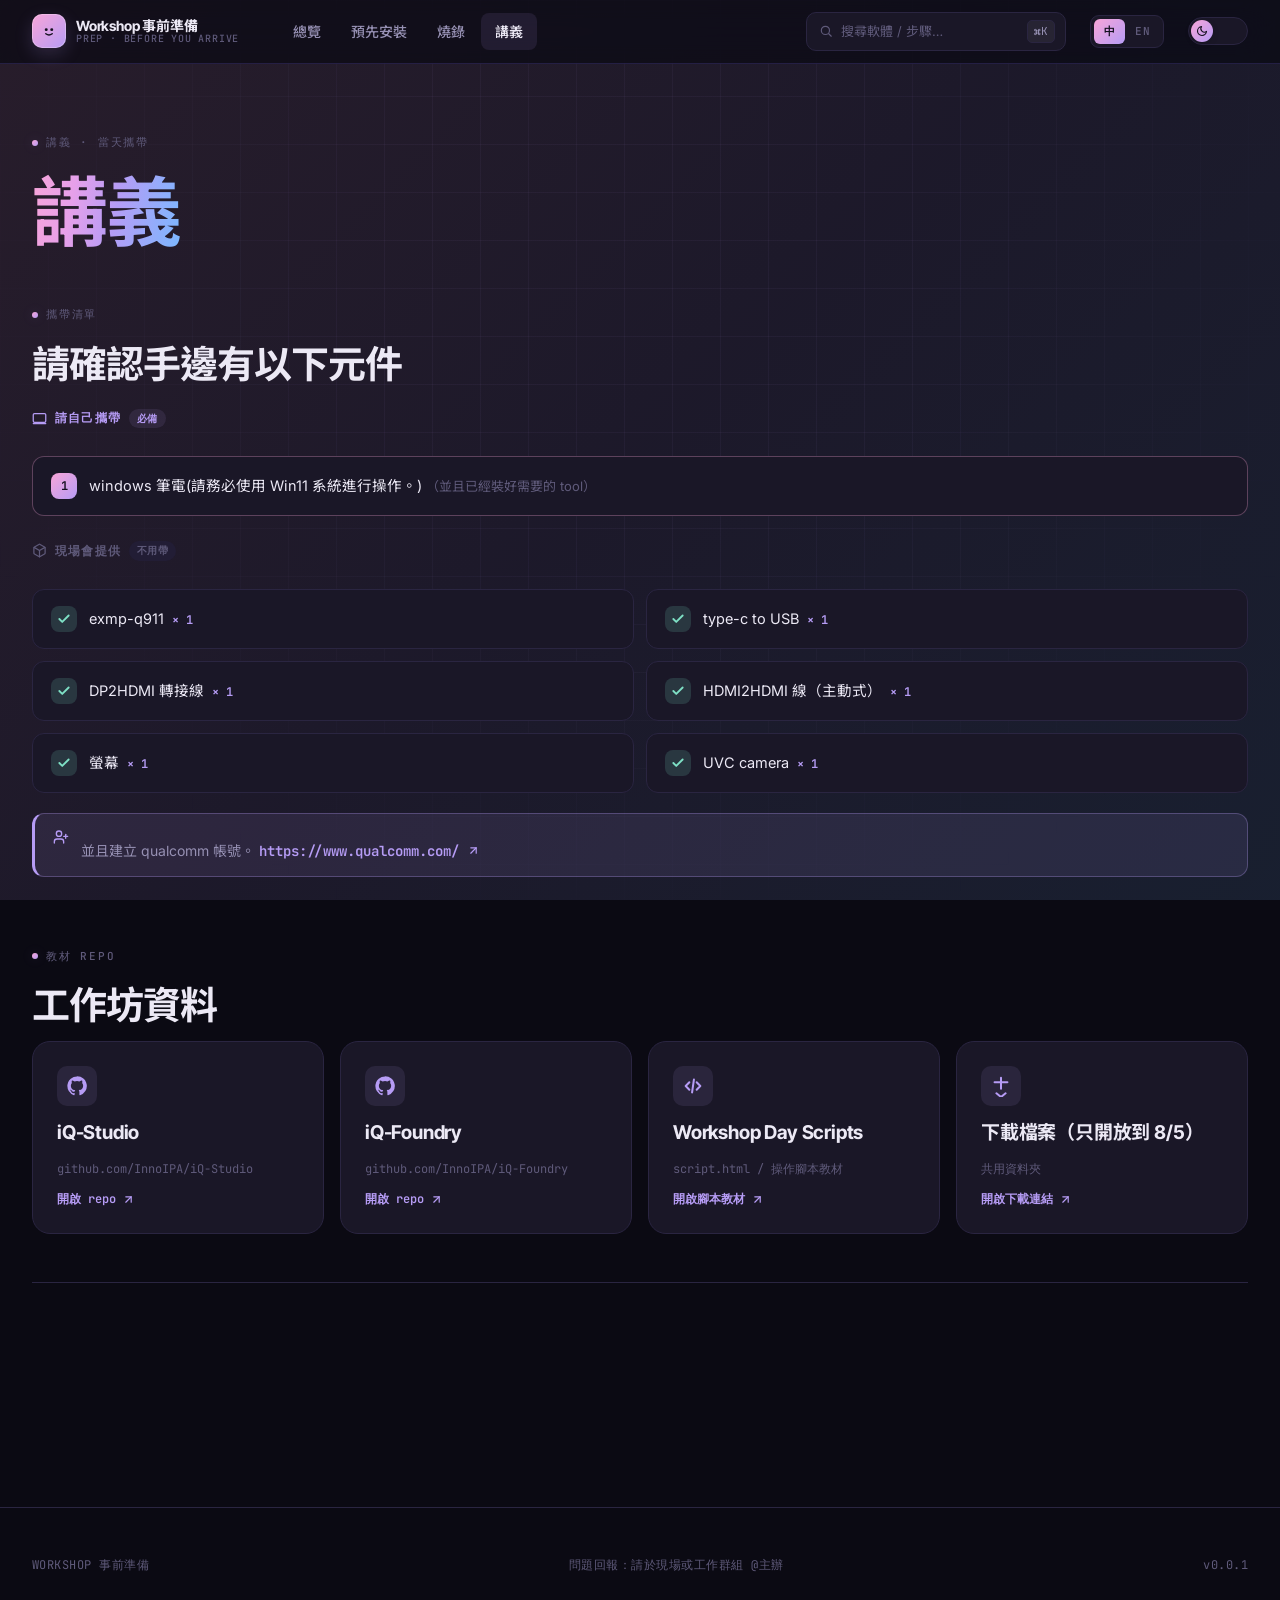
<file: handouts.html>
<!doctype html>
<html lang="zh-Hant" data-lang="zh" data-theme="dark">
<head>
<meta charset="utf-8" />
<meta name="viewport" content="width=device-width, initial-scale=1" />
<title>講義 Handouts — Workshop 事前準備</title>
<script>(function(){var d=document.documentElement;try{d.setAttribute('data-theme',localStorage.getItem('how_theme')||'dark');}catch(e){d.setAttribute('data-theme','dark');}try{var l=localStorage.getItem('how_lang')||'zh';d.setAttribute('data-lang',l);d.setAttribute('lang',l==='zh'?'zh-Hant':'en');}catch(e){d.setAttribute('data-lang','zh');}})();</script>
<style>html{background:#0b0a13}html[data-theme="light"]{background:#fbf9fc}</style>
<link rel="preconnect" href="https://fonts.googleapis.com">
<link rel="preconnect" href="https://fonts.gstatic.com" crossorigin>
<link rel="stylesheet" href="https://fonts.googleapis.com/css2?family=Inter+Tight:wght@400;500;600;700;800&family=Inter:wght@400;500;600;700&family=JetBrains+Mono:wght@400;500;600&family=Noto+Sans+TC:wght@400;500;700;900&display=swap">
<link rel="stylesheet" href="styles.css" />
<style>
  /* WiFi info card */
  .wifi-card {
    margin-top: var(--space-8);
    padding: var(--space-6);
    background:
      linear-gradient(var(--surface), var(--surface)),
      var(--gradient-bg);
    border: 1px solid var(--c-pink-border);
    border-radius: var(--radius-lg);
    box-shadow: var(--shadow);
  }
  .wifi-card .wifi-head {
    display: flex; align-items: center; gap: 10px;
    font-family: var(--font-mono); font-size: 12px; font-weight: 600;
    letter-spacing: 0.1em; text-transform: uppercase; color: var(--accent-text);
    margin-bottom: var(--space-4);
  }
  .wifi-card .wifi-head svg { width: 16px; height: 16px; }
  .wifi-grid { display: grid; grid-template-columns: repeat(2, 1fr); gap: var(--space-3); }
  .wifi-field {
    display: flex; flex-direction: column; gap: 4px;
    padding: 14px 16px;
    background: var(--bg-2);
    border: 1px solid var(--border);
    border-radius: var(--radius-md);
  }
  .wifi-field .k {
    font-family: var(--font-mono); font-size: 11px; letter-spacing: 0.06em;
    text-transform: uppercase; color: var(--text-3);
  }
  .wifi-field .v {
    font-family: var(--font-mono); font-size: 16px; font-weight: 600; color: var(--text);
    min-height: 22px;
  }
  .wifi-field .v.blank::after {
    content: '— — — —';
    color: var(--text-3);
    letter-spacing: 0.1em;
  }

  /* Checklist */
  .check-grid {
    display: grid;
    grid-template-columns: repeat(2, 1fr);
    gap: var(--space-3);
    margin-top: var(--space-4);
  }
  .check-item {
    display: flex; align-items: flex-start; gap: 12px;
    padding: 16px 18px;
    background: var(--surface);
    border: 1px solid var(--border);
    border-radius: var(--radius-md);
  }
  .check-item .n {
    width: 26px; height: 26px; flex-shrink: 0;
    display: grid; place-items: center;
    font-family: var(--font-mono); font-size: 12px; font-weight: 600;
    color: var(--accent-text); background: var(--accent-bg); border-radius: 8px;
  }
  .check-item .txt { font-size: 14.5px; color: var(--text); line-height: 1.5; padding-top: 2px; }
  .check-item .txt .note { color: var(--text-3); font-size: 13px; }
  .check-item .qty {
    font-family: var(--font-mono); font-size: 12px; color: var(--accent-text);
    font-weight: 600; margin-left: 4px;
  }

  /* Bring-vs-provided groups */
  .bring-label { white-space: nowrap; }
  .bring-group { margin-top: var(--space-6); }
  .bring-label {
    display: inline-flex; align-items: center; gap: 8px;
    font-family: var(--font-mono); font-size: 12px; font-weight: 600;
    letter-spacing: 0.1em; text-transform: uppercase;
    margin-bottom: var(--space-3);
  }
  .bring-label svg { width: 15px; height: 15px; }
  .bring-label--self { color: var(--accent-text); }
  .bring-label--provided { color: var(--text-3); }
  .bring-label .bl-tag {
    display: inline-block;
    font-size: 10px; letter-spacing: 0.04em; text-transform: none;
    padding: 2px 8px; border-radius: 999px; white-space: nowrap;
  }
  .bring-label--self .bl-tag { background: var(--accent-bg); color: var(--accent-text); }
  .bring-label--provided .bl-tag { background: var(--surface-2); color: var(--text-3); }
  .check-item--self {
    grid-column: 1 / -1;
    background: linear-gradient(var(--surface), var(--surface)), var(--gradient-bg);
    border-color: var(--c-pink-border);
  }
  .check-item--self .n { background: var(--gradient-btn); color: var(--on-accent); }
  .check-item .pv {
    width: 26px; height: 26px; flex-shrink: 0;
    display: grid; place-items: center;
    color: var(--success);
    background: color-mix(in oklab, var(--success) 16%, transparent);
    border-radius: 8px;
  }
  .check-item .pv svg { width: 14px; height: 14px; }

  /* Repo cards */
  .repo-grid { display: grid; grid-template-columns: repeat(auto-fit, minmax(230px, 1fr)); gap: var(--space-4); margin-top: var(--space-4); }
  .repo-card {
    display: flex; flex-direction: column; gap: var(--space-3);
    padding: var(--space-6);
    background: var(--surface);
    border: 1px solid var(--border);
    border-radius: var(--radius-lg);
    transition: border-color var(--dur-base), transform var(--dur-base);
  }
  .repo-card:hover { border-color: var(--accent); transform: translateY(-2px); }
  .repo-card .gh {
    width: 40px; height: 40px;
    display: grid; place-items: center;
    background: var(--accent-bg); border-radius: 10px; color: var(--accent-text);
  }
  .repo-card .gh svg { width: 22px; height: 22px; }
  .repo-card h4 {
    font-family: var(--font-display); font-weight: 700; font-size: 19px;
    letter-spacing: -0.01em; margin: 0; color: var(--text);
  }
  .repo-card .url {
    font-family: var(--font-mono); font-size: 12px; color: var(--text-3);
    word-break: break-all;
  }
  .repo-card .go {
    margin-top: auto;
    display: inline-flex; align-items: center; gap: 6px;
    font-family: var(--font-mono); font-size: 12px; font-weight: 600;
    color: var(--accent-text);
  }
  .repo-card .go svg { width: 13px; height: 13px; transition: transform var(--dur-fast); }
  .repo-card:hover .go svg { transform: translate(2px,-2px); }

  .acct-link {
    display: inline-flex; align-items: center; gap: 8px;
    margin-top: var(--space-3);
    font-family: var(--font-mono); font-size: 14px; font-weight: 600;
    color: var(--accent-text);
  }
  .acct-link:hover { text-decoration: underline; text-underline-offset: 3px; }
  @media (max-width: 720px) {
    .wifi-grid, .check-grid, .repo-grid { grid-template-columns: 1fr; }
  }
</style>
</head>
<body>

<header class="nav">
  <div class="nav-inner">
    <a href="index.html" class="brand">
      <span class="brand-mark" aria-hidden="true">
        <svg viewBox="0 0 24 24" fill="none" class="face-icon" overflow="visible">
          <circle class="eye eye-l" cx="9" cy="10.5" r="1.6" fill="currentColor"/>
          <circle class="eye eye-r" cx="15" cy="10.5" r="1.6" fill="currentColor"/>
          <path d="M8.5 15 Q12 17.5 15.5 15" stroke="currentColor" stroke-width="1.6" fill="none" stroke-linecap="round"/>
        </svg>
      </span>
      <span class="brand-text">
        <span class="top"><span class="zh-only">Workshop 事前準備</span><span class="en-only">Workshop Prep</span></span>
        <span class="sub">PREP · BEFORE YOU ARRIVE</span>
      </span>
    </a>
    <nav class="nav-links">
      <a href="index.html" class="nav-link"><span class="zh-only">總覽</span><span class="en-only">Overview</span></a>
      <a href="pre-install.html" class="nav-link"><span class="zh-only">預先安裝</span><span class="en-only">Pre-Install</span></a>
      <a href="flashing.html" class="nav-link"><span class="zh-only">燒錄</span><span class="en-only">Flashing</span></a>
      <a href="handouts.html" class="nav-link active"><span class="zh-only">講義</span><span class="en-only">Handouts</span></a>
    </nav>
    <span class="nav-spacer"></span>
    <button class="nav-search" data-open-search aria-label="Open search">
      <svg viewBox="0 0 24 24" fill="none" stroke="currentColor" stroke-width="2" stroke-linecap="round" stroke-linejoin="round"><circle cx="11" cy="11" r="7"/><path d="m21 21-4.3-4.3"/></svg>
      <span class="label zh-only">搜尋軟體 / 步驟…</span>
      <span class="label en-only">Search software / steps…</span>
      <span class="kbd">⌘K</span>
    </button>
    <div class="lang-toggle"><button data-lang="zh">中</button><button data-lang="en">EN</button></div>
    <button class="theme-toggle" data-theme-toggle aria-label="Toggle theme">
      <span class="thumb">
        <svg class="icon-moon" viewBox="0 0 24 24" fill="none" stroke="currentColor" stroke-width="2.2" stroke-linecap="round" stroke-linejoin="round"><path d="M21 12.8A9 9 0 1 1 11.2 3a7 7 0 0 0 9.8 9.8z"/></svg>
        <svg class="icon-sun" viewBox="0 0 24 24" fill="none" stroke="currentColor" stroke-width="2.2" stroke-linecap="round" stroke-linejoin="round"><circle cx="12" cy="12" r="4"/><path d="M12 2v2"/><path d="M12 20v2"/><path d="m4.93 4.93 1.41 1.41"/><path d="m17.66 17.66 1.41 1.41"/><path d="M2 12h2"/><path d="M20 12h2"/><path d="m6.34 17.66-1.41 1.41"/><path d="m19.07 4.93-1.41 1.41"/></svg>
      </span>
    </button>

  </div>
</header>

<main class="shell">
  <section class="page">

    <span class="eyebrow"><span class="zh-only">講義 · 當天攜帶</span><span class="en-only">HANDOUTS · WHAT TO BRING</span></span>
    <h1 class="display">
      <span class="zh-only"><span class="grad-text">講義</span></span>
      <span class="en-only"><span class="grad-text">Handouts</span></span>
    </h1>

    <!-- Checklist -->
    <section style="margin-top:var(--space-12);">
      <span class="eyebrow"><span class="zh-only">攜帶清單</span><span class="en-only">CHECKLIST</span></span>
      <h2 class="display" style="font-size:clamp(26px,3vw,38px);">
        <span class="zh-only">請確認手邊有以下元件</span><span class="en-only">Confirm you have these on hand</span>
      </h2>

      <!-- Bring yourself -->
      <div class="bring-group">
        <div class="bring-label bring-label--self">
          <svg viewBox="0 0 24 24" fill="none" stroke="currentColor" stroke-width="2" stroke-linecap="round" stroke-linejoin="round"><rect x="2" y="4" width="20" height="14" rx="2"/><path d="M2 20h20"/></svg>
          <span class="zh-only">請自己攜帶</span><span class="en-only">Bring yourself</span>
          <span class="bl-tag"><span class="zh-only">必備</span><span class="en-only">required</span></span>
        </div>
        <div class="check-grid">
          <div class="check-item check-item--self">
            <span class="n">1</span>
            <span class="txt"><span class="zh-only">windows 筆電(請務必使用 Win11 系統進行操作。) <span class="note">（並且已經裝好需要的 tool）</span></span><span class="en-only">Windows laptop (Please ensure your system is updated to Win11.) <span class="note">(with the required tools installed)</span></span></span>
          </div>
        </div>
      </div>

      <!-- We provide -->
      <div class="bring-group">
        <div class="bring-label bring-label--provided">
          <svg viewBox="0 0 24 24" fill="none" stroke="currentColor" stroke-width="2" stroke-linecap="round" stroke-linejoin="round"><path d="M21 16V8a2 2 0 0 0-1-1.73l-7-4a2 2 0 0 0-2 0l-7 4A2 2 0 0 0 3 8v8a2 2 0 0 0 1 1.73l7 4a2 2 0 0 0 2 0l7-4A2 2 0 0 0 21 16z"/><path d="m3.3 7 8.7 5 8.7-5"/><path d="M12 22V12"/></svg>
          <span class="zh-only">現場會提供</span><span class="en-only">We'll provide</span>
          <span class="bl-tag"><span class="zh-only">不用帶</span><span class="en-only">no need to bring</span></span>
        </div>
        <div class="check-grid">
          <div class="check-item">
            <span class="pv"><svg viewBox="0 0 24 24" fill="none" stroke="currentColor" stroke-width="3.2" stroke-linecap="round" stroke-linejoin="round"><polyline points="20 6 9 17 4 12"/></svg></span>
            <span class="txt">exmp-q911 <span class="qty">× 1</span></span>
          </div>
          <div class="check-item">
            <span class="pv"><svg viewBox="0 0 24 24" fill="none" stroke="currentColor" stroke-width="3.2" stroke-linecap="round" stroke-linejoin="round"><polyline points="20 6 9 17 4 12"/></svg></span>
            <span class="txt">type-c to USB <span class="qty">× 1</span></span>
          </div>
          <div class="check-item">
            <span class="pv"><svg viewBox="0 0 24 24" fill="none" stroke="currentColor" stroke-width="3.2" stroke-linecap="round" stroke-linejoin="round"><polyline points="20 6 9 17 4 12"/></svg></span>
            <span class="txt"><span class="zh-only">DP2HDMI 轉接線</span><span class="en-only">DP2HDMI adapter</span> <span class="qty">× 1</span></span>
          </div>
          <div class="check-item">
            <span class="pv"><svg viewBox="0 0 24 24" fill="none" stroke="currentColor" stroke-width="3.2" stroke-linecap="round" stroke-linejoin="round"><polyline points="20 6 9 17 4 12"/></svg></span>
            <span class="txt"><span class="zh-only">HDMI2HDMI 線（主動式）</span><span class="en-only">HDMI2HDMI cable (active)</span> <span class="qty">× 1</span></span>
          </div>
          <div class="check-item">
            <span class="pv"><svg viewBox="0 0 24 24" fill="none" stroke="currentColor" stroke-width="3.2" stroke-linecap="round" stroke-linejoin="round"><polyline points="20 6 9 17 4 12"/></svg></span>
            <span class="txt"><span class="zh-only">螢幕</span><span class="en-only">Monitor</span> <span class="qty">× 1</span></span>
          </div>
          <div class="check-item">
            <span class="pv"><svg viewBox="0 0 24 24" fill="none" stroke="currentColor" stroke-width="3.2" stroke-linecap="round" stroke-linejoin="round"><polyline points="20 6 9 17 4 12"/></svg></span>
            <span class="txt">UVC camera <span class="qty">× 1</span></span>
          </div>

        </div>
      </div>

      <div class="callout" style="margin-top:var(--space-5);">
        <span class="icon"><svg viewBox="0 0 24 24" fill="none" stroke="currentColor" stroke-width="2" stroke-linecap="round" stroke-linejoin="round" width="16" height="16"><path d="M16 21v-2a4 4 0 0 0-4-4H6a4 4 0 0 0-4 4v2"/><circle cx="9" cy="7" r="4"/><path d="M22 11h-6"/><path d="M19 8v6"/></svg></span>
        <div>
          <span class="zh-only">並且建立 qualcomm 帳號。</span>
          <span class="en-only">And create a Qualcomm account.</span>
          <a class="acct-link" href="https://www.qualcomm.com/" target="_blank" rel="noopener">
            https://www.qualcomm.com/
            <svg viewBox="0 0 24 24" fill="none" stroke="currentColor" stroke-width="2.2" stroke-linecap="round" stroke-linejoin="round" width="13" height="13"><path d="M7 17 17 7"/><path d="M7 7h10v10"/></svg>
          </a>
        </div>
      </div>
    </section>

    <!-- Repos -->
    <section style="margin-top:var(--space-16);">
      <span class="eyebrow"><span class="zh-only">教材 Repo</span><span class="en-only">REPOSITORIES</span></span>
      <h2 class="display" style="font-size:clamp(26px,3vw,38px);">
        <span class="zh-only">工作坊資料</span><span class="en-only">Workshop resources</span>
      </h2>
      <div class="repo-grid">
        <a class="repo-card" href="https://github.com/InnoIPA/iQ-Studio" target="_blank" rel="noopener">
          <span class="gh"><svg viewBox="0 0 24 24" fill="currentColor"><path d="M12 1.5a10.5 10.5 0 0 0-3.32 20.46c.53.1.72-.23.72-.5v-1.74c-2.92.64-3.54-1.4-3.54-1.4-.48-1.22-1.17-1.55-1.17-1.55-.96-.65.07-.64.07-.64 1.06.08 1.61 1.09 1.61 1.09.94 1.6 2.47 1.14 3.07.87.1-.68.37-1.14.67-1.4-2.33-.27-4.78-1.17-4.78-5.18 0-1.15.41-2.08 1.08-2.82-.11-.27-.47-1.34.1-2.79 0 0 .88-.28 2.88 1.07a10 10 0 0 1 5.24 0c2-1.35 2.88-1.07 2.88-1.07.57 1.45.21 2.52.1 2.79.67.74 1.08 1.67 1.08 2.82 0 4.02-2.46 4.9-4.8 5.16.38.33.71.97.71 1.96v2.9c0 .28.19.61.73.5A10.5 10.5 0 0 0 12 1.5z"/></svg></span>
          <h4>iQ-Studio</h4>
          <span class="url">github.com/InnoIPA/iQ-Studio</span>
          <span class="go"><span class="zh-only">開啟 repo</span><span class="en-only">open repo</span>
            <svg viewBox="0 0 24 24" fill="none" stroke="currentColor" stroke-width="2.2" stroke-linecap="round" stroke-linejoin="round"><path d="M7 17 17 7"/><path d="M7 7h10v10"/></svg>
          </span>
        </a>
        <a class="repo-card" href="https://github.com/InnoIPA/iQ-Foundry" target="_blank" rel="noopener">
          <span class="gh"><svg viewBox="0 0 24 24" fill="currentColor"><path d="M12 1.5a10.5 10.5 0 0 0-3.32 20.46c.53.1.72-.23.72-.5v-1.74c-2.92.64-3.54-1.4-3.54-1.4-.48-1.22-1.17-1.55-1.17-1.55-.96-.65.07-.64.07-.64 1.06.08 1.61 1.09 1.61 1.09.94 1.6 2.47 1.14 3.07.87.1-.68.37-1.14.67-1.4-2.33-.27-4.78-1.17-4.78-5.18 0-1.15.41-2.08 1.08-2.82-.11-.27-.47-1.34.1-2.79 0 0 .88-.28 2.88 1.07a10 10 0 0 1 5.24 0c2-1.35 2.88-1.07 2.88-1.07.57 1.45.21 2.52.1 2.79.67.74 1.08 1.67 1.08 2.82 0 4.02-2.46 4.9-4.8 5.16.38.33.71.97.71 1.96v2.9c0 .28.19.61.73.5A10.5 10.5 0 0 0 12 1.5z"/></svg></span>
          <h4>iQ-Foundry</h4>
          <span class="url">github.com/InnoIPA/iQ-Foundry</span>
          <span class="go"><span class="zh-only">開啟 repo</span><span class="en-only">open repo</span>
            <svg viewBox="0 0 24 24" fill="none" stroke="currentColor" stroke-width="2.2" stroke-linecap="round" stroke-linejoin="round"><path d="M7 17 17 7"/><path d="M7 7h10v10"/></svg>
          </span>
        </a>
        <a class="repo-card" href="script.html">
          <span class="gh"><svg viewBox="0 0 24 24" fill="none" stroke="currentColor" stroke-width="2.2" stroke-linecap="round" stroke-linejoin="round"><path d="M8 8 4 12l4 4"/><path d="m16 8 4 4-4 4"/><path d="m13 5-2 14"/></svg></span>
          <h4>Workshop Day Scripts</h4>
          <span class="url">script.html / 操作腳本教材</span>
          <span class="go"><span class="zh-only">開啟腳本教材</span><span class="en-only">open script handout</span>
            <svg viewBox="0 0 24 24" fill="none" stroke="currentColor" stroke-width="2.2" stroke-linecap="round" stroke-linejoin="round"><path d="M7 17 17 7"/><path d="M7 7h10v10"/></svg>
          </span>
        </a>
        <a class="repo-card" href="https://innodisk365-my.sharepoint.com/:f:/g/personal/hueiru_chen_innodisk_com/IgC2G6gnkh4_TpvdhepS1Kc7AdcdROtXfytAAgeXwvy5baE?e=3LFzDD" target="_blank" rel="noopener">
          <span class="gh"><svg viewBox="0 0 24 24" fill="none" stroke="currentColor" stroke-width="2.2" stroke-linecap="round" stroke-linejoin="round"><path d="M12 3v12"/><path d="m7 20 5 4 5-4"/><path d="M5 8h14"/></svg></span>
          <h4><span class="zh-only">下載檔案（只開放到 8/5）</span><span class="en-only">Download files (available until Aug 5)</span></h4>
          <span class="url"><span class="zh-only">共用資料夾</span><span class="en-only">Shared folder</span></span>
          <span class="go"><span class="zh-only">開啟下載連結</span><span class="en-only">open download link</span>
            <svg viewBox="0 0 24 24" fill="none" stroke="currentColor" stroke-width="2.2" stroke-linecap="round" stroke-linejoin="round"><path d="M7 17 17 7"/><path d="M7 7h10v10"/></svg>
          </span>
        </a>
      </div>
    </section>

    <div style="display:flex;justify-content:space-between;align-items:center;margin-top:var(--space-12);padding-top:var(--space-8);border-top:1px solid var(--border);"></div>

  </section>
</main>

<footer class="foot">
  <div class="foot-inner">
    <span><span class="zh-only">WORKSHOP 事前準備</span><span class="en-only">WORKSHOP PREP SITE</span></span>
    <span>
      <span class="zh-only">問題回報：請於現場或工作群組 @主辦</span>
      <span class="en-only">Questions: ping the organisers on-site or in the channel</span>
    </span>
    <span>v0.0.1</span>
  </div>
</footer>

<div class="search-overlay" id="search-overlay" role="dialog" aria-modal="true">
  <div class="search-panel">
    <div class="search-input-row">
      <svg viewBox="0 0 24 24" fill="none" stroke="currentColor" stroke-width="2" stroke-linecap="round" stroke-linejoin="round"><circle cx="11" cy="11" r="7"/><path d="m21 21-4.3-4.3"/></svg>
      <input id="search-input" type="text" placeholder="搜尋軟體、步驟、FAQ… / search software, steps, FAQ…" autocomplete="off" />
      <span class="esc">ESC</span>
    </div>
    <div class="search-results" id="search-results"></div>
  </div>
</div>

<script src="search-index.js"></script>
<script src="app.js"></script>
</body>
</html>
</file>
<file: styles.css>
/* =========================================================
   Hands-On Workshop — shared styles
   Tokens follow the project palette spec (light + dark).
   Every color is driven by a CSS custom property on
   :root + [data-theme="light"] / [data-theme="dark"].
   ========================================================= */

/* Fonts are loaded via parallel <link> + preconnect in each page's <head>
   (not @import here) so they fetch alongside this stylesheet instead of
   after it — avoids a render-blocking round-trip on every navigation. */

/* ===== TOKENS — shared across themes ===== */
:root {
  /* type */
  --font-display: "Inter Tight", "Inter", "Noto Sans TC", "PingFang TC",
                  "微軟正黑體", system-ui, sans-serif;
  --font-body:    "Inter", "Inter Tight", "Noto Sans TC", "PingFang TC",
                  "微軟正黑體", system-ui, sans-serif;
  --font-mono:    "JetBrains Mono", "SF Mono", ui-monospace, Menlo, Consolas, monospace;
  --font-cjk:     "Noto Sans TC", "PingFang TC", "微軟正黑體", sans-serif;

  /* metrics */
  --radius-xs: 4px;
  --radius-sm: 8px;
  --radius-md: 12px;
  --radius-lg: 18px;
  --radius-pill: 999px;

  --space-1: 4px;   --space-2: 8px;   --space-3: 12px;  --space-4: 16px;
  --space-5: 20px;  --space-6: 24px;  --space-8: 32px;  --space-10: 40px;
  --space-12: 48px; --space-16: 64px; --space-20: 80px; --space-24: 96px;

  --ease-out: cubic-bezier(0.2, 0.7, 0.2, 1);
  --dur-fast: 140ms;
  --dur-base: 220ms;

  --nav-h: 64px;
  --max-w: 1280px;

  /* always-dark code surface (terminal-style, both themes) */
  --code-bg:        #08071a;
  --code-head-bg:   #11102a;
  --code-border:    #2a2541;
  --code-text:      #ECEAF7;
  --code-text-dim:  #837DA8;
}

/* ===== LIGHT THEME ===== */
[data-theme="light"] {
  --bg:             #fbf9fc;
  --bg-2:           #f5f0fa;
  --surface:        #ffffff;
  --surface-2:      #ebe4f4;
  --border:         #e0d6ec;
  --border-strong:  #d3c5e6;

  --text:           #1c1530;
  --text-2:         #6b5d85;
  --text-3:         #9690b3;

  --accent:         #7e5be0;
  --accent-deep:    #6a47c8;
  --on-accent:      #ffffff;
  --accent-text:    var(--accent-deep);

  --c-pink:         #e15ba3;
  --c-lavender:     #7e5be0;
  --c-blue:         #2e7adb;

  --highlight:      #2e7adb;
  --success:        #1a8f6e;
  --warn:           #b4761a;
  --danger:         #c63a3a;

  --gradient-text:  linear-gradient(100deg, #e15ba3 0%, #b65bc4 30%, #7e5be0 55%, #2e7adb 100%);
  --gradient-bg:    linear-gradient(135deg, rgba(225,91,163,0.08) 0%, rgba(126,91,224,0.06) 50%, rgba(46,122,219,0.08) 100%);
  --gradient-btn:   linear-gradient(135deg, #e15ba3 0%, #7e5be0 100%);

  --shadow:         0 1px 2px rgba(28,21,48,0.06), 0 14px 40px rgba(28,21,48,0.10);
  --shadow-elevated:0 1px 2px rgba(28,21,48,0.06), 0 22px 60px rgba(28,21,48,0.14);
  --grid-line:      rgba(126,91,224,0.05);

  /* derived */
  --nav-bg:           rgba(251, 249, 252, 0.78);
  --nav-border:       rgba(224, 214, 236, 0.7);
  --surface-hover:    rgba(28, 21, 48, 0.04);
  --surface-active:   rgba(28, 21, 48, 0.07);
  --accent-bg-soft:   rgba(126, 91, 224, 0.06);
  --accent-bg:        rgba(126, 91, 224, 0.10);
  --accent-bg-strong: rgba(126, 91, 224, 0.14);
  --kbd-bg:           rgba(28, 21, 48, 0.05);

  --c-lavender-bg:    rgba(126, 91, 224, 0.07);
  --c-lavender-border:rgba(126, 91, 224, 0.22);
  --c-blue-bg:        rgba(46, 122, 219, 0.07);
  --c-blue-border:    rgba(46, 122, 219, 0.22);
  --c-amber:          #d18e1a;
  --c-amber-bg:       rgba(209, 142, 26, 0.08);
  --c-amber-border:   rgba(209, 142, 26, 0.25);
  --c-pink-bg:        rgba(225, 91, 163, 0.07);
  --c-pink-border:    rgba(225, 91, 163, 0.22);
}

/* ===== DARK THEME ===== */
[data-theme="dark"] {
  --bg:             #0b0a13;
  --bg-2:           #13111d;
  --surface:        #1a1727;
  --surface-2:      #221d35;
  --border:         #2a2541;
  --border-strong:  #3a3357;

  --text:           #ece9f5;
  --text-2:         #9690b3;
  --text-3:         #5f5a7a;

  --accent:         #b69cf5;
  --accent-deep:    #9170e8;
  --on-accent:      #14101f;
  --accent-text:    var(--accent);

  --c-pink:         #f8a5d8;
  --c-lavender:     #b69cf5;
  --c-blue:         #7ab8ff;

  --highlight:      #7ab8ff;
  --success:        #7ee0c5;
  --warn:           #f4c97b;
  --danger:         #f08585;

  --gradient-text:  linear-gradient(100deg, #f8a5d8 0%, #e6a0ea 28%, #b69cf5 55%, #7ab8ff 100%);
  --gradient-bg:    linear-gradient(135deg, rgba(248,165,216,0.12) 0%, rgba(182,156,245,0.10) 50%, rgba(122,184,255,0.12) 100%);
  --gradient-btn:   linear-gradient(135deg, #f8a5d8 0%, #b69cf5 100%);

  --shadow:         0 1px 2px rgba(0,0,0,0.4), 0 18px 50px rgba(0,0,0,0.5);
  --shadow-elevated:0 1px 2px rgba(0,0,0,0.4), 0 30px 80px rgba(0,0,0,0.55);
  --grid-line:      rgba(182,156,245,0.05);

  /* derived */
  --nav-bg:           rgba(11, 10, 19, 0.72);
  --nav-border:       rgba(58, 50, 112, 0.5);
  --surface-hover:    rgba(255, 255, 255, 0.04);
  --surface-active:   rgba(255, 255, 255, 0.07);
  --accent-bg-soft:   rgba(182, 156, 245, 0.06);
  --accent-bg:        rgba(182, 156, 245, 0.10);
  --accent-bg-strong: rgba(182, 156, 245, 0.18);
  --kbd-bg:           rgba(255, 255, 255, 0.06);

  --c-lavender-bg:    rgba(182, 156, 245, 0.10);
  --c-lavender-border:rgba(182, 156, 245, 0.30);
  --c-blue-bg:        rgba(122, 184, 255, 0.08);
  --c-blue-border:    rgba(122, 184, 255, 0.28);
  --c-amber:          #f4c97b;
  --c-amber-bg:       rgba(244, 201, 123, 0.06);
  --c-amber-border:   rgba(244, 201, 123, 0.28);
  --c-pink-bg:        rgba(248, 165, 216, 0.10);
  --c-pink-border:    rgba(248, 165, 216, 0.30);
}

/* Default = dark (matches iQ-Studio reference). Toggle via [data-theme]. */
:root { color-scheme: dark; }
[data-theme="light"] { color-scheme: light; }
[data-theme="dark"]  { color-scheme: dark; }

/* ===== KEYFRAMES — cute animations ===== */
@keyframes float-y {
  0%, 100% { transform: translateY(0); }
  50%      { transform: translateY(-10px); }
}
@keyframes float-tilt {
  0%, 100% { transform: translateY(0) rotate(-1.5deg); }
  50%      { transform: translateY(-10px) rotate(1.5deg); }
}
@keyframes blink {
  0%, 92%, 96%, 100% { transform: scaleY(1); }
  94%                { transform: scaleY(0.1); }
}
@keyframes wobble {
  0%, 100% { transform: rotate(-3deg); }
  50%      { transform: rotate(3deg); }
}
@keyframes sparkle-pulse {
  0%, 100% { transform: scale(0.85); opacity: 0.55; }
  50%      { transform: scale(1.15); opacity: 1; }
}
@keyframes sticker-drift {
  0%, 100% { transform: rotate(var(--rot, 0deg)) translateY(0); }
  50%      { transform: rotate(var(--rot, 0deg)) translateY(-8px); }
}
@keyframes wave {
  0%, 60%, 100% { transform: rotate(0deg); }
  20%, 40%      { transform: rotate(20deg); }
}
@keyframes pop-in {
  0%   { transform: scale(0) rotate(var(--rot, 0deg)); opacity: 0; }
  60%  { transform: scale(1.15) rotate(var(--rot, 0deg)); opacity: 1; }
  100% { transform: scale(1) rotate(var(--rot, 0deg)); opacity: 1; }
}

/* ===== RESET ===== */
*, *::before, *::after { box-sizing: border-box; }
html, body {
  margin: 0; padding: 0;
  background: var(--bg);
  color: var(--text);
  font-family: var(--font-body);
  font-size: 16px;
  line-height: 1.55;
  -webkit-font-smoothing: antialiased;
  -moz-osx-font-smoothing: grayscale;
  text-rendering: optimizeLegibility;
}
body {
  min-height: 100vh;
  background:
    var(--gradient-bg),
    var(--bg);
  background-attachment: fixed;
  transition: background-color var(--dur-base) var(--ease-out), color var(--dur-base) var(--ease-out);
}
body::before {
  content: '';
  position: fixed;
  inset: 0;
  pointer-events: none;
  background-image:
    linear-gradient(var(--grid-line) 1px, transparent 1px),
    linear-gradient(90deg, var(--grid-line) 1px, transparent 1px);
  background-size: 48px 48px;
  mask-image: radial-gradient(ellipse at 50% 30%, black 30%, transparent 80%);
  z-index: 0;
}
a { color: inherit; text-decoration: none; }
img { max-width: 100%; display: block; }
button { font: inherit; color: inherit; background: none; border: 0; cursor: pointer; }
:focus-visible { outline: 2px solid var(--accent); outline-offset: 2px; border-radius: 4px; }

/* ===== TOP NAV ===== */
.nav {
  position: sticky;
  top: 0;
  z-index: 50;
  height: var(--nav-h);
  display: flex;
  align-items: center;
  padding: 0 var(--space-8);
  background: var(--nav-bg);
  backdrop-filter: blur(18px) saturate(140%);
  -webkit-backdrop-filter: blur(18px) saturate(140%);
  border-bottom: 1px solid var(--nav-border);
}
.nav-inner {
  display: flex;
  align-items: center;
  gap: var(--space-6);
  width: 100%;
  max-width: var(--max-w);
  margin: 0 auto;
}
.brand {
  display: flex;
  align-items: center;
  gap: 10px;
  font-family: var(--font-display);
  font-weight: 700;
  font-size: 17px;
  letter-spacing: -0.01em;
  white-space: nowrap;
  color: var(--text);
}
.brand-mark {
  width: 34px;
  height: 34px;
  border-radius: 10px;
  background: var(--gradient-btn);
  display: grid;
  place-items: center;
  color: var(--on-accent);
  flex-shrink: 0;
  box-shadow: 0 6px 18px var(--accent-bg-strong), inset 0 0 0 1px rgba(255,255,255,0.25);
  transition: transform var(--dur-base) var(--ease-out);
}
.brand-mark svg { width: 22px; height: 22px; overflow: visible; }
.brand-mark .eye {
  transform-origin: center;
  transform-box: fill-box;
  animation: blink 5.5s ease-in-out infinite;
}
.brand-mark .eye-r { animation-delay: 40ms; }
.brand:hover .brand-mark { animation: wobble 0.45s ease-in-out; }
.brand-text { display: flex; flex-direction: column; line-height: 1.05; }
.brand-text .top { font-size: 14px; font-weight: 700; }
.brand-text .sub {
  font-family: var(--font-mono);
  font-size: 10px;
  font-weight: 500;
  color: var(--text-3);
  letter-spacing: 0.08em;
  text-transform: uppercase;
}

.nav-links {
  display: flex;
  align-items: center;
  gap: 2px;
  margin-left: var(--space-4);
}
.nav-link {
  padding: 8px 14px;
  font-size: 14px;
  font-weight: 500;
  color: var(--text-2);
  border-radius: 8px;
  transition: color var(--dur-fast), background var(--dur-fast);
  white-space: nowrap;
}
.nav-link:hover { color: var(--text); background: var(--surface-hover); }
.nav-link.active {
  color: var(--text);
  background: var(--accent-bg);
}

.nav-spacer { flex: 1; }

.nav-search {
  display: flex;
  align-items: center;
  gap: 8px;
  padding: 7px 10px 7px 12px;
  width: 260px;
  min-width: 0;
  flex-shrink: 1;
  background: var(--surface);
  border: 1px solid var(--border);
  border-radius: 10px;
  color: var(--text-3);
  font-size: 13px;
  transition: border-color var(--dur-fast), background var(--dur-fast);
}
.nav-search:hover { border-color: var(--border-strong); }
.nav-search svg { width: 14px; height: 14px; flex-shrink: 0; }
.nav-search .label {
  flex: 1;
  min-width: 0;
  text-align: left;
  white-space: nowrap;
  overflow: hidden;
  text-overflow: ellipsis;
}
.nav-search .kbd {
  flex-shrink: 0;
  font-family: var(--font-mono);
  font-size: 11px;
  padding: 2px 6px;
  background: var(--kbd-bg);
  border: 1px solid var(--border);
  border-radius: 5px;
  color: var(--text-2);
}

.nav-icons { display: flex; align-items: center; gap: 2px; }
.icon-btn {
  width: 36px;
  height: 36px;
  display: grid;
  place-items: center;
  color: var(--text-3);
  border-radius: 9px;
  transition: color var(--dur-fast), background var(--dur-fast);
}
.icon-btn:hover { color: var(--text); background: var(--surface-hover); }
.icon-btn svg { width: 16px; height: 16px; }

/* Theme toggle (sun/moon) — same dimensions as icon-btn */
.theme-toggle {
  position: relative;
  width: 60px;
  height: 28px;
  border-radius: 999px;
  background: var(--surface);
  border: 1px solid var(--border);
  flex-shrink: 0;
  transition: border-color var(--dur-fast), background var(--dur-fast);
}
.theme-toggle:hover { border-color: var(--border-strong); }
.theme-toggle .thumb {
  position: absolute;
  top: 2px; left: 2px;
  width: 22px; height: 22px;
  background: var(--gradient-btn);
  border-radius: 999px;
  display: grid; place-items: center;
  color: var(--on-accent);
  transition: transform var(--dur-base) var(--ease-out);
  box-shadow: 0 2px 6px rgba(0,0,0,0.15);
}
.theme-toggle .thumb svg { width: 12px; height: 12px; }
.theme-toggle .thumb .icon-sun { display: none; }
.theme-toggle .thumb .icon-moon { display: block; }
[data-theme="light"] .theme-toggle .thumb { transform: translateX(32px); }
[data-theme="light"] .theme-toggle .thumb .icon-sun { display: block; }
[data-theme="light"] .theme-toggle .thumb .icon-moon { display: none; }

/* Language toggle */
.lang-toggle {
  display: flex;
  padding: 3px;
  background: var(--surface);
  border: 1px solid var(--border);
  border-radius: 9px;
}
.lang-toggle button {
  padding: 4px 10px;
  font-family: var(--font-mono);
  font-size: 11px;
  font-weight: 600;
  color: var(--text-3);
  border-radius: 6px;
  letter-spacing: 0.04em;
  transition: color var(--dur-fast), background var(--dur-fast);
}
.lang-toggle button.on {
  color: var(--on-accent);
  background: var(--gradient-btn);
}

.btn-cta {
  display: inline-flex;
  align-items: center;
  gap: 8px;
  padding: 9px 18px;
  font-family: var(--font-body);
  font-weight: 600;
  font-size: 14px;
  color: var(--on-accent);
  background: var(--gradient-btn);
  border-radius: 10px;
  box-shadow: 0 10px 30px -8px var(--accent-bg-strong), inset 0 0 0 1px rgba(255,255,255,0.25);
  transition: transform var(--dur-fast), box-shadow var(--dur-fast);
  white-space: nowrap;
}
.btn-cta:hover { transform: translateY(-1px); box-shadow: 0 14px 36px -8px var(--accent-bg-strong), inset 0 0 0 1px rgba(255,255,255,0.35); }
.btn-cta:active { transform: translateY(0); }

.btn-ghost {
  display: inline-flex;
  align-items: center;
  gap: 8px;
  padding: 9px 18px;
  font-family: var(--font-body);
  font-weight: 600;
  font-size: 14px;
  color: var(--text);
  background: var(--surface-hover);
  border: 1px solid var(--border-strong);
  border-radius: 10px;
  transition: background var(--dur-fast), border-color var(--dur-fast);
}
.btn-ghost:hover { background: var(--surface-active); border-color: var(--accent); }

/* ===== LAYOUT ===== */
.shell {
  position: relative;
  z-index: 1;
  max-width: var(--max-w);
  margin: 0 auto;
  padding: 0 var(--space-8);
}
.shell--narrow { max-width: 980px; }

.page { padding: var(--space-16) 0 var(--space-24); }
.page--with-side {
  display: grid;
  grid-template-columns: 220px minmax(0, 1fr);
  gap: var(--space-12);
  align-items: start;
}

/* ===== EYEBROW + TITLES ===== */
.eyebrow {
  display: inline-flex;
  align-items: center;
  gap: 8px;
  font-family: var(--font-mono);
  font-size: 11px;
  font-weight: 500;
  letter-spacing: 0.16em;
  text-transform: uppercase;
  color: var(--text-3);
}
.eyebrow::before {
  content: '';
  width: 6px;
  height: 6px;
  border-radius: 50%;
  background: var(--gradient-btn);
  box-shadow: 0 0 12px var(--accent-bg-strong);
}

h1.display, h2.display {
  font-family: var(--font-display);
  font-weight: 700;
  letter-spacing: -0.025em;
  line-height: 1.04;
  margin: var(--space-5) 0 0;
  color: var(--text);
}
h1.display { font-size: clamp(40px, 6vw, 76px); }
h2.display { font-size: clamp(32px, 4.4vw, 56px); }

.grad-text {
  background: var(--gradient-text);
  -webkit-background-clip: text;
  background-clip: text;
  -webkit-text-fill-color: transparent;
  color: transparent;
}

.lead {
  margin: var(--space-6) 0 0;
  font-size: 17px;
  line-height: 1.55;
  color: var(--text-2);
  max-width: 60ch;
  text-wrap: pretty;
}

/* ===== HERO ===== */
.hero {
  display: grid;
  grid-template-columns: 1.05fr 0.95fr;
  gap: var(--space-12);
  align-items: center;
  min-height: 540px;
}

/* ===== MASCOT (homepage hero character) ===== */
.mascot-wrap {
  position: relative;
  display: grid;
  place-items: center;
  min-height: 440px;
  padding: var(--space-6) var(--space-4);
  overflow: clip;
}
.mascot {
  position: relative;
  width: 100%;
  max-width: 320px;
  animation: float-tilt 5s ease-in-out infinite;
  filter: drop-shadow(0 24px 36px rgba(126,91,224,0.18));
}
[data-theme="dark"] .mascot { filter: drop-shadow(0 24px 36px rgba(0,0,0,0.5)); }
.mascot .eye {
  transform-origin: center;
  transform-box: fill-box;
  animation: blink 6s ease-in-out infinite;
}
.mascot .eye-r { animation-delay: 60ms; }
.mascot .hand {
  transform-origin: 60% 90%;
  transform-box: fill-box;
  animation: wave 3.2s ease-in-out infinite;
  animation-delay: 0.8s;
}

.sticker {
  --rot: 0deg;
  position: absolute;
  padding: 7px 14px;
  font-family: var(--font-mono);
  font-size: 12px;
  font-weight: 600;
  letter-spacing: 0.04em;
  background: var(--surface);
  border: 1px solid var(--border-strong);
  border-radius: 999px;
  color: var(--text);
  box-shadow: var(--shadow);
  white-space: nowrap;
  transform: rotate(var(--rot));
  animation: sticker-drift 3.5s ease-in-out infinite;
  z-index: 2;
}
.sticker.accent {
  background: var(--gradient-btn);
  color: var(--on-accent);
  border: 0;
}
.sticker-1 { --rot: -8deg; top: 4%;   left: 2%;    animation-delay: 0.1s; }
.sticker-2 { --rot: 7deg;  top: 32%;  right: 2%;    animation-delay: 0.7s; }
.sticker-3 { --rot: -4deg; bottom: 8%; left: 4%;    animation-delay: 1.2s; }

.sparkle {
  position: absolute;
  color: var(--c-pink);
  animation: sparkle-pulse 2.4s ease-in-out infinite;
  z-index: 1;
  pointer-events: none;
}
.sparkle svg { display: block; }
.sparkle-1 { top: 18%; right: 12%; color: var(--c-pink);     animation-delay: 0s; }
.sparkle-2 { top: 60%; left: -2%;  color: var(--c-lavender); animation-delay: 0.6s; }
.sparkle-3 { bottom: 4%; right: 8%; color: var(--c-blue);     animation-delay: 1.1s; }
.sparkle-4 { top: 8%;  left: 36%;  color: var(--c-lavender); animation-delay: 1.6s; }

@media (prefers-reduced-motion: reduce) {
  .mascot, .sticker, .sparkle, .brand-mark .eye, .mascot .eye, .mascot .hand,
  .console-head .live::before { animation: none !important; }
}
.hero-cta-row {
  display: flex;
  gap: var(--space-3);
  margin-top: var(--space-8);
  flex-wrap: wrap;
}
.hero-meta {
  display: flex;
  align-items: center;
  gap: 10px;
  margin-top: var(--space-8);
  font-family: var(--font-mono);
  font-size: 12px;
  color: var(--text-3);
  letter-spacing: 0.04em;
}
.hero-meta::before { content: '•'; color: var(--c-pink); }

/* Hero visual: a "console" panel — always darker than page */
.console {
  position: relative;
  background: var(--code-bg);
  border: 1px solid var(--code-border);
  border-radius: var(--radius-lg);
  padding: var(--space-5);
  box-shadow: var(--shadow-elevated);
  overflow: hidden;
  color: var(--code-text);
}
.console::before {
  content: '';
  position: absolute;
  inset: 0;
  pointer-events: none;
  background: repeating-linear-gradient(135deg, rgba(255,255,255,0.018) 0 1px, transparent 1px 9px);
}
.console-head {
  display: flex;
  justify-content: space-between;
  align-items: center;
  font-family: var(--font-mono);
  font-size: 11px;
  color: var(--code-text-dim);
  letter-spacing: 0.08em;
  text-transform: uppercase;
  margin-bottom: var(--space-4);
}
.console-head .live {
  display: inline-flex;
  align-items: center;
  gap: 6px;
  color: #f2a8dc;
}
.console-head .live::before {
  content: '';
  width: 7px; height: 7px;
  border-radius: 50%;
  background: #f2a8dc;
  box-shadow: 0 0 10px #f2a8dc;
  animation: pulse 1.4s ease-in-out infinite;
}
@keyframes pulse { 50% { opacity: 0.35; } }

.console-body {
  position: relative;
  min-height: 280px;
  border-radius: var(--radius-md);
  background:
    radial-gradient(600px 200px at 20% 0%, rgba(244,181,226,0.10), transparent 60%),
    radial-gradient(500px 200px at 100% 100%, rgba(156,197,249,0.10), transparent 60%),
    #07061a;
  border: 1px solid #2a2541;
  padding: var(--space-5);
  font-family: var(--font-mono);
  font-size: 12px;
  color: #B6B1D6;
}
.console-foot {
  margin-top: var(--space-4);
  padding-top: var(--space-4);
  border-top: 1px solid var(--code-border);
  font-family: var(--font-mono);
  font-size: 12px;
  color: var(--code-text);
}
.console-foot .pipe { color: #B6A4F4; margin-right: 6px; }
.console-foot .arrow { color: #f2a8dc; margin: 0 6px; }

.tag {
  position: absolute;
  padding: 4px 8px;
  font-family: var(--font-mono);
  font-size: 11px;
  background: rgba(244, 181, 226, 0.12);
  border: 1px solid rgba(244, 181, 226, 0.35);
  color: #f2a8dc;
  border-radius: 5px;
  white-space: nowrap;
}

/* ===== SECTION ===== */
.section { padding: var(--space-20) 0; }
.section-head { margin-bottom: var(--space-12); max-width: 800px; }

/* ===== CARD GRID — "Pick your path" ===== */
.path-grid {
  display: grid;
  grid-template-columns: repeat(3, 1fr);
  gap: var(--space-4);
}
.path-card {
  position: relative;
  display: flex;
  flex-direction: column;
  gap: var(--space-3);
  padding: var(--space-6);
  background: var(--surface);
  border: 1px solid var(--border);
  border-radius: var(--radius-lg);
  transition: border-color var(--dur-base), transform var(--dur-base), background var(--dur-base);
  min-height: 220px;
  overflow: hidden;
  color: var(--text);
}
.path-card::after {
  content: '';
  position: absolute;
  inset: 0;
  border-radius: var(--radius-lg);
  background: var(--gradient-bg);
  opacity: 0;
  pointer-events: none;
  transition: opacity var(--dur-base);
}
.path-card:hover { border-color: var(--border-strong); transform: translateY(-2px); }
.path-card:hover::after { opacity: 1; }
.path-card .num {
  font-family: var(--font-mono);
  font-size: 11px;
  color: var(--text-3);
  letter-spacing: 0.12em;
}
.path-card h3 {
  font-family: var(--font-display);
  font-weight: 700;
  font-size: 22px;
  letter-spacing: -0.015em;
  margin: 0;
  color: var(--text);
}
.path-card p {
  font-size: 14px;
  color: var(--text-2);
  line-height: 1.55;
  flex: 1;
}
.path-card .go {
  display: inline-flex;
  align-items: center;
  gap: 6px;
  font-size: 13px;
  font-weight: 600;
  color: var(--accent-text);
  font-family: var(--font-mono);
  letter-spacing: 0.02em;
  position: relative;
  z-index: 1;
}
.path-card .go svg { width: 14px; height: 14px; transition: transform var(--dur-fast); }
.path-card:hover .go svg { transform: translateX(3px); }
.path-card .icon {
  width: 38px;
  height: 38px;
  display: grid;
  place-items: center;
  background: var(--accent-bg);
  border: 1px solid var(--c-pink-border);
  border-radius: 10px;
  color: var(--accent-text);
}
.path-card .icon svg { width: 18px; height: 18px; }

/* ===== TIMELINE / STATUS STRIP ===== */
.status-bar {
  display: flex;
  align-items: center;
  gap: var(--space-4);
  padding: var(--space-4) var(--space-5);
  background: var(--surface);
  border: 1px solid var(--border);
  border-radius: var(--radius-md);
  font-family: var(--font-mono);
  font-size: 12px;
  color: var(--text-2);
}
.status-bar .dot {
  width: 8px; height: 8px; border-radius: 50%;
  background: var(--success);
  box-shadow: 0 0 10px var(--success);
}
.status-bar .progress {
  flex: 1;
  height: 6px;
  background: var(--surface-2);
  border-radius: 999px;
  overflow: hidden;
}
.status-bar .progress-fill {
  height: 100%;
  background: var(--gradient-btn);
  border-radius: 999px;
  transition: width var(--dur-base) var(--ease-out);
}

/* ===== SIDEBAR ===== */
.side-nav {
  position: sticky;
  top: calc(var(--nav-h) + var(--space-8));
  display: flex;
  flex-direction: column;
  gap: 2px;
  padding-right: var(--space-4);
  border-right: 1px solid var(--border);
}
.side-nav-head {
  font-family: var(--font-mono);
  font-size: 11px;
  font-weight: 600;
  color: var(--text-3);
  letter-spacing: 0.12em;
  text-transform: uppercase;
  padding: 0 12px;
  margin-bottom: var(--space-3);
}
.side-nav a {
  display: flex;
  align-items: center;
  gap: 8px;
  padding: 8px 12px;
  font-size: 13px;
  color: var(--text-2);
  border-radius: 8px;
  transition: color var(--dur-fast), background var(--dur-fast);
  border-left: 2px solid transparent;
  margin-left: -2px;
}
.side-nav a:hover { color: var(--text); background: var(--surface-hover); }
.side-nav a.active {
  color: var(--text);
  background: var(--accent-bg-soft);
  border-left-color: var(--accent);
}
.side-nav .num {
  font-family: var(--font-mono);
  font-size: 11px;
  color: var(--text-3);
  width: 18px;
}
.side-nav-btn {
  display: flex;
  align-items: center;
  gap: 8px;
  margin-top: var(--space-3);
  padding: 8px 12px;
  font-size: 13px;
  font-weight: 600;
  color: var(--accent-text);
  background: var(--accent-bg-soft);
  border: 1px solid var(--accent-bg-strong);
  border-radius: 8px;
  cursor: pointer;
  transition: background var(--dur-fast);
}
.side-nav-btn:hover { background: var(--accent-bg-strong); }
.side-nav-btn svg { width: 14px; height: 14px; flex-shrink: 0; }

/* ===== TABS (Windows / Ubuntu) ===== */
.tabs {
  display: inline-flex;
  padding: 4px;
  background: var(--surface);
  border: 1px solid var(--border);
  border-radius: 10px;
  gap: 2px;
}
.tab {
  display: inline-flex;
  align-items: center;
  gap: 8px;
  padding: 7px 14px;
  font-size: 13px;
  font-weight: 600;
  color: var(--text-3);
  border-radius: 7px;
  transition: color var(--dur-fast), background var(--dur-fast);
}
.tab svg { width: 14px; height: 14px; }
.tab:hover { color: var(--text); }
.tab.on {
  color: var(--text);
  background: var(--surface-2);
  box-shadow: inset 0 0 0 1px var(--border-strong);
}

/* ===== STEP ===== */
.step {
  display: grid;
  grid-template-columns: 56px minmax(0, 1fr);
  gap: var(--space-6);
  padding: var(--space-8) 0;
  border-bottom: 1px dashed var(--border);
}
.step:last-child { border-bottom: 0; }
.step-num {
  font-family: var(--font-display);
  font-weight: 700;
  font-size: 32px;
  color: transparent;
  background: var(--gradient-text);
  -webkit-background-clip: text;
  background-clip: text;
  letter-spacing: -0.02em;
  line-height: 1;
}
.step-body h3 {
  font-family: var(--font-display);
  font-weight: 700;
  font-size: 24px;
  letter-spacing: -0.015em;
  margin: 0;
  color: var(--text);
}
.step-body .sub {
  margin-top: 6px;
  font-size: 14px;
  color: var(--text-3);
}
.step-body p {
  margin: var(--space-3) 0 0;
  color: var(--text-2);
  font-size: 15px;
  line-height: 1.65;
}
.step-body strong { color: var(--text); font-weight: 600; }

.step-help-link {
  display: inline-flex;
  align-items: center;
  gap: 6px;
  margin-top: var(--space-5);
  padding: 5px 10px;
  background: var(--surface-2);
  border: 1px solid var(--border-strong);
  border-radius: 999px;
  color: var(--text-2);
  font-size: 12px;
  font-weight: 600;
  cursor: pointer;
  transition: color var(--dur-fast), border-color var(--dur-fast), background var(--dur-fast);
}
.step-help-link:hover {
  color: var(--c-amber);
  border-color: var(--c-amber-border);
  background: var(--c-amber-bg);
}
.step-help-link svg { width: 12px; height: 12px; flex-shrink: 0; color: var(--c-amber); }

.step-checkbox {
  display: inline-flex;
  align-items: center;
  gap: 8px;
  margin-top: var(--space-4);
  padding: 7px 12px;
  font-family: var(--font-mono);
  font-size: 12px;
  color: var(--text-2);
  background: var(--surface);
  border: 1px solid var(--border);
  border-radius: 8px;
  cursor: pointer;
  transition: color var(--dur-fast), background var(--dur-fast), border-color var(--dur-fast);
  user-select: none;
}
.step-checkbox:hover { color: var(--text); background: var(--surface-hover); }
.step-checkbox .box {
  width: 14px; height: 14px;
  border-radius: 4px;
  border: 1.5px solid var(--border-strong);
  display: grid; place-items: center;
  flex-shrink: 0;
  transition: background var(--dur-fast), border-color var(--dur-fast);
}
.step-checkbox .box svg { width: 10px; height: 10px; color: var(--on-accent); opacity: 0; transition: opacity var(--dur-fast); }
.step-checkbox.done .box { background: var(--gradient-btn); border-color: transparent; }
.step-checkbox.done .box svg { opacity: 1; }
.step-checkbox.done {
  color: var(--success);
  border-color: color-mix(in oklab, var(--success) 35%, transparent);
  background: color-mix(in oklab, var(--success) 8%, transparent);
}

.tab-panels { margin-top: var(--space-4); }
.tab-panel { display: none; }
.tab-panel.on { display: block; }

/* ===== VIDEO CARD ===== */
.video-card {
  margin-top: var(--space-8);
  display: grid;
  grid-template-columns: auto 1fr;
  gap: var(--space-4);
  padding: var(--space-6);
  border: 1px solid var(--border-strong);
  border-radius: var(--radius-lg);
  background:
    radial-gradient(circle at top left, rgba(255,255,255,0.18), transparent 36%),
    linear-gradient(135deg, var(--accent-bg-strong) 0%, rgba(255,255,255,0.02) 100%);
  box-shadow: var(--shadow);
  position: relative;
  overflow: hidden;
}
.video-card::before {
  content: '';
  position: absolute;
  inset: -20% auto auto -10%;
  width: 180px;
  height: 180px;
  background: radial-gradient(circle, rgba(255,255,255,0.16), transparent 70%);
  pointer-events: none;
}
.video-card__badge {
  width: 48px;
  height: 48px;
  border-radius: 16px;
  display: grid;
  place-items: center;
  font-size: 24px;
  background: var(--gradient-btn);
  color: var(--on-accent);
  box-shadow: 0 14px 30px -12px var(--accent-bg-strong);
  animation: float-y 3.2s ease-in-out infinite;
}
.video-card__body h3 {
  margin: 0 0 var(--space-2);
  font-size: clamp(20px, 2.3vw, 26px);
  line-height: 1.2;
}
.video-card__eyebrow {
  display: inline-block;
  margin-bottom: var(--space-2);
  font-size: 11px;
  font-weight: 800;
  letter-spacing: 0.16em;
  text-transform: uppercase;
  color: var(--accent-text);
}
.video-card__body p {
  margin: 0 0 var(--space-4);
  color: var(--text-2);
}
.video-card__hint {
  margin-top: var(--space-3);
  font-size: 13px;
  color: var(--text-3);
  line-height: 1.6;
}
.video-card__link {
  display: inline-flex;
  align-items: center;
  gap: var(--space-2);
  padding: 10px 14px;
  border-radius: var(--radius-pill);
  border: 1px solid var(--border-strong);
  background: var(--surface);
  color: var(--accent-text);
  font-weight: 700;
  box-shadow: var(--shadow);
  transition: transform var(--dur-fast) var(--ease-out), border-color var(--dur-fast) var(--ease-out), box-shadow var(--dur-fast) var(--ease-out);
  width: fit-content;
}
.video-card__link:hover {
  transform: translateY(-2px);
  border-color: var(--accent);
  box-shadow: 0 16px 34px -14px var(--accent-bg-strong);
}
.video-card__link svg {
  width: 14px;
  height: 14px;
  transition: transform var(--dur-fast) var(--ease-out);
}
.video-card__link:hover svg {
  transform: translateX(3px);
}

/* ===== PREREQ CARD ===== */
.prereq {
  display: flex;
  gap: var(--space-5);
  align-items: flex-start;
  padding: var(--space-6);
  margin-top: var(--space-8);
  background:
    linear-gradient(var(--surface), var(--surface)),
    var(--gradient-bg);
  border: 1px solid var(--c-pink-border);
  border-radius: var(--radius-lg);
  box-shadow: var(--shadow);
}
.prereq .badge-ring {
  width: 46px; height: 46px;
  flex-shrink: 0;
  display: grid; place-items: center;
  border-radius: 12px;
  background: var(--gradient-btn);
  color: var(--on-accent);
}
.prereq .badge-ring svg { width: 22px; height: 22px; }
.prereq .body { flex: 1; min-width: 0; }
.prereq .k {
  font-family: var(--font-mono);
  font-size: 11px;
  letter-spacing: 0.12em;
  text-transform: uppercase;
  color: var(--accent-text);
}
.prereq h3 {
  font-family: var(--font-display);
  font-weight: 700;
  font-size: 21px;
  letter-spacing: -0.015em;
  margin: 4px 0 6px;
  color: var(--text);
}
.prereq p { margin: 0; font-size: 14.5px; color: var(--text-2); line-height: 1.65; }
.link {
  color: var(--accent-text);
  font-weight: 600;
  text-decoration: underline;
  text-decoration-color: var(--c-pink-border);
  text-underline-offset: 2px;
  word-break: break-all;
  transition: text-decoration-color var(--dur-fast);
}
.link:hover { text-decoration-color: var(--accent); }

/* ===== SOFTWARE OVERVIEW TABLE ===== */
.soft-table-wrap {
  margin-top: var(--space-6);
  border: 1px solid var(--border);
  border-radius: var(--radius-lg);
  overflow: hidden;
  background: var(--surface);
}
.soft-scroll { overflow-x: auto; }
.soft-table {
  width: 100%;
  min-width: 640px;
  border-collapse: collapse;
  font-size: 14px;
}
.soft-table thead th {
  text-align: left;
  padding: 14px 18px;
  font-family: var(--font-mono);
  font-size: 11px;
  font-weight: 600;
  letter-spacing: 0.1em;
  text-transform: uppercase;
  color: var(--text-3);
  background: var(--bg-2);
  border-bottom: 1px solid var(--border);
  white-space: nowrap;
}
.soft-table thead th:nth-child(3),
.soft-table thead th:nth-child(4) { text-align: center; width: 130px; }
.soft-table tbody td {
  padding: 14px 18px;
  border-bottom: 1px solid var(--border);
  color: var(--text-2);
  vertical-align: middle;
}
.soft-table tbody tr:last-child td { border-bottom: 0; }
.soft-table tbody tr:hover td { background: var(--surface-hover); }
.soft-table .tool {
  font-family: var(--font-display);
  font-weight: 700;
  font-size: 15px;
  color: var(--text);
  letter-spacing: -0.01em;
}
.soft-table td:nth-child(3),
.soft-table td:nth-child(4) { text-align: center; }
.cell-yes {
  display: inline-flex; flex-direction: column; align-items: center; gap: 3px;
}
.cell-yes .check {
  width: 22px; height: 22px;
  display: grid; place-items: center;
  border-radius: 999px;
  background: color-mix(in oklab, var(--success) 16%, transparent);
  color: var(--success);
}
.cell-yes .check svg { width: 13px; height: 13px; }
.cell-yes .note {
  font-family: var(--font-mono);
  font-size: 10px;
  color: var(--text-3);
}
.cell-na {
  display: inline-flex; flex-direction: column; align-items: center; gap: 3px;
  color: var(--text-3);
}
.cell-na .dash {
  width: 22px; height: 2px; border-radius: 2px; background: var(--border-strong);
}
.cell-na .note { font-family: var(--font-mono); font-size: 10px; }
.cell-alt {
  display: inline-block;
  font-family: var(--font-mono);
  font-size: 12px;
  font-weight: 600;
  color: var(--accent-text);
  padding: 4px 10px;
  background: var(--accent-bg);
  border-radius: 999px;
}

/* ===== ORDERED STEP LIST ===== */
.step-list {
  margin: var(--space-4) 0 0;
  padding: 0;
  list-style: none;
  counter-reset: stepitem;
  display: flex;
  flex-direction: column;
  gap: var(--space-3);
}
.step-list > li {
  position: relative;
  padding-left: 34px;
  color: var(--text-2);
  font-size: 15px;
  line-height: 1.65;
  counter-increment: stepitem;
}
.step-list > li::before {
  content: counter(stepitem);
  position: absolute;
  left: 0; top: 1px;
  width: 22px; height: 22px;
  display: grid; place-items: center;
  font-family: var(--font-mono);
  font-size: 11px;
  font-weight: 600;
  color: var(--accent-text);
  background: var(--accent-bg);
  border-radius: 999px;
}
.step-list code, .step-body p code, .step-list a {
  font-family: var(--font-mono);
}
.step-list code {
  font-size: 12.5px;
  padding: 1px 6px;
  background: var(--surface-2);
  border-radius: 4px;
  color: var(--accent-text);
  word-break: break-word;
}
.step-sub-inline {
  font-family: var(--font-mono);
  font-size: 14px;
  font-weight: 500;
  color: var(--text-3);
  letter-spacing: 0;
}

/* ===== CODE BLOCK (always-dark terminal style) ===== */
.code {
  position: relative;
  margin-top: var(--space-4);
  background: var(--code-bg);
  border: 1px solid var(--code-border);
  border-radius: var(--radius-md);
  overflow: hidden;
  box-shadow: var(--shadow);
}
.code-head {
  display: flex;
  justify-content: space-between;
  align-items: center;
  padding: 8px 12px;
  font-family: var(--font-mono);
  font-size: 11px;
  color: var(--code-text-dim);
  background: var(--code-head-bg);
  border-bottom: 1px solid var(--code-border);
  letter-spacing: 0.04em;
}
.code-head .lang {
  display: inline-flex;
  align-items: center;
  gap: 6px;
}
.code-head .lang::before {
  content: '';
  width: 6px; height: 6px; border-radius: 50%;
  background: #7ab8ff;
}
.copy-btn {
  display: inline-flex;
  align-items: center;
  gap: 6px;
  padding: 4px 10px;
  font-family: var(--font-mono);
  font-size: 11px;
  color: #B6B1D6;
  border-radius: 5px;
  transition: color var(--dur-fast), background var(--dur-fast);
}
.copy-btn:hover { color: var(--code-text); background: rgba(255,255,255,0.06); }
.copy-btn svg { width: 12px; height: 12px; }
.copy-btn.copied { color: #7ee0c5; }

.code pre {
  margin: 0;
  padding: 16px 18px;
  font-family: var(--font-mono);
  font-size: 13px;
  line-height: 1.65;
  color: var(--code-text);
  overflow-x: auto;
  white-space: pre;
}
.code pre .c-prompt  { color: #f2a8dc; user-select: none; }
.code pre .c-comment { color: #5A547A; font-style: italic; }
.code pre .c-key     { color: #B6A4F4; }
.code pre .c-str     { color: #7ee0c5; }
.code pre .c-flag    { color: #7ab8ff; }

/* ===== CALLOUT ===== */
.callout {
  display: flex;
  gap: 12px;
  padding: 14px 18px;
  margin-top: var(--space-4);
  background: var(--c-lavender-bg);
  border: 1px solid var(--c-lavender-border);
  border-left: 3px solid var(--c-lavender);
  border-radius: var(--radius-md);
  font-size: 14px;
  color: var(--text-2);
  line-height: 1.6;
}
.callout--warn {
  background: var(--c-amber-bg);
  border-color: var(--c-amber-border);
  border-left-color: var(--c-amber);
}
.callout--info {
  background: var(--c-blue-bg);
  border-color: var(--c-blue-border);
  border-left-color: var(--c-blue);
}
.callout--success {
  background: color-mix(in oklab, var(--success) 10%, transparent);
  border-color: color-mix(in oklab, var(--success) 32%, transparent);
  border-left-color: var(--success);
  color: var(--success);
}
.callout .icon { color: var(--c-lavender); flex-shrink: 0; margin-top: 1px; }
.callout--warn .icon { color: var(--c-amber); }
.callout--info .icon { color: var(--c-blue); }
.callout--success .icon { color: var(--success); }
.callout strong { color: var(--text); font-weight: 600; }
.callout--success strong { color: var(--success); }
.callout code {
  font-family: var(--font-mono);
  font-size: 12.5px;
  padding: 1px 6px;
  background: var(--surface-2);
  border-radius: 4px;
  color: var(--accent-text);
}

/* Collapsible success-message callout */
details.callout { display: block; }
details.callout summary {
  display: flex;
  align-items: center;
  gap: 12px;
  cursor: pointer;
  list-style: none;
  user-select: none;
  font-weight: 600;
}
details.callout summary::-webkit-details-marker { display: none; }
details.callout summary::marker { content: ''; }
details.callout summary .icon { margin-top: 0; }
details.callout summary .chev {
  margin-left: auto;
  width: 16px; height: 16px;
  flex-shrink: 0;
  transition: transform var(--dur-base) var(--ease-out);
}
details.callout[open] summary .chev { transform: rotate(180deg); }
details.callout[open] summary { margin-bottom: 8px; }
details.callout .success-body {
  padding-left: 28px;
  font-family: var(--font-mono);
  font-size: 12px;
  line-height: 1.45;
}

/* ===== FAQ(x) ===== */
.faq-list { display: flex; flex-direction: column; gap: 8px; margin-top: var(--space-8); }
.faq-item {
  background: var(--surface);
  border: 1px solid var(--border);
  border-radius: var(--radius-md);
  overflow: hidden;
  transition: border-color var(--dur-base);
}
.faq-item:hover { border-color: var(--border-strong); }
.faq-item.open { border-color: var(--accent); }
.faq-summary {
  display: flex;
  justify-content: space-between;
  align-items: center;
  gap: 16px;
  padding: 18px 22px;
  font-family: var(--font-display);
  font-weight: 600;
  font-size: 17px;
  color: var(--text);
  cursor: pointer;
  letter-spacing: -0.005em;
}
.faq-summary .badge {
  display: inline-flex;
  align-items: center;
  padding: 2px 8px;
  margin-right: 10px;
  font-family: var(--font-mono);
  font-size: 10px;
  font-weight: 500;
  letter-spacing: 0.08em;
  text-transform: uppercase;
  color: var(--c-lavender);
  background: var(--c-lavender-bg);
  border: 1px solid var(--c-lavender-border);
  border-radius: 4px;
}
.faq-summary .chev {
  width: 18px; height: 18px;
  color: var(--text-3);
  transition: transform var(--dur-base) var(--ease-out);
  flex-shrink: 0;
}
.faq-item.open .chev { transform: rotate(180deg); color: var(--accent-text); }
.faq-body {
  display: none;
  padding: 0 22px 22px;
  font-size: 14.5px;
  line-height: 1.7;
  color: var(--text-2);
}
.faq-item.open .faq-body { display: block; }
.faq-item--warn { background: var(--c-amber-bg); border-color: var(--c-amber-border); }
.faq-item--warn:hover { border-color: var(--c-amber); }
.faq-item--warn.open { border-color: var(--c-amber); }
.faq-item--warn .faq-summary { gap: 12px; font-size: 15px; }
.faq-item--warn .faq-summary .icon { display: flex; color: var(--c-amber); flex-shrink: 0; }
.faq-item--warn .faq-summary .label { display: flex; align-items: center; gap: 10px; }
.faq-item--warn .chev { color: var(--c-amber); }
.faq-item--warn.open .chev { color: var(--c-amber); }
.faq-body code {
  font-family: var(--font-mono);
  font-size: 12.5px;
  padding: 1px 6px;
  background: var(--surface-2);
  border-radius: 4px;
  color: var(--accent-text);
}
.faq-body strong { color: var(--text); font-weight: 600; }

/* ===== MATERIAL CARD (handouts) ===== */
.mat-grid {
  display: grid;
  grid-template-columns: repeat(2, 1fr);
  gap: var(--space-4);
  margin-top: var(--space-8);
}
.mat-card {
  display: flex;
  gap: var(--space-5);
  padding: var(--space-5);
  background: var(--surface);
  border: 1px solid var(--border);
  border-radius: var(--radius-md);
  transition: border-color var(--dur-base), transform var(--dur-base);
  color: var(--text);
}
.mat-card:hover { border-color: var(--border-strong); transform: translateY(-2px); }
.mat-card .thumb {
  width: 80px;
  height: 80px;
  display: grid;
  place-items: center;
  background: var(--gradient-bg);
  border: 1px solid var(--c-pink-border);
  border-radius: 10px;
  color: var(--accent-text);
  flex-shrink: 0;
}
.mat-card .thumb svg { width: 28px; height: 28px; }
.mat-card .meta { display: flex; flex-direction: column; gap: 4px; min-width: 0; flex: 1; }
.mat-card .kind {
  font-family: var(--font-mono);
  font-size: 10px;
  color: var(--text-3);
  letter-spacing: 0.1em;
  text-transform: uppercase;
}
.mat-card h4 {
  font-family: var(--font-display);
  font-weight: 700;
  font-size: 17px;
  color: var(--text);
  margin: 0;
  letter-spacing: -0.01em;
}
.mat-card p { font-size: 13px; color: var(--text-2); margin: 0; }
.mat-card .actions {
  display: flex;
  gap: 6px;
  margin-top: auto;
  padding-top: 8px;
}
.mat-card .mini {
  display: inline-flex;
  align-items: center;
  gap: 4px;
  padding: 4px 9px;
  font-family: var(--font-mono);
  font-size: 11px;
  color: var(--text-2);
  background: var(--surface-hover);
  border: 1px solid var(--border);
  border-radius: 5px;
  transition: color var(--dur-fast), border-color var(--dur-fast);
}
.mat-card .mini:hover { color: var(--text); border-color: var(--border-strong); }

/* ===== FOOTER ===== */
.foot {
  margin-top: var(--space-24);
  padding: var(--space-12) 0 var(--space-16);
  border-top: 1px solid var(--border);
  font-family: var(--font-mono);
  font-size: 12px;
  color: var(--text-3);
  letter-spacing: 0.04em;
}
.foot-inner {
  display: flex;
  justify-content: space-between;
  align-items: center;
  gap: var(--space-6);
  max-width: var(--max-w);
  margin: 0 auto;
  padding: 0 var(--space-8);
  flex-wrap: wrap;
}

/* ===== SEARCH OVERLAY ===== */
.search-overlay {
  position: fixed;
  inset: 0;
  z-index: 100;
  display: none;
  background: color-mix(in oklab, var(--bg) 80%, transparent);
  backdrop-filter: blur(8px);
}
.search-overlay.on { display: flex; align-items: flex-start; justify-content: center; padding-top: 10vh; }
.search-panel {
  width: min(640px, 92vw);
  background: var(--surface);
  border: 1px solid var(--border-strong);
  border-radius: var(--radius-lg);
  box-shadow: var(--shadow-elevated);
  overflow: hidden;
}
.search-input-row {
  display: flex;
  align-items: center;
  gap: 12px;
  padding: 14px 18px;
  border-bottom: 1px solid var(--border);
}
.search-input-row svg { color: var(--text-3); width: 16px; height: 16px; flex-shrink: 0; }
.search-input-row input {
  flex: 1;
  background: none;
  border: 0;
  color: var(--text);
  font-family: var(--font-body);
  font-size: 15px;
  outline: none;
}
.search-input-row input::placeholder { color: var(--text-3); }
.search-input-row .esc {
  font-family: var(--font-mono);
  font-size: 10px;
  padding: 3px 8px;
  background: var(--kbd-bg);
  border: 1px solid var(--border);
  border-radius: 4px;
  color: var(--text-2);
}
.search-results {
  max-height: 60vh;
  overflow-y: auto;
  padding: 8px;
}
.search-result {
  display: block;
  padding: 10px 14px;
  border-radius: 8px;
  color: var(--text);
  cursor: pointer;
  transition: background var(--dur-fast);
}
.search-result:hover, .search-result.on { background: var(--accent-bg-soft); }
.search-result .r-page {
  font-family: var(--font-mono);
  font-size: 10px;
  color: var(--text-3);
  letter-spacing: 0.1em;
  text-transform: uppercase;
  margin-bottom: 2px;
}
.search-result .r-title { font-weight: 600; font-size: 14px; color: var(--text); }
.search-result .r-body { font-size: 12.5px; color: var(--text-3); margin-top: 2px; }
.search-result mark { background: var(--accent-bg-strong); color: var(--text); padding: 0 2px; border-radius: 2px; }
.search-empty {
  padding: 30px 18px;
  text-align: center;
  font-family: var(--font-mono);
  font-size: 12px;
  color: var(--text-3);
}

/* ===== GENERIC MODAL ===== */
.modal-overlay {
  position: fixed;
  inset: 0;
  z-index: 100;
  display: none;
  align-items: flex-start;
  justify-content: center;
  padding: 10vh 5vw;
  background: color-mix(in oklab, var(--bg) 80%, transparent);
  backdrop-filter: blur(8px);
}
.modal-overlay.on { display: flex; }
.modal-panel {
  width: min(760px, 100%);
  max-height: 78vh;
  display: flex;
  flex-direction: column;
  background: var(--surface);
  border: 1px solid var(--border-strong);
  border-radius: var(--radius-lg);
  box-shadow: var(--shadow-elevated);
  overflow: hidden;
}
.modal-head {
  display: flex;
  align-items: center;
  justify-content: space-between;
  gap: 12px;
  padding: 16px 20px;
  border-bottom: 1px solid var(--border);
  flex-shrink: 0;
}
.modal-head h3 {
  font-family: var(--font-display);
  font-weight: 700;
  font-size: 17px;
  color: var(--text);
  margin: 0;
}
.modal-close {
  display: flex;
  align-items: center;
  justify-content: center;
  width: 32px;
  height: 32px;
  border-radius: 50%;
  background: none;
  border: 1px solid var(--border);
  color: var(--text-2);
  cursor: pointer;
  flex-shrink: 0;
  transition: background var(--dur-fast);
}
.modal-close:hover { background: var(--surface-hover); }
.modal-close svg { width: 16px; height: 16px; }
.modal-body {
  padding: 20px;
  overflow-y: auto;
}

/* ===== TROUBLESHOOTING FLOW (inside modal-body) ===== */
.flow-summary {
  font-size: 14.5px;
  color: var(--text-2);
  line-height: 1.7;
}
.flow-summary .arrow { margin: 0 4px; color: var(--text-3); }
code.badge {
  font-family: var(--font-mono);
  font-size: 12.5px;
  padding: 1px 6px;
  background: var(--surface-2);
  border-radius: 4px;
  color: var(--accent-text);
}
.flow-title {
  font-size: 13.5px;
  font-weight: 600;
  color: var(--danger);
  margin: var(--space-6) 0 14px;
  display: flex;
  align-items: center;
  gap: 8px;
}
.flow-title::before {
  content: '';
  width: 9px; height: 9px; border-radius: 50%;
  background: var(--danger);
  flex-shrink: 0;
}
.flow { position: relative; padding-left: 40px; }
.flow::before {
  content: '';
  position: absolute;
  left: 13px; top: 8px; bottom: 8px;
  width: 2px;
  background: var(--border);
}
.flow-step { position: relative; padding-bottom: 22px; }
.flow-step:last-child { padding-bottom: 0; }
.flow-num {
  position: absolute;
  left: -40px; top: 0;
  width: 28px; height: 28px;
  border-radius: 50%;
  background: var(--surface);
  border: 2px solid var(--accent);
  color: var(--accent-text);
  font-family: var(--font-mono);
  font-size: 13px;
  font-weight: 700;
  display: flex;
  align-items: center;
  justify-content: center;
}
.flow-head {
  font-size: 14.5px;
  font-weight: 600;
  color: var(--text);
  margin-bottom: 8px;
  line-height: 28px;
}
.flow-desc {
  font-size: 13px;
  color: var(--text-3);
  margin-top: 8px;
  line-height: 1.6;
}
.term {
  background: var(--code-bg);
  border: 1px solid var(--code-border);
  border-radius: 8px;
  font-family: var(--font-mono);
  font-size: 12.5px;
  line-height: 1.55;
  color: var(--code-text);
  padding: 11px 13px;
  overflow-x: auto;
  white-space: pre;
}
.term .u { color: #4ade80; }
.term .p { color: #4a90e2; }
.term .hl { color: #7ee0c5; }

/* ===== IMAGE GALLERY + LIGHTBOX ===== */
.img-gallery {
  display: flex;
  flex-wrap: wrap;
  align-items: center;
  gap: 6px 16px;
  margin-top: var(--space-2);
}
.img-link {
  display: inline-flex;
  align-items: center;
  gap: 6px;
  padding: 0;
  background: none;
  border: 0;
  color: var(--accent-text);
  font-weight: 600;
  font-size: 14px;
  font-family: var(--font-body);
  text-decoration: underline;
  text-decoration-color: color-mix(in oklab, var(--accent-text) 40%, transparent);
  text-underline-offset: 3px;
  cursor: zoom-in;
  transition: text-decoration-color var(--dur-fast);
}
.img-link:hover { text-decoration-color: var(--accent-text); }
.img-link svg { width: 14px; height: 14px; flex-shrink: 0; }
.img-link-placeholder {
  color: var(--text-3);
  font-size: 13px;
  font-style: italic;
}

.img-lightbox {
  position: fixed;
  inset: 0;
  z-index: 100;
  display: none;
  align-items: center;
  justify-content: center;
  background: color-mix(in oklab, var(--bg) 85%, transparent);
  backdrop-filter: blur(8px);
  padding: 6vh 6vw;
}
.img-lightbox.on { display: flex; }
.img-lightbox img {
  max-width: 100%;
  max-height: 100%;
  object-fit: contain;
  border-radius: var(--radius-md);
  box-shadow: var(--shadow-elevated);
}
.img-lightbox-close {
  position: fixed;
  top: 20px;
  right: 24px;
  width: 40px;
  height: 40px;
  display: flex;
  align-items: center;
  justify-content: center;
  border-radius: 50%;
  background: var(--surface);
  border: 1px solid var(--border-strong);
  color: var(--text);
  cursor: pointer;
}
.img-lightbox-close:hover { background: var(--surface-hover); }
.img-lightbox-close svg { width: 18px; height: 18px; }

/* ===== EN/ZH visibility ===== */
[data-lang="en"] .zh-only { display: none !important; }
[data-lang="zh"] .en-only { display: none !important; }

/* ===== AGENDA (homepage bottom) ===== */
.ag-meta {
  display: flex;
  flex-wrap: wrap;
  gap: var(--space-3);
  margin-top: var(--space-6);
}
.ag-meta .chip {
  display: inline-flex;
  align-items: center;
  gap: 8px;
  padding: 9px 16px;
  background: var(--surface);
  border: 1px solid var(--border);
  border-radius: 999px;
  font-size: 14px;
  color: var(--text-2);
}
.ag-meta .chip svg { width: 15px; height: 15px; color: var(--accent-text); flex-shrink: 0; }
.ag-meta .chip b { color: var(--text); font-weight: 600; }

.timeline { margin-top: var(--space-8); position: relative; }
.ag-row {
  display: grid;
  grid-template-columns: 124px 1fr;
  gap: var(--space-6);
  padding: var(--space-5) 0;
  border-top: 1px solid var(--border);
}
.ag-row:last-child { border-bottom: 1px solid var(--border); }
.ag-time {
  font-family: var(--font-mono);
  font-size: 13px;
  font-weight: 500;
  color: var(--accent-text);
  letter-spacing: 0.01em;
  padding-top: 2px;
  white-space: nowrap;
}
.ag-body { min-width: 0; }
.ag-label {
  font-family: var(--font-display);
  font-weight: 700;
  font-size: 18px;
  letter-spacing: -0.01em;
  color: var(--text);
}
.ag-title {
  font-family: var(--font-display);
  font-weight: 700;
  font-size: 19px;
  line-height: 1.35;
  letter-spacing: -0.01em;
  color: var(--text);
  text-wrap: pretty;
}
.ag-nums { margin: 0; padding: 0; list-style: none; display: flex; flex-direction: column; gap: 4px; }
.ag-nums li {
  display: flex; gap: 8px;
  font-family: var(--font-display);
  font-weight: 700;
  font-size: 19px;
  line-height: 1.35;
  letter-spacing: -0.01em;
  color: var(--text);
}
.ag-nums li .n { color: var(--accent-text); flex-shrink: 0; font-variant-numeric: tabular-nums; }
.ag-speaker {
  display: flex;
  flex-wrap: wrap;
  align-items: baseline;
  gap: 6px 12px;
  margin-top: 10px;
}
.ag-speaker .org { font-size: 13.5px; color: var(--text-2); font-weight: 600; }
.ag-speaker .org .en {
  display: block;
  font-family: var(--font-mono);
  font-size: 11px;
  font-weight: 400;
  color: var(--text-3);
  letter-spacing: 0.02em;
}
.ag-speaker .who {
  display: inline-flex;
  align-items: center;
  gap: 10px;
  font-size: 13.5px;
  color: var(--text-2);
}
.ag-speaker .who .name { color: var(--text); font-weight: 600; }
.ag-speaker .who .divider { width: 1px; height: 13px; background: var(--border-strong); }
.ag-speaker .who .role { color: var(--text-3); }
.ag-row.is-break .ag-label {
  font-family: var(--font-mono);
  font-weight: 500;
  font-size: 14px;
  color: var(--text-3);
  letter-spacing: 0.04em;
  display: inline-flex; align-items: center; gap: 8px;
}
.ag-row.is-break .ag-label::before {
  content: '';
  width: 6px; height: 6px; border-radius: 50%;
  background: var(--border-strong);
}
.ag-row.is-lab .ag-tag {
  display: inline-block;
  font-family: var(--font-mono);
  font-size: 11px;
  font-weight: 600;
  letter-spacing: 0.08em;
  color: var(--on-accent);
  background: var(--gradient-btn);
  padding: 3px 10px;
  border-radius: 999px;
  margin-bottom: 8px;
}
@media (max-width: 720px) {
  .ag-row { grid-template-columns: 1fr; gap: var(--space-2); }
  .ag-time { padding-top: 0; }
}

/* ===== RESPONSIVE ===== */
@media (max-width: 1180px) {
  .nav-search { width: 200px; }
  .nav-search .kbd { display: none; }
  .nav-icons { display: none; }
  .brand-text .sub { display: none; }
  .nav .btn-cta { display: none; }
}
@media (max-width: 1024px) {
  .nav-search { width: 44px; padding: 7px; }
  .nav-search .label { display: none; }
  .hero { grid-template-columns: 1fr; min-height: 0; }
  .path-grid { grid-template-columns: 1fr; }
  .mat-grid { grid-template-columns: 1fr; }
  .page--with-side { grid-template-columns: 1fr; }
  .side-nav { position: static; border-right: 0; border-bottom: 1px solid var(--border); padding: 0 0 var(--space-4); margin-bottom: var(--space-6); flex-direction: row; flex-wrap: wrap; }
  .side-nav-head { width: 100%; }
}
@media (max-width: 720px) {
  .nav { padding: 0 var(--space-4); }
  .shell { padding: 0 var(--space-4); }
  .nav-links { display: none; }
  .nav-search { width: auto; }
  .nav-search .label { display: none; }
  .nav-search .kbd { display: none; }
  .lang-toggle button { padding: 4px 8px; }
  .btn-cta { padding: 8px 12px; font-size: 13px; }
  .step { grid-template-columns: 40px 1fr; gap: var(--space-3); }
  .step-num { font-size: 24px; }
  .video-card { grid-template-columns: 1fr; }
  .theme-toggle { display: none; }
}
</file>
